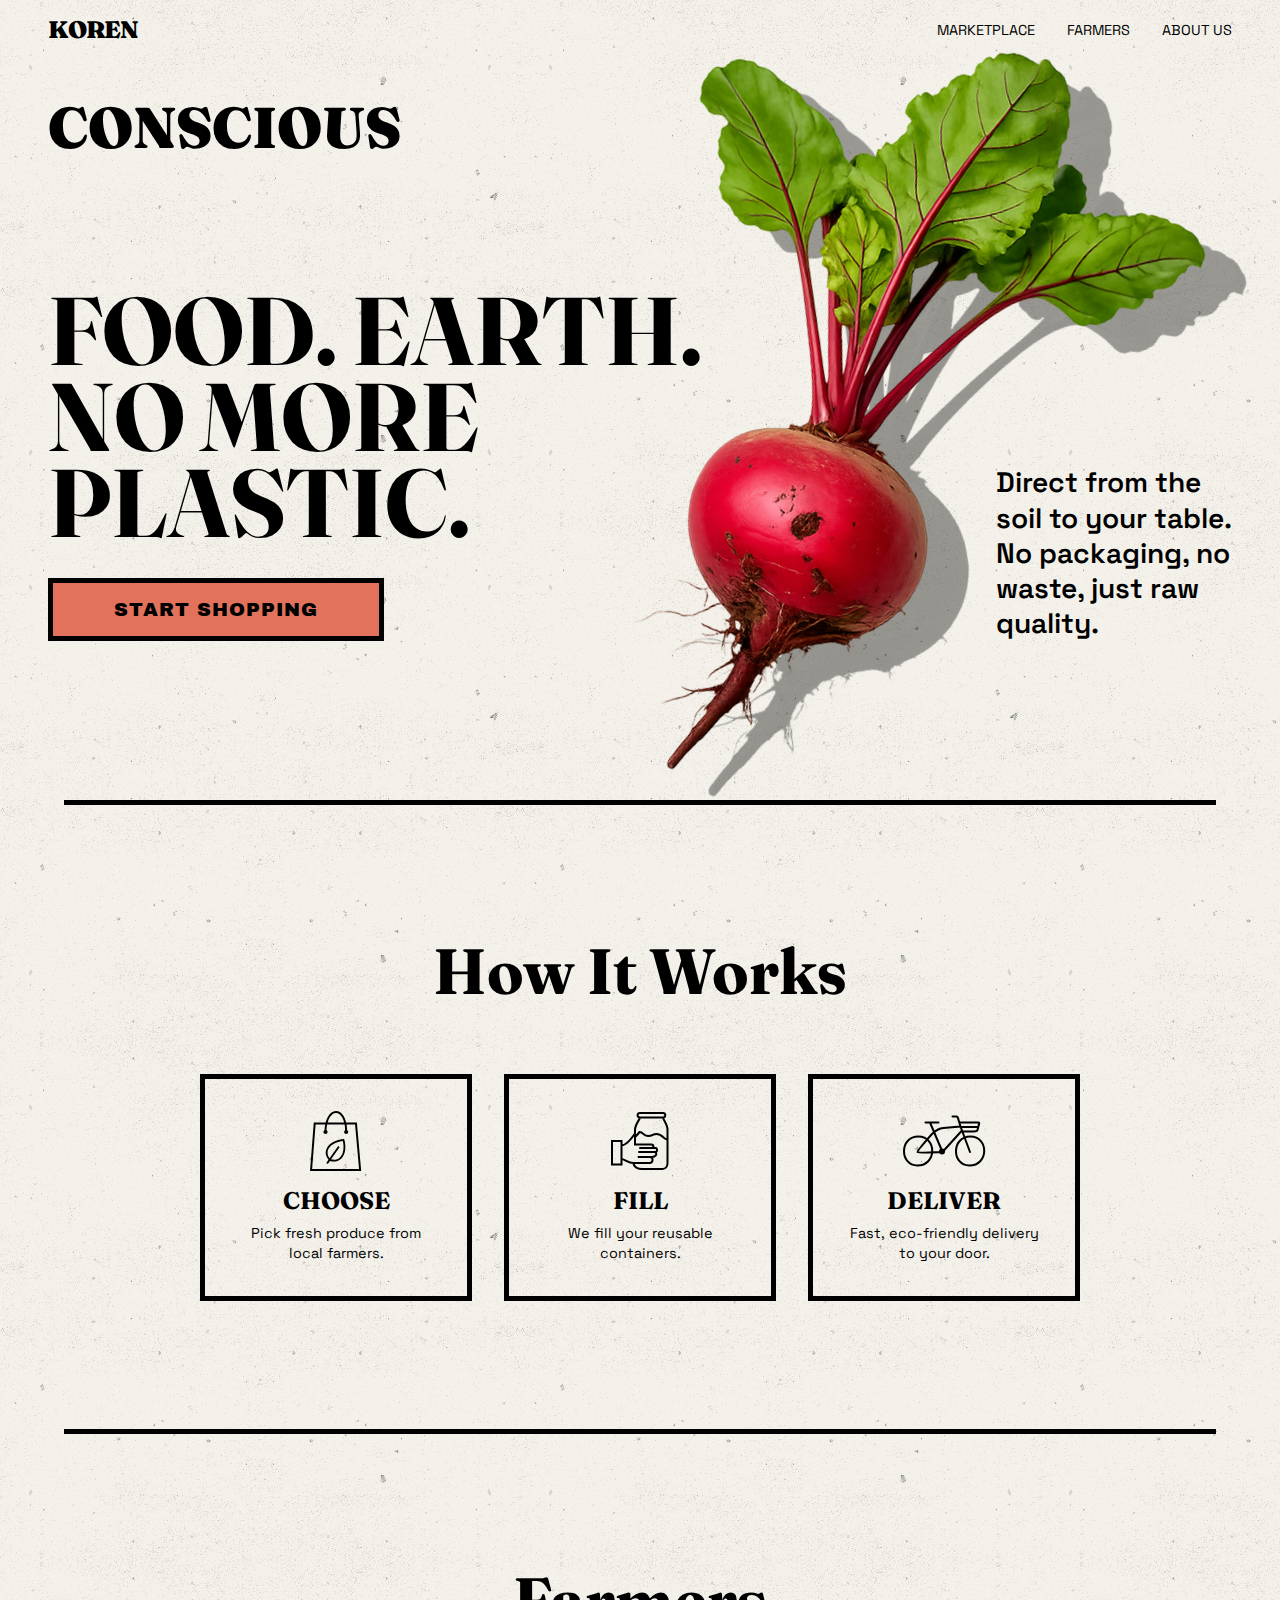
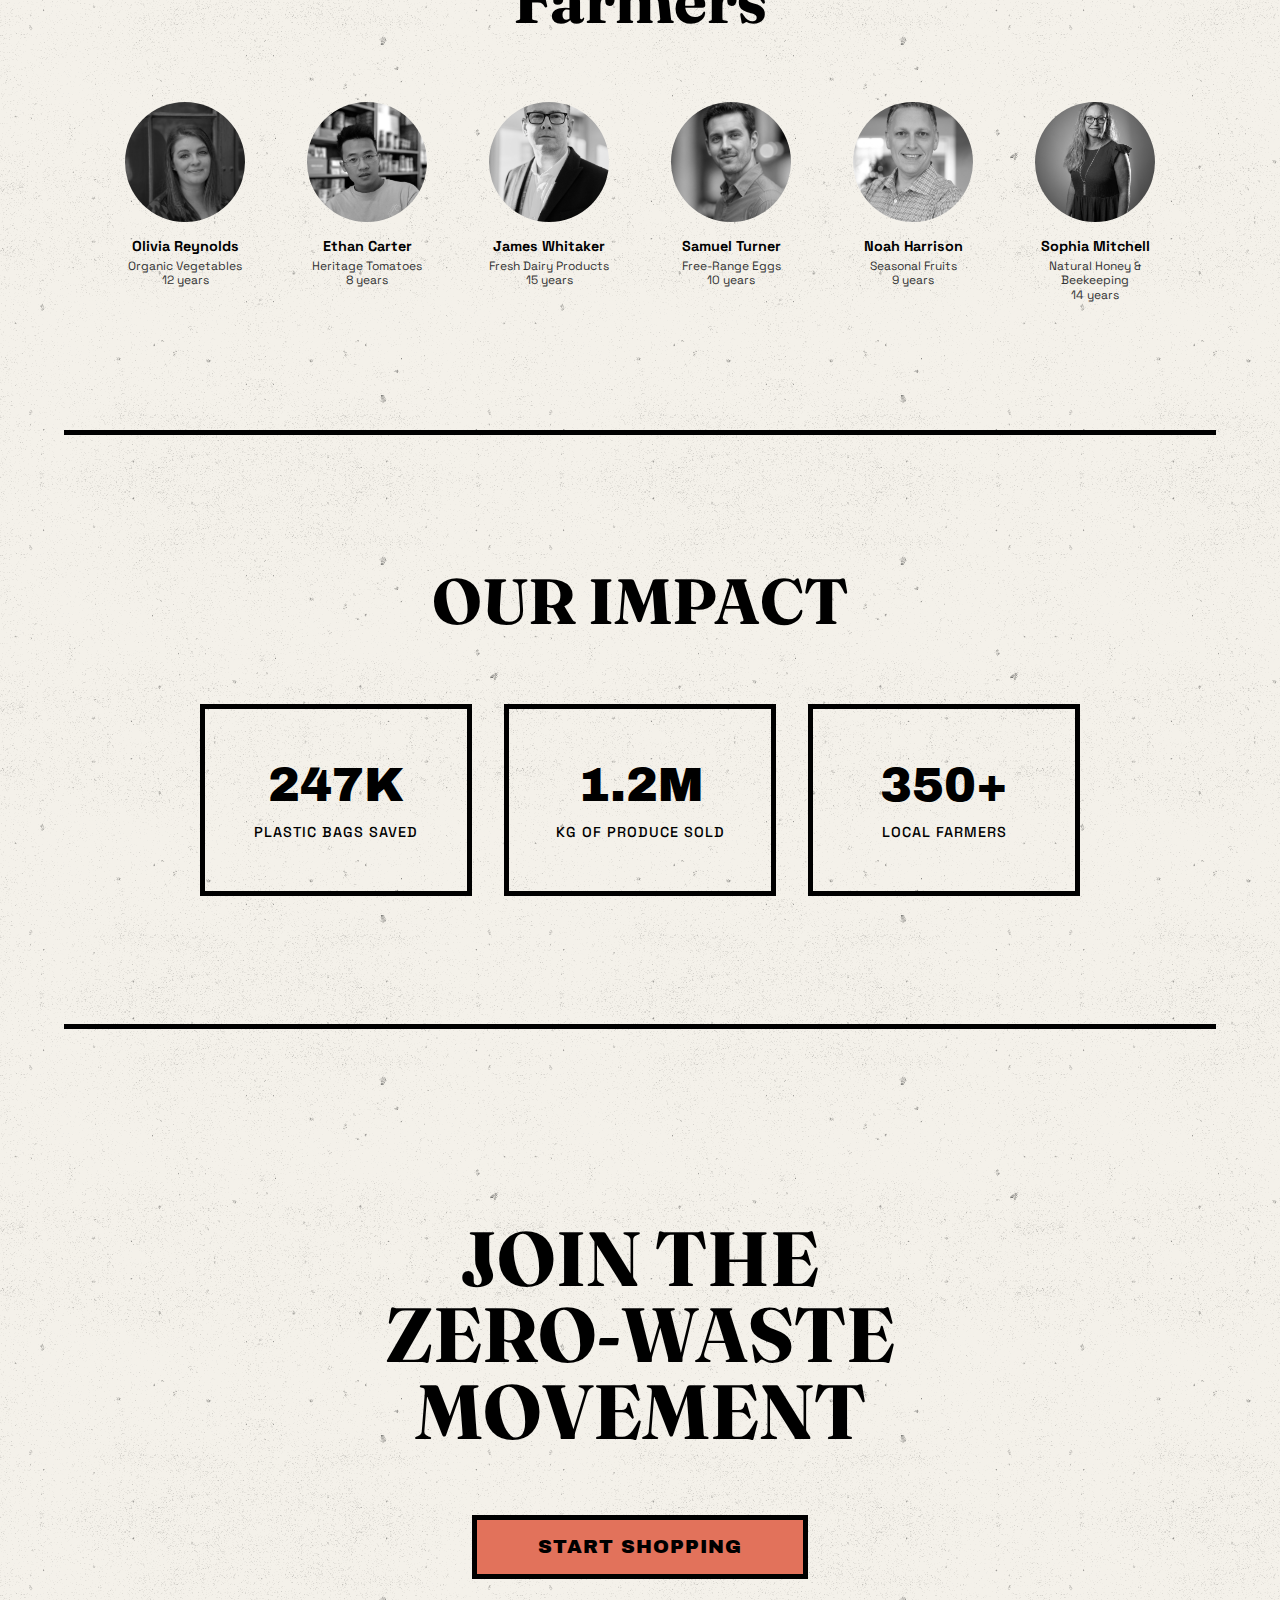
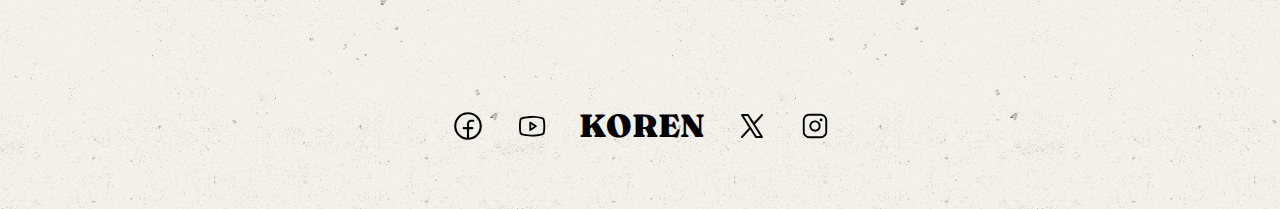
<file: index.html>
<!DOCTYPE html>
<html lang="uk">
<head>
  <meta charset="UTF-8">
  <meta name="viewport" content="width=device-width, initial-scale=1.0">
  <title>Koren - Conscious Food</title>

  <link rel="preconnect" href="https://fonts.googleapis.com">
  <link rel="preconnect" href="https://fonts.gstatic.com" crossorigin>
  <link href="https://fonts.googleapis.com/css2?family=Archivo+Black&family=Fraunces:ital,opsz,wght@0,9..144,100..900;1,9..144,100..900&family=Space+Grotesk:wght@300..700&display=swap" rel="stylesheet">

  <link rel="stylesheet" href="scss/style.css">
</head>
<body>

<nav class="navbar">
  <a href="index.html" class="logo">KOREN</a>
  <div class="nav-links">
    <a href="marketplace.html">MARKETPLACE</a>
    <a href="farmers.html">FARMERS</a>
    <a href="about.html">ABOUT US</a>
  </div>
  <div class="mobile-menu-icon">
    <img src="icons/dots.svg" alt="Menu">
  </div>
</nav>

<header class="hero" data-speed="0.1">
  <div class="hero-container">
    <div class="hero-img-mobile">
      <img src="./images/mobile-image.png" alt="Eco bag with vegetables">
    </div>

    <div class="hero-content">
      <h1 class="hero-title-top">CONSCIOUS</h1>
      <div class="hero-main-row">
        <div class="hero-text-block">
          <h2 class="hero-headline">
            FOOD. EARTH.<br>
            NO MORE<br>
            PLASTIC.
          </h2>
          <a href="marketplace.html" class="btn-primary">START SHOPPING</a>
        </div>

        <div class="hero-img-desktop">
          <img src="./images/desctop-image.png" alt="Fresh Beetroot" class="beet-img">
          <div class="hero-badge">
            <p>Direct from the<br>
              soil to your table.<br>
              No packaging, no<br>
              waste, just raw<br>
              quality.</p>
          </div>
        </div>
      </div>
    </div>
  </div>
</header>

<hr class="divider" style="margin-top: 0.5rem;">

<section class="section how-it-works" data-speed="0.2">
  <h2 class="section-title">How It Works</h2>
  <div class="grid-3">
    <div class="card">
      <div class="icon-box">
        <img src="icons/bag.svg" alt="Choose">
      </div>
      <h3>CHOOSE</h3>
      <p>Pick fresh produce from local farmers.</p>
    </div>
    <div class="card">
      <div class="icon-box">
        <img src="icons/jar.svg" alt="Fill">
      </div>
      <h3>FILL</h3>
      <p>We fill your reusable containers.</p>
    </div>
    <div class="card">
      <div class="icon-box">
        <img src="icons/bike.svg" alt="Deliver">
      </div>
      <h3>DELIVER</h3>
      <p>Fast, eco-friendly delivery to your door.</p>
    </div>
  </div>
</section>

<hr class="divider">

<section class="section farmers" data-speed="0.3">
  <h2 class="section-title">Farmers</h2>
  <div class="farmers-grid">
    <div class="farmer-item">
      <div class="farmer-img"><img src="images/farmers/person-1.jpg" alt="Farmer"></div>
      <h4>Olivia Reynolds</h4>
      <p>Organic Vegetables<br>12 years</p>
    </div>
    <div class="farmer-item">
      <div class="farmer-img"><img src="images/farmers/person-2.jpg" alt="Farmer"></div>
      <h4>Ethan Carter</h4>
      <p>Heritage Tomatoes<br>8 years</p>
    </div>
    <div class="farmer-item">
      <div class="farmer-img"><img src="images/farmers/person-3.jpg" alt="Farmer"></div>
      <h4>James Whitaker</h4>
      <p>Fresh Dairy Products<br>15 years</p>
    </div>
    <div class="farmer-item">
      <div class="farmer-img"><img src="images/farmers/person-4.jpg" alt="Farmer"></div>
      <h4>Samuel Turner</h4>
      <p>Free-Range Eggs<br>10 years</p>
    </div>
    <div class="farmer-item">
      <div class="farmer-img"><img src="images/farmers/perosn-5.jpg" alt="Farmer"></div>
      <h4>Noah Harrison</h4>
      <p>Seasonal Fruits<br>9 years</p>
    </div>
    <div class="farmer-item">
      <div class="farmer-img"><img src="images/farmers/person-6.jpg" alt="Farmer"></div>
      <h4>Sophia Mitchell</h4>
      <p>Natural Honey & Beekeeping<br>14 years</p>
    </div>
  </div>
</section>

<hr class="divider">

<section class="section impact" data-speed="0.15">
  <h2 class="section-title">OUR IMPACT</h2>
  <div class="grid-3">
    <div class="card impact-card">
      <div class="impact-number">247K</div>
      <p class="impact-label">PLASTIC BAGS SAVED</p>
    </div>
    <div class="card impact-card">
      <div class="impact-number">1.2M</div>
      <p class="impact-label">KG OF PRODUCE SOLD</p>
    </div>
    <div class="card impact-card">
      <div class="impact-number">350+</div>
      <p class="impact-label">LOCAL FARMERS</p>
    </div>
  </div>
</section>

<hr class="divider">

<footer class="footer-cta" data-speed="0.1">
  <h2 class="cta-title">
    JOIN THE<br>
    ZERO-WASTE<br>
    MOVEMENT
  </h2>
  <a href="marketplace.html" class="btn-primary">START SHOPPING</a>

  <div class="socials">
    <img src="icons/media/FacebookLogo.svg" alt="Choose">
    <img src="icons/media/YoutubeLogo.svg" alt="Choose">
    <a href="index.html" class="footer-logo">KOREN</a>
    <img src="icons/media/XLogo.svg" alt="Choose">
    <img src="icons/media/InstagramLogo.svg" alt="Choose">
  </div>
</footer>

</body>
</html>
</file>
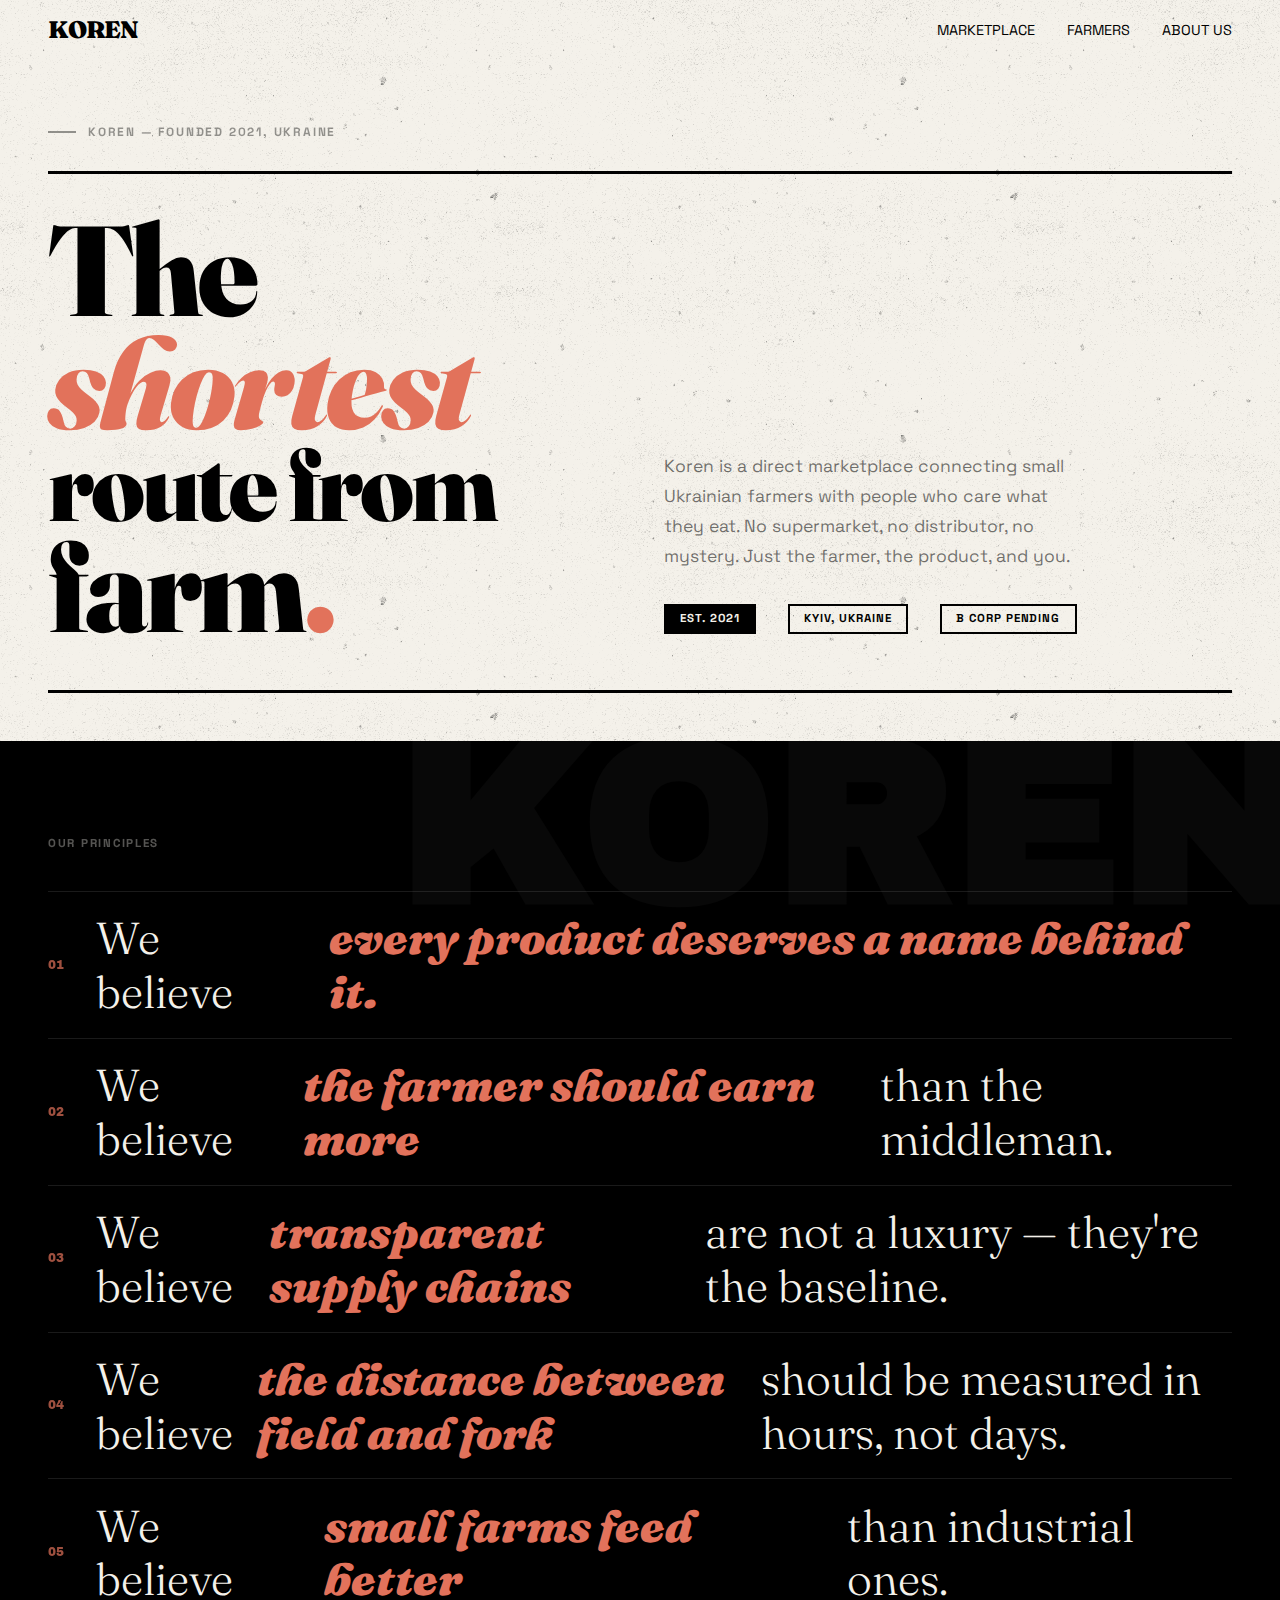
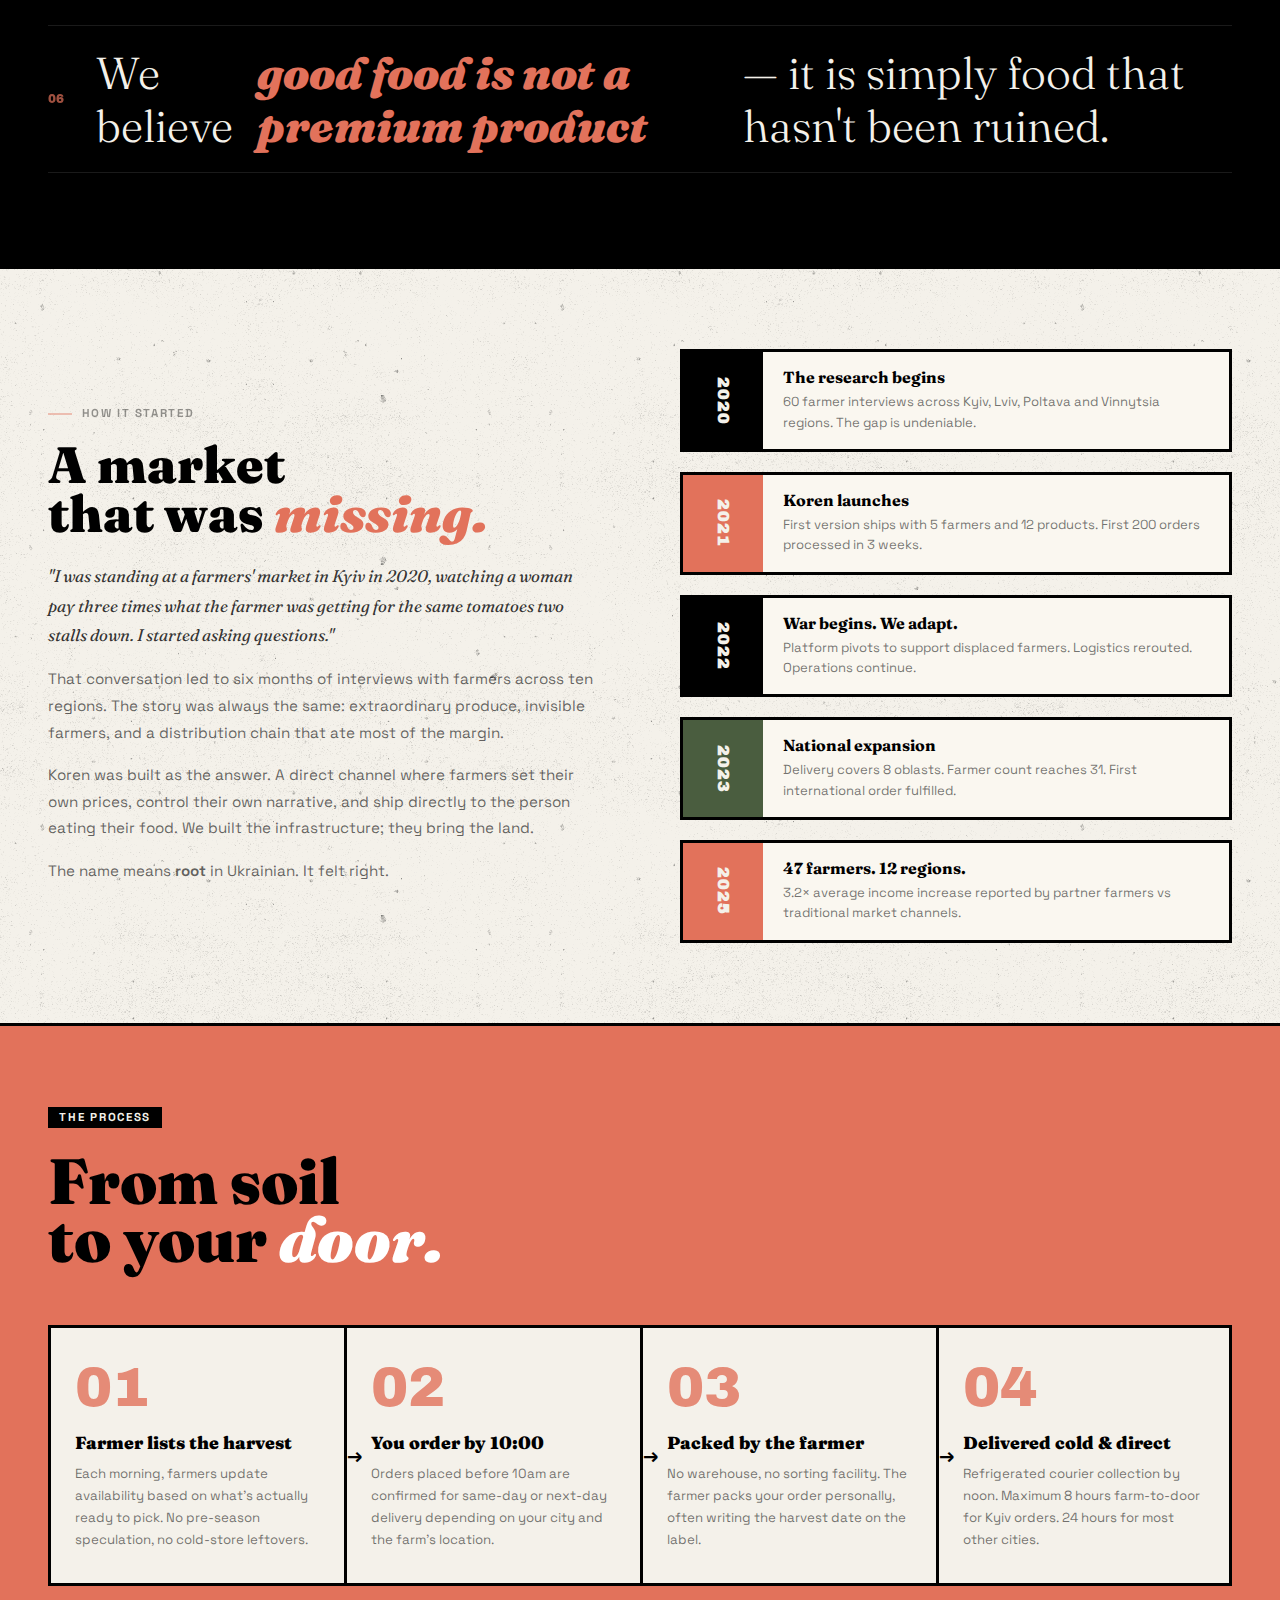
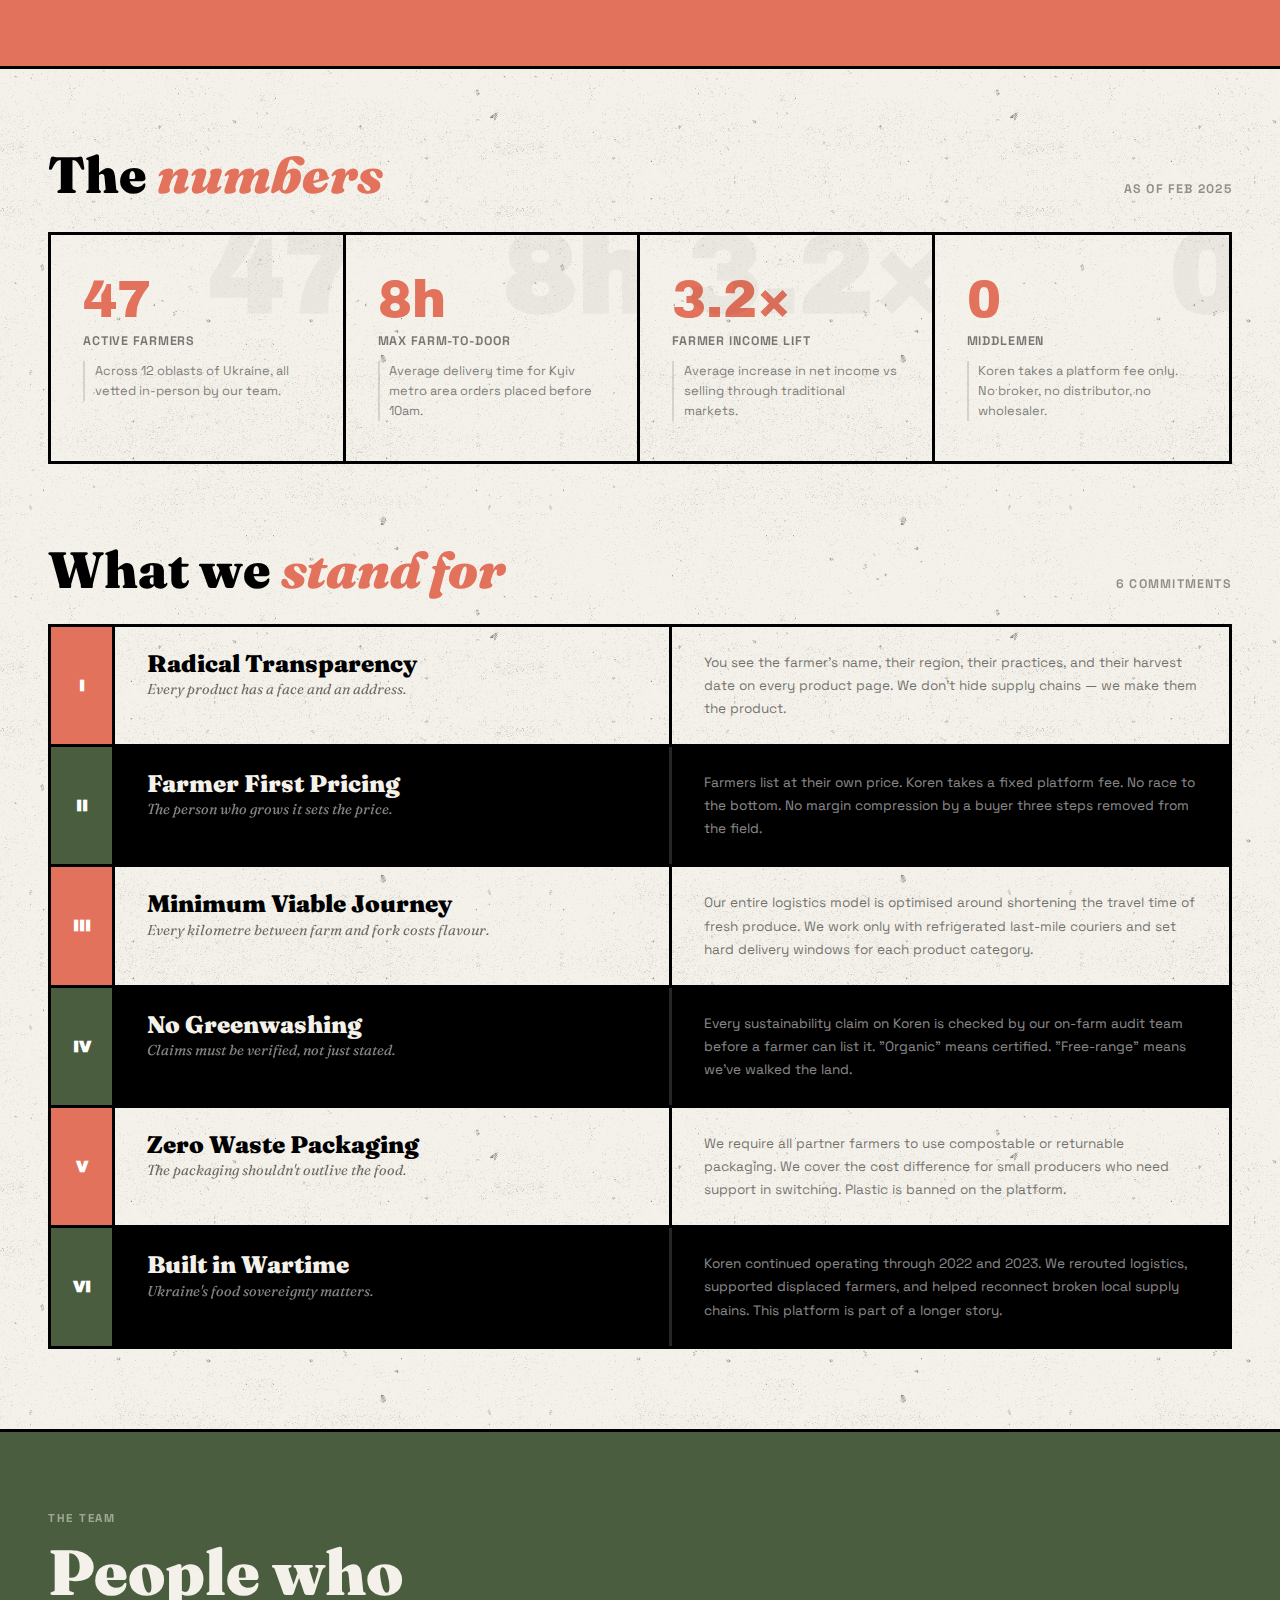
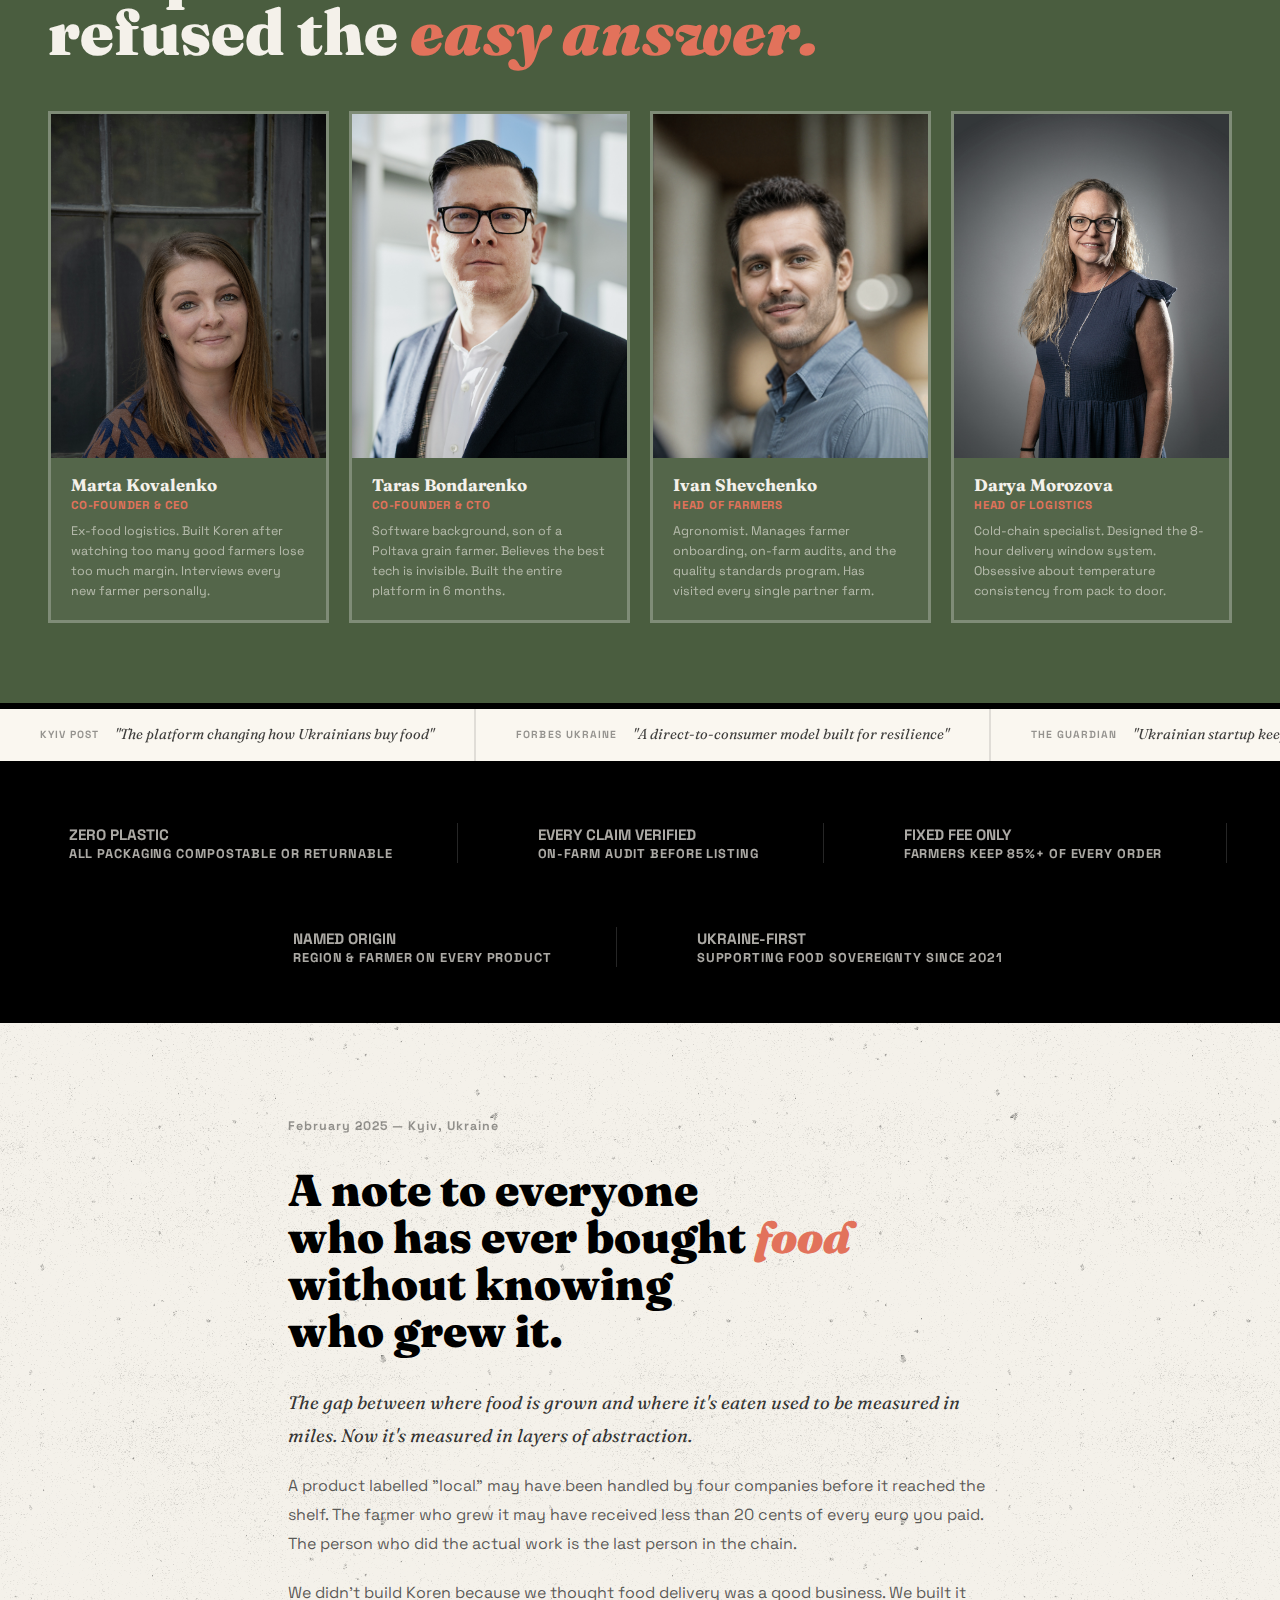
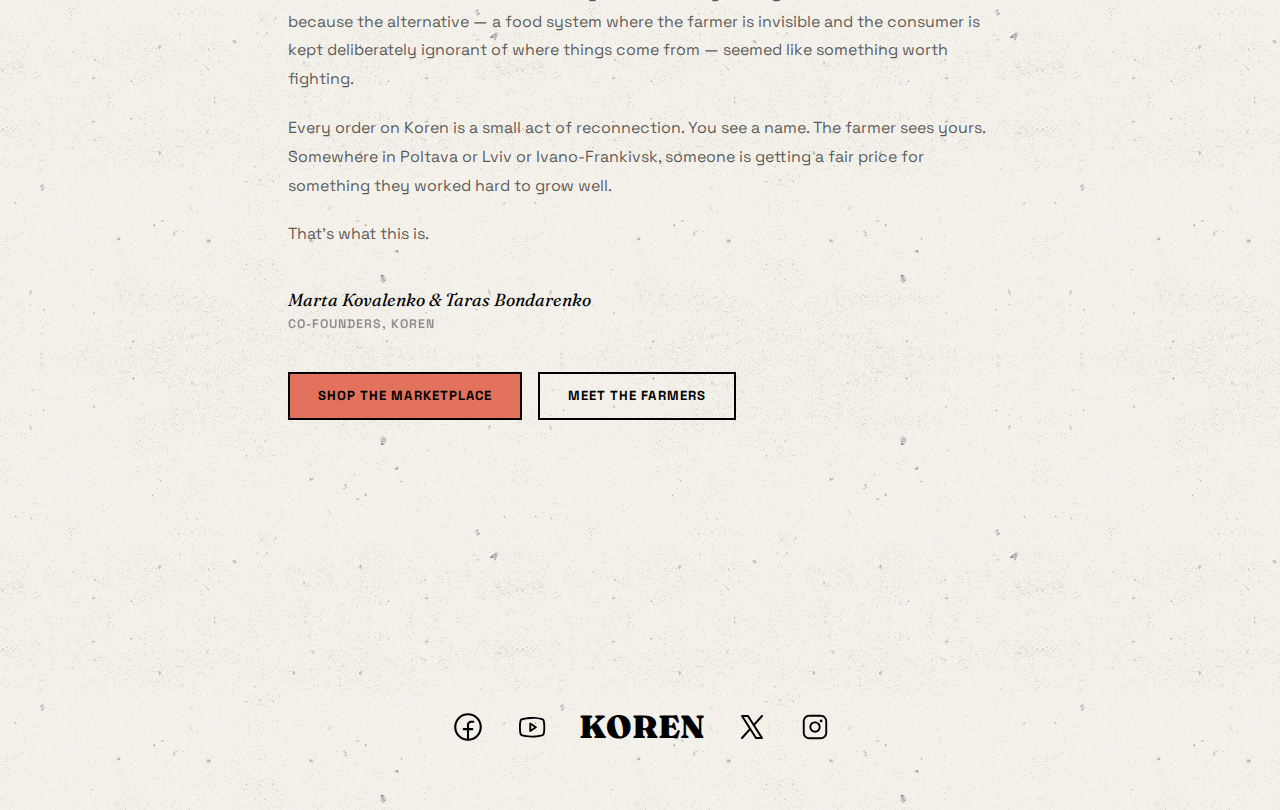
<file: about.html>
<!DOCTYPE html>
<html lang="en">
<head>
    <meta charset="UTF-8">
    <meta name="viewport" content="width=device-width, initial-scale=1.0">
    <title>Koren — About Us</title>
    <link rel="preconnect" href="https://fonts.googleapis.com">
    <link rel="preconnect" href="https://fonts.gstatic.com" crossorigin>
    <link href="https://fonts.googleapis.com/css2?family=Archivo+Black&family=Fraunces:ital,opsz,wght@0,9..144,100..900;1,9..144,100..900&family=Space+Grotesk:wght@300..700&display=swap" rel="stylesheet">
    <link rel="stylesheet" href="scss/style.css">
</head>
<body>

<nav class="navbar">
    <a href="index.html" class="logo">KOREN</a>
    <div class="nav-links">
        <a href="marketplace.html">MARKETPLACE</a>
        <a href="farmers.html">FARMERS</a>
        <a href="about.html" class="active">ABOUT US</a>
    </div>
    <div class="mobile-menu-icon">
        <img src="icons/dots.svg" alt="Menu">
    </div>
</nav>

<div class="about-hero">
    <p class="about-hero__label">Koren &mdash; Founded 2021, Ukraine</p>
    <div class="about-hero__headline">
        <div class="hl-left">
            <span class="hl-word hl-word--xl">The</span>
            <span class="hl-word hl-word--xl hl-word--italic">shortest</span>
            <span class="hl-word hl-word--lg">route from</span>
            <span class="hl-word hl-word--xl">farm<span class="accent-dot">.</span></span>
        </div>
        <div class="hl-right">
            <p class="hl-right__tagline">
                Koren is a direct marketplace connecting small Ukrainian farmers with people who care what they eat. No supermarket, no distributor, no mystery. Just the farmer, the product, and you.
            </p>
            <div class="hl-right__meta">
                <span class="meta-pill meta-pill--filled">Est. 2021</span>
                <span class="meta-pill">Kyiv, Ukraine</span>
                <span class="meta-pill">B Corp pending</span>
            </div>
        </div>
    </div>
</div>

<hr class="section-rule">

<div class="manifesto">
    <div class="manifesto__bg-text">KOREN</div>
    <div class="manifesto__inner">
        <div class="manifesto__label">Our principles</div>
        <div class="manifesto__lines">
            <div class="m-line">
                <span class="m-line__num">01</span>
                We believe <em>every product deserves a name behind it.</em>
            </div>
            <div class="m-line">
                <span class="m-line__num">02</span>
                We believe <em>the farmer should earn more</em> than the middleman.
            </div>
            <div class="m-line">
                <span class="m-line__num">03</span>
                We believe <em>transparent supply chains</em> are not a luxury — they're the baseline.
            </div>
            <div class="m-line">
                <span class="m-line__num">04</span>
                We believe <em>the distance between field and fork</em> should be measured in hours, not days.
            </div>
            <div class="m-line">
                <span class="m-line__num">05</span>
                We believe <em>small farms feed better</em> than industrial ones.
            </div>
            <div class="m-line">
                <span class="m-line__num">06</span>
                We believe <em>good food is not a premium product</em> — it is simply food that hasn't been ruined.
            </div>
        </div>
    </div>
</div>

<div class="origin">
    <div class="origin__left">
        <div class="origin__overline">How it started</div>
        <h2 class="origin__title">A market<br>that was <em>missing.</em></h2>
        <div class="origin__body">
            <p>
                "I was standing at a farmers' market in Kyiv in 2020, watching a woman pay three times what the farmer was getting for the same tomatoes two stalls down. I started asking questions."
            </p>
            <p>
                That conversation led to six months of interviews with farmers across ten regions. The story was always the same: extraordinary produce, invisible farmers, and a distribution chain that ate most of the margin.
            </p>
            <p>
                Koren was built as the answer. A direct channel where farmers set their own prices, control their own narrative, and ship directly to the person eating their food. We built the infrastructure; they bring the land.
            </p>
            <p>
                The name means <strong>root</strong> in Ukrainian. It felt right.
            </p>
        </div>
    </div>
    <div class="origin__right">
        <div class="year-card">
            <div class="year-card__year">2020</div>
            <div class="year-card__body">
                <div class="year-card__event">The research begins</div>
                <div class="year-card__detail">60 farmer interviews across Kyiv, Lviv, Poltava and Vinnytsia regions. The gap is undeniable.</div>
            </div>
        </div>
        <div class="year-card year-card--coral">
            <div class="year-card__year">2021</div>
            <div class="year-card__body">
                <div class="year-card__event">Koren launches</div>
                <div class="year-card__detail">First version ships with 5 farmers and 12 products. First 200 orders processed in 3 weeks.</div>
            </div>
        </div>
        <div class="year-card">
            <div class="year-card__year">2022</div>
            <div class="year-card__body">
                <div class="year-card__event">War begins. We adapt.</div>
                <div class="year-card__detail">Platform pivots to support displaced farmers. Logistics rerouted. Operations continue.</div>
            </div>
        </div>
        <div class="year-card year-card--green">
            <div class="year-card__year">2023</div>
            <div class="year-card__body">
                <div class="year-card__event">National expansion</div>
                <div class="year-card__detail">Delivery covers 8 oblasts. Farmer count reaches 31. First international order fulfilled.</div>
            </div>
        </div>
        <div class="year-card year-card--coral">
            <div class="year-card__year">2025</div>
            <div class="year-card__body">
                <div class="year-card__event">47 farmers. 12 regions.</div>
                <div class="year-card__detail">3.2× average income increase reported by partner farmers vs traditional market channels.</div>
            </div>
        </div>
    </div>
</div>

<div class="how-section">
    <div class="how-section__inner">
        <div class="how-section__label">The process</div>
        <h2 class="how-section__title">From soil<br>to your <em>door.</em></h2>
        <div class="how-steps">
            <div class="how-step">
                <div class="how-step__num">01</div>
                <div class="how-step__icon"></div>
                <div class="how-step__title">Farmer lists the harvest</div>
                <div class="how-step__desc">Each morning, farmers update availability based on what's actually ready to pick. No pre-season speculation, no cold-store leftovers.</div>
                <div class="how-step__connector">→</div>
            </div>
            <div class="how-step">
                <div class="how-step__num">02</div>
                <div class="how-step__icon"></div>
                <div class="how-step__title">You order by 10:00</div>
                <div class="how-step__desc">Orders placed before 10am are confirmed for same-day or next-day delivery depending on your city and the farm's location.</div>
                <div class="how-step__connector">→</div>
            </div>
            <div class="how-step">
                <div class="how-step__num">03</div>
                <div class="how-step__icon"></div>
                <div class="how-step__title">Packed by the farmer</div>
                <div class="how-step__desc">No warehouse, no sorting facility. The farmer packs your order personally, often writing the harvest date on the label.</div>
                <div class="how-step__connector">→</div>
            </div>
            <div class="how-step">
                <div class="how-step__num">04</div>
                <div class="how-step__icon"></div>
                <div class="how-step__title">Delivered cold & direct</div>
                <div class="how-step__desc">Refrigerated courier collection by noon. Maximum 8 hours farm-to-door for Kyiv orders. 24 hours for most other cities.</div>
            </div>
        </div>
    </div>
</div>

<div class="numbers-section">
    <div class="section-header section-header--flush">
        <h2 class="section-header__title">The <em>numbers</em></h2>
        <span class="numbers-aside-lbl">As of Feb 2025</span>
    </div>
    <div class="numbers-grid">
        <div class="n-cell">
            <div class="n-cell__bg">47</div>
            <div class="n-cell__val">47</div>
            <div class="n-cell__lbl">Active Farmers</div>
            <div class="n-cell__note">Across 12 oblasts of Ukraine, all vetted in-person by our team.</div>
        </div>
        <div class="n-cell">
            <div class="n-cell__bg">8h</div>
            <div class="n-cell__val">8h</div>
            <div class="n-cell__lbl">Max Farm-to-Door</div>
            <div class="n-cell__note">Average delivery time for Kyiv metro area orders placed before 10am.</div>
        </div>
        <div class="n-cell">
            <div class="n-cell__bg">3.2×</div>
            <div class="n-cell__val">3.2×</div>
            <div class="n-cell__lbl">Farmer Income Lift</div>
            <div class="n-cell__note">Average increase in net income vs selling through traditional markets.</div>
        </div>
        <div class="n-cell">
            <div class="n-cell__bg">0</div>
            <div class="n-cell__val">0</div>
            <div class="n-cell__lbl">Middlemen</div>
            <div class="n-cell__note">Koren takes a platform fee only. No broker, no distributor, no wholesaler.</div>
        </div>
    </div>
</div>

<div class="values-section">
    <div class="values-section__header">
        <h2 class="values-section__title">What we <em>stand for</em></h2>
        <span class="values-section__sub">6 commitments</span>
    </div>
    <div class="values-list">
        <div class="value-row">
            <div class="value-row__num">I</div>
            <div class="value-row__main">
                <div class="value-row__name">Radical Transparency</div>
                <div class="value-row__tagline">Every product has a face and an address.</div>
            </div>
            <div class="value-row__desc">You see the farmer's name, their region, their practices, and their harvest date on every product page. We don't hide supply chains — we make them the product.</div>
        </div>
        <div class="value-row value-row--alt">
            <div class="value-row__num">II</div>
            <div class="value-row__main">
                <div class="value-row__name">Farmer First Pricing</div>
                <div class="value-row__tagline">The person who grows it sets the price.</div>
            </div>
            <div class="value-row__desc">Farmers list at their own price. Koren takes a fixed platform fee. No race to the bottom. No margin compression by a buyer three steps removed from the field.</div>
        </div>
        <div class="value-row">
            <div class="value-row__num">III</div>
            <div class="value-row__main">
                <div class="value-row__name">Minimum Viable Journey</div>
                <div class="value-row__tagline">Every kilometre between farm and fork costs flavour.</div>
            </div>
            <div class="value-row__desc">Our entire logistics model is optimised around shortening the travel time of fresh produce. We work only with refrigerated last-mile couriers and set hard delivery windows for each product category.</div>
        </div>
        <div class="value-row value-row--alt">
            <div class="value-row__num">IV</div>
            <div class="value-row__main">
                <div class="value-row__name">No Greenwashing</div>
                <div class="value-row__tagline">Claims must be verified, not just stated.</div>
            </div>
            <div class="value-row__desc">Every sustainability claim on Koren is checked by our on-farm audit team before a farmer can list it. "Organic" means certified. "Free-range" means we've walked the land.</div>
        </div>
        <div class="value-row">
            <div class="value-row__num">V</div>
            <div class="value-row__main">
                <div class="value-row__name">Zero Waste Packaging</div>
                <div class="value-row__tagline">The packaging shouldn't outlive the food.</div>
            </div>
            <div class="value-row__desc">We require all partner farmers to use compostable or returnable packaging. We cover the cost difference for small producers who need support in switching. Plastic is banned on the platform.</div>
        </div>
        <div class="value-row value-row--alt">
            <div class="value-row__num">VI</div>
            <div class="value-row__main">
                <div class="value-row__name">Built in Wartime</div>
                <div class="value-row__tagline">Ukraine's food sovereignty matters.</div>
            </div>
            <div class="value-row__desc">Koren continued operating through 2022 and 2023. We rerouted logistics, supported displaced farmers, and helped reconnect broken local supply chains. This platform is part of a longer story.</div>
        </div>
    </div>
</div>

<div class="team-section">
    <div class="team-section__inner">
        <div class="team-section__label">The team</div>
        <h2 class="team-section__title">People who<br>refused the <em>easy answer.</em></h2>
        <div class="team-grid">
            <div class="team-card">
                <div class="team-card__photo">
                    <img src="images/farmers/person-1.jpg" alt="Marta Kovalenko">
                </div>
                <div class="team-card__body">
                    <div class="team-card__name">Marta Kovalenko</div>
                    <div class="team-card__role">Co-founder &amp; CEO</div>
                    <div class="team-card__bio">Ex-food logistics. Built Koren after watching too many good farmers lose too much margin. Interviews every new farmer personally.</div>
                </div>
            </div>
            <div class="team-card">
                <div class="team-card__photo">
                    <img src="images/farmers/person-3.jpg" alt="Taras Bondarenko">
                </div>
                <div class="team-card__body">
                    <div class="team-card__name">Taras Bondarenko</div>
                    <div class="team-card__role">Co-founder &amp; CTO</div>
                    <div class="team-card__bio">Software background, son of a Poltava grain farmer. Believes the best tech is invisible. Built the entire platform in 6 months.</div>
                </div>
            </div>
            <div class="team-card">
                <div class="team-card__photo">
                    <img src="images/farmers/person-4.jpg" alt="Ivan Shevchenko">
                </div>
                <div class="team-card__body">
                    <div class="team-card__name">Ivan Shevchenko</div>
                    <div class="team-card__role">Head of Farmers</div>
                    <div class="team-card__bio">Agronomist. Manages farmer onboarding, on-farm audits, and the quality standards program. Has visited every single partner farm.</div>
                </div>
            </div>
            <div class="team-card">
                <div class="team-card__photo">
                    <img src="images/farmers/person-6.jpg" alt="Darya Morozova">
                </div>
                <div class="team-card__body">
                    <div class="team-card__name">Darya Morozova</div>
                    <div class="team-card__role">Head of Logistics</div>
                    <div class="team-card__bio">Cold-chain specialist. Designed the 8-hour delivery window system. Obsessive about temperature consistency from pack to door.</div>
                </div>
            </div>
        </div>
    </div>
</div>

<div class="press-ticker-wrap">
    <div class="press-ticker-track">
        <div class="press-item">
            <span class="press-item__source">Kyiv Post</span>
            <span class="press-item__quote">"The platform changing how Ukrainians buy food"</span>
        </div>
        <div class="press-item">
            <span class="press-item__source">Forbes Ukraine</span>
            <span class="press-item__quote">"A direct-to-consumer model built for resilience"</span>
        </div>
        <div class="press-item">
            <span class="press-item__source">The Guardian</span>
            <span class="press-item__quote">"Ukrainian startup keeps local farmers connected"</span>
        </div>
        <div class="press-item">
            <span class="press-item__source">TechCrunch</span>
            <span class="press-item__quote">"Koren is solving distribution, not disrupting it"</span>
        </div>
        <div class="press-item">
            <span class="press-item__source">Wired</span>
            <span class="press-item__quote">"The radical simplicity of farm-direct commerce"</span>
        </div>
        <div class="press-item">
            <span class="press-item__source">Bloomberg</span>
            <span class="press-item__quote">"Feeding Ukraine's food sovereignty movement"</span>
        </div>
        <div class="press-item">
            <span class="press-item__source">Kyiv Post</span>
            <span class="press-item__quote">"The platform changing how Ukrainians buy food"</span>
        </div>
        <div class="press-item">
            <span class="press-item__source">Forbes Ukraine</span>
            <span class="press-item__quote">"A direct-to-consumer model built for resilience"</span>
        </div>
        <div class="press-item">
            <span class="press-item__source">The Guardian</span>
            <span class="press-item__quote">"Ukrainian startup keeps local farmers connected"</span>
        </div>
        <div class="press-item">
            <span class="press-item__source">TechCrunch</span>
            <span class="press-item__quote">"Koren is solving distribution, not disrupting it"</span>
        </div>
        <div class="press-item">
            <span class="press-item__source">Wired</span>
            <span class="press-item__quote">"The radical simplicity of farm-direct commerce"</span>
        </div>
        <div class="press-item">
            <span class="press-item__source">Bloomberg</span>
            <span class="press-item__quote">"Feeding Ukraine's food sovereignty movement"</span>
        </div>
    </div>
</div>

<div class="pledge-strip">
    <div class="pledge-item">
        <span class="pledge-item__icon"></span>
        <div class="pledge-item__text">
            <strong>Zero plastic</strong>
            All packaging compostable or returnable
        </div>
    </div>
    <div class="pledge-divider"></div>
    <div class="pledge-item">
        <span class="pledge-item__icon"></span>
        <div class="pledge-item__text">
            <strong>Every claim verified</strong>
            On-farm audit before listing
        </div>
    </div>
    <div class="pledge-divider"></div>
    <div class="pledge-item">
        <span class="pledge-item__icon"></span>
        <div class="pledge-item__text">
            <strong>Fixed fee only</strong>
            Farmers keep 85%+ of every order
        </div>
    </div>
    <div class="pledge-divider"></div>
    <div class="pledge-item">
        <span class="pledge-item__icon"></span>
        <div class="pledge-item__text">
            <strong>Named origin</strong>
            Region &amp; farmer on every product
        </div>
    </div>
    <div class="pledge-divider"></div>
    <div class="pledge-item">
        <span class="pledge-item__icon"></span>
        <div class="pledge-item__text">
            <strong>Ukraine-first</strong>
            Supporting food sovereignty since 2021
        </div>
    </div>
</div>

<div class="letter-section">
    <div class="letter-section__date">February 2025 &mdash; Kyiv, Ukraine</div>
    <h2 class="letter-section__title">
        A note to everyone<br>
        who has ever bought <em>food</em><br>
        without knowing<br>who grew it.
    </h2>
    <div class="letter-section__body">
        <p>
            The gap between where food is grown and where it's eaten used to be measured in miles. Now it's measured in layers of abstraction.
        </p>
        <p>
            A product labelled "local" may have been handled by four companies before it reached the shelf. The farmer who grew it may have received less than 20 cents of every euro you paid. The person who did the actual work is the last person in the chain.
        </p>
        <p>
            We didn't build Koren because we thought food delivery was a good business. We built it because the alternative — a food system where the farmer is invisible and the consumer is kept deliberately ignorant of where things come from — seemed like something worth fighting.
        </p>
        <p>
            Every order on Koren is a small act of reconnection. You see a name. The farmer sees yours. Somewhere in Poltava or Lviv or Ivano-Frankivsk, someone is getting a fair price for something they worked hard to grow well.
        </p>
        <p>
            That's what this is.
        </p>
    </div>
    <div class="letter-section__sig">Marta Kovalenko &amp; Taras Bondarenko</div>
    <div class="letter-section__sig-role">Co-Founders, Koren</div>
    <div class="letter-section__actions">
        <a href="marketplace.html"><button class="btn-primary-page">Shop the Marketplace</button></a>
        <a href="farmers.html"><button class="btn-secondary-page">Meet the Farmers</button></a>
    </div>
</div>

<footer class="footer-cta">
    <div class="socials">
        <img src="icons/media/FacebookLogo.svg" alt="Facebook">
        <img src="icons/media/YoutubeLogo.svg" alt="Youtube">
        <a href="index.html" class="footer-logo">KOREN</a>
        <img src="icons/media/XLogo.svg" alt="X">
        <img src="icons/media/InstagramLogo.svg" alt="Instagram">
    </div>
</footer>

</body>
</html>
</file>
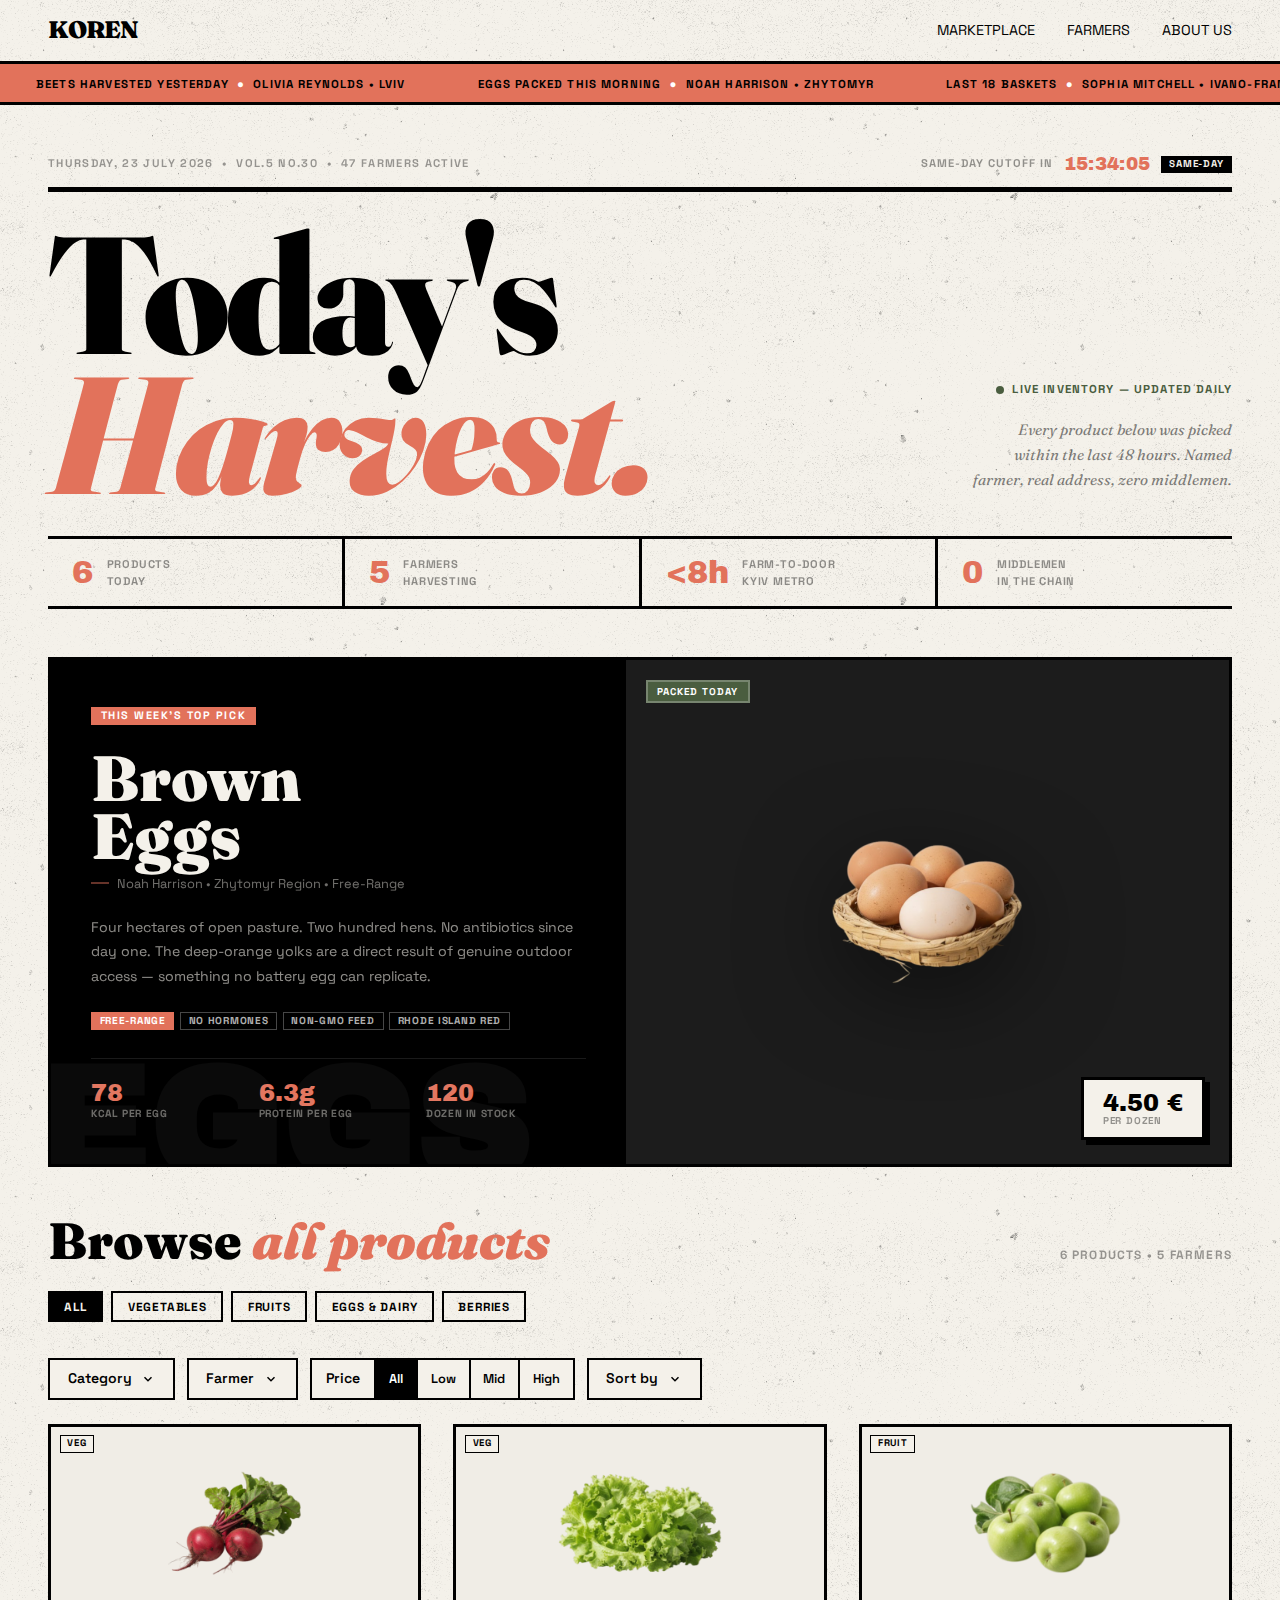
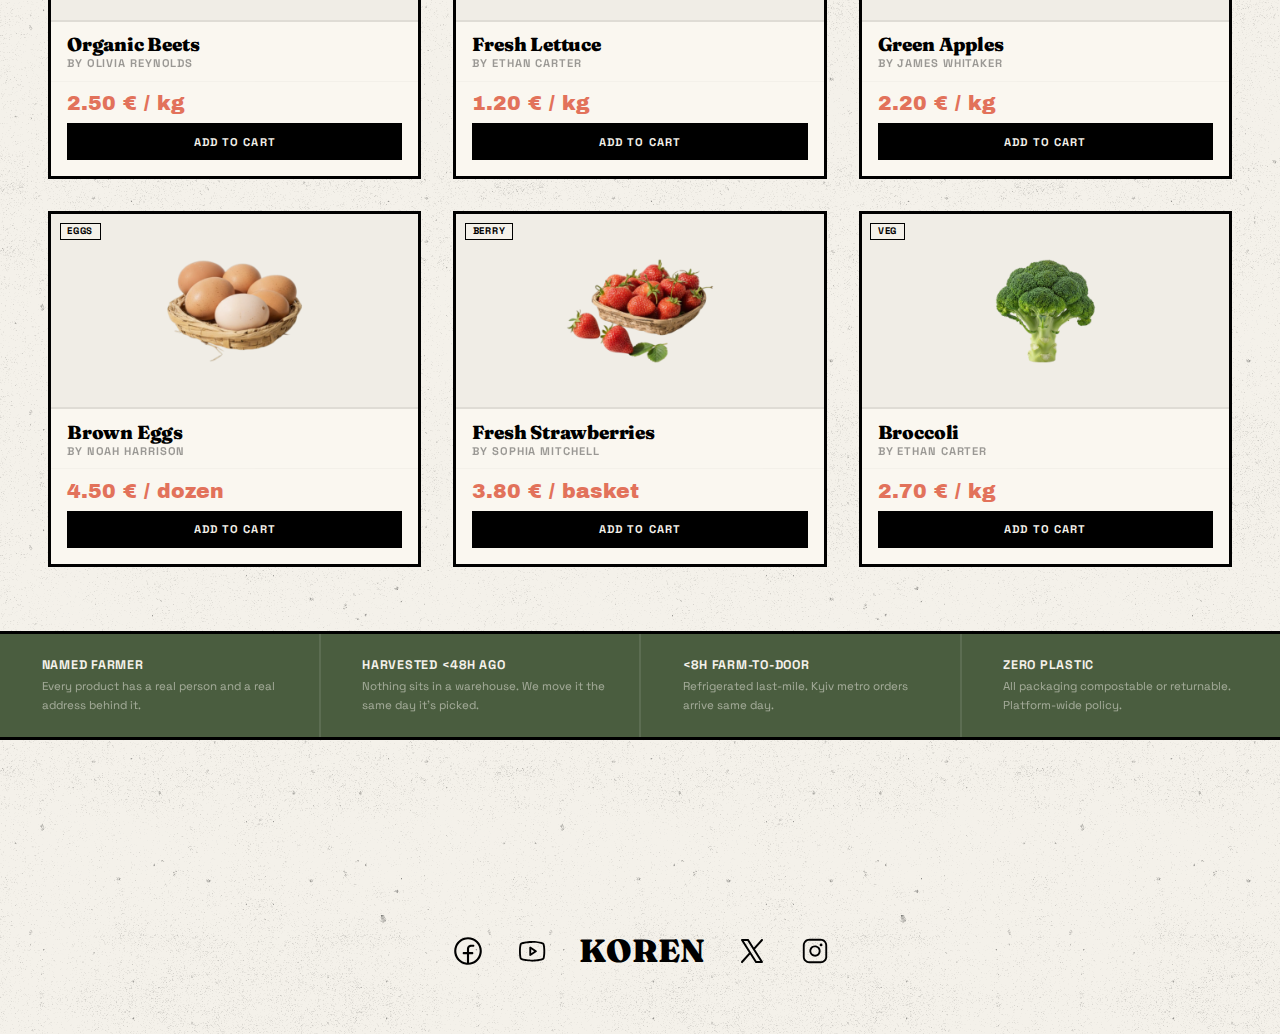
<file: marketplace.html>
<!DOCTYPE html>
<html lang="uk">
<head>
  <meta charset="UTF-8">
  <meta name="viewport" content="width=device-width, initial-scale=1.0">
  <title>Koren &mdash; Today's Harvest</title>
  <link rel="preconnect" href="https://fonts.googleapis.com">
  <link rel="preconnect" href="https://fonts.gstatic.com" crossorigin>
  <link href="https://fonts.googleapis.com/css2?family=Archivo+Black&family=Fraunces:ital,opsz,wght@0,9..144,100..900;1,9..144,100..900&family=Space+Grotesk:wght@300..700&display=swap" rel="stylesheet">
  <link rel="stylesheet" href="scss/style.css">
</head>
<body>

<nav class="navbar">
  <a href="index.html" class="logo">KOREN</a>
  <div class="nav-links">
    <a href="marketplace.html">MARKETPLACE</a>
    <a href="farmers.html">FARMERS</a>
    <a href="about.html">ABOUT US</a>
  </div>
  <div class="mobile-menu-icon"><img src="icons/dots.svg" alt="Menu"></div>
</nav>

<div class="harvest-ticker">
  <div class="harvest-ticker__track">
    <span class="hticker-item">Beets harvested yesterday <span class="hticker-sep">&#9679;</span> Olivia Reynolds &bull; Lviv</span>
    <span class="hticker-item">Eggs packed this morning <span class="hticker-sep">&#9679;</span> Noah Harrison &bull; Zhytomyr</span>
    <span class="hticker-item">Last 18 baskets <span class="hticker-sep">&#9679;</span> Sophia Mitchell &bull; Ivano-Frankivsk</span>
    <span class="hticker-item">Broccoli &mdash; 52 kg in stock <span class="hticker-sep">&#9679;</span> Ethan Carter &bull; Poltava</span>
    <span class="hticker-item">Green Apples &mdash; bestseller this week <span class="hticker-sep">&#9679;</span> James Whitaker &bull; Vinnytsia</span>
    <span class="hticker-item">Order cutoff today at 10:00 for same-day delivery</span>
    <span class="hticker-item">Beets harvested yesterday <span class="hticker-sep">&#9679;</span> Olivia Reynolds &bull; Lviv</span>
    <span class="hticker-item">Eggs packed this morning <span class="hticker-sep">&#9679;</span> Noah Harrison &bull; Zhytomyr</span>
    <span class="hticker-item">Last 18 baskets <span class="hticker-sep">&#9679;</span> Sophia Mitchell &bull; Ivano-Frankivsk</span>
    <span class="hticker-item">Broccoli &mdash; 52 kg in stock <span class="hticker-sep">&#9679;</span> Ethan Carter &bull; Poltava</span>
    <span class="hticker-item">Green Apples &mdash; bestseller this week <span class="hticker-sep">&#9679;</span> James Whitaker &bull; Vinnytsia</span>
    <span class="hticker-item">Order cutoff today at 10:00 for same-day delivery</span>
  </div>
</div>

<div class="mkt-hero">
  <div class="mkt-masthead">
    <div class="mkt-masthead__edition" id="heroDate">Saturday, 21 February 2026 &nbsp;&bull;&nbsp; Vol.5 No.52 &nbsp;&bull;&nbsp; 47 Farmers Active</div>
    <div class="mkt-masthead__cutoff">
      <span class="cutoff-label">Same-day cutoff in</span>
      <span class="cutoff-timer" id="countdownTimer">00:00:00</span>
      <span class="cutoff-badge">same-day</span>
    </div>
  </div>
  <div class="mkt-headline">
    <h1 class="mkt-headline__title">Today's<br><em>Harvest.</em></h1>
    <div class="mkt-headline__aside">
      <div class="live-pill">
        <span class="live-dot"></span>
        <span>Live inventory &mdash; updated daily</span>
      </div>
      <p class="mkt-headline__tagline">
        Every product below was picked within the last 48 hours. Named farmer, real address, zero middlemen.
      </p>
    </div>
  </div>
  <div class="mkt-stats">
    <div class="mkt-stat">
      <div class="mkt-stat__val">6</div>
      <div class="mkt-stat__lbl">Products<br>today</div>
    </div>
    <div class="mkt-stat">
      <div class="mkt-stat__val">5</div>
      <div class="mkt-stat__lbl">Farmers<br>harvesting</div>
    </div>
    <div class="mkt-stat">
      <div class="mkt-stat__val">&lt;8h</div>
      <div class="mkt-stat__lbl">Farm-to-door<br>Kyiv metro</div>
    </div>
    <div class="mkt-stat">
      <div class="mkt-stat__val">0</div>
      <div class="mkt-stat__lbl">Middlemen<br>in the chain</div>
    </div>
  </div>
</div>

<div class="fp-section">
  <div class="fp-spread">
    <div class="fp-left">
      <div class="fp-left__wm">EGGS</div>
      <div>
        <div class="fp-label">This week&rsquo;s top pick</div>
        <h2 class="fp-name">Brown<br>Eggs</h2>
        <div class="fp-byline">Noah Harrison &bull; Zhytomyr Region &bull; Free-Range</div>
        <p class="fp-desc">Four hectares of open pasture. Two hundred hens. No antibiotics since day one. The deep-orange yolks are a direct result of genuine outdoor access &mdash; something no battery egg can replicate.</p>
        <div class="fp-tags">
          <span class="fp-tag fp-tag--solid">Free-Range</span>
          <span class="fp-tag">No Hormones</span>
          <span class="fp-tag">Non-GMO Feed</span>
          <span class="fp-tag">Rhode Island Red</span>
        </div>
      </div>
      <div class="fp-stats">
        <div><span class="fp-stat__val">78</span><span class="fp-stat__lbl">kcal per egg</span></div>
        <div><span class="fp-stat__val">6.3g</span><span class="fp-stat__lbl">protein per egg</span></div>
        <div><span class="fp-stat__val">120</span><span class="fp-stat__lbl">dozen in stock</span></div>
      </div>
    </div>
    <div class="fp-right">
      <div class="fp-right__badge">Packed Today</div>
      <img src="images/products/eggs.png" alt="Brown Eggs">
      <div class="fp-right__price">4.50 &euro;<small>per dozen</small></div>
    </div>
  </div>
</div>

<div class="browse-section">
  <div class="browse-top">
    <h2 class="browse-title">Browse <em>all products</em></h2>
    <span class="browse-count">6 products &bull; 5 farmers</span>
  </div>
  <div class="cat-chips" id="catChips">
    <button class="cat-chip is-active" data-cat="all">All</button>
    <button class="cat-chip" data-cat="vegetables">Vegetables</button>
    <button class="cat-chip" data-cat="fruits">Fruits</button>
    <button class="cat-chip" data-cat="eggs-dairy">Eggs &amp; Dairy</button>
    <button class="cat-chip" data-cat="berries">Berries</button>
  </div>
</div>

<section class="marketplace-header">
  <div class="filter-bar">
    <div class="filter-item dropdown" data-filter="category">
      <span class="filter-label">Category</span>
      <svg class="chevron" viewBox="0 0 24 24" fill="none" stroke="currentColor" stroke-width="2.5"><polyline points="6 9 12 15 18 9"/></svg>
      <div class="dropdown-panel">
        <button class="dropdown-opt is-active" data-value="all">All categories</button>
        <button class="dropdown-opt" data-value="vegetables">Vegetables</button>
        <button class="dropdown-opt" data-value="fruits">Fruits</button>
        <button class="dropdown-opt" data-value="eggs-dairy">Eggs &amp; Dairy</button>
        <button class="dropdown-opt" data-value="berries">Berries</button>
      </div>
    </div>
    <div class="filter-item dropdown" data-filter="farmer">
      <span class="filter-label">Farmer</span>
      <svg class="chevron" viewBox="0 0 24 24" fill="none" stroke="currentColor" stroke-width="2.5"><polyline points="6 9 12 15 18 9"/></svg>
      <div class="dropdown-panel">
        <button class="dropdown-opt is-active" data-value="all">All farmers</button>
        <button class="dropdown-opt" data-value="olivia-reynolds">Olivia Reynolds</button>
        <button class="dropdown-opt" data-value="ethan-carter">Ethan Carter</button>
        <button class="dropdown-opt" data-value="james-whitaker">James Whitaker</button>
        <button class="dropdown-opt" data-value="noah-harrison">Noah Harrison</button>
        <button class="dropdown-opt" data-value="sophia-mitchell">Sophia Mitchell</button>
      </div>
    </div>
    <div class="filter-item price-filter" data-filter="price">
      <span class="filter-label">Price</span>
      <div class="price-segments">
        <button class="price-seg is-active" data-value="all" title="All prices">All</button>
        <button class="price-seg" data-value="low" title="Up to 2 &euro;">Low</button>
        <button class="price-seg" data-value="medium" title="2&ndash;3.5 &euro;">Mid</button>
        <button class="price-seg" data-value="high" title="Above 3.5 &euro;">High</button>
      </div>
    </div>
    <div class="filter-item dropdown" data-filter="sort">
      <span class="filter-label">Sort by</span>
      <svg class="chevron" viewBox="0 0 24 24" fill="none" stroke="currentColor" stroke-width="2.5"><polyline points="6 9 12 15 18 9"/></svg>
      <div class="dropdown-panel dropdown-panel--right">
        <button class="dropdown-opt is-active" data-value="popular">Most Popular</button>
        <button class="dropdown-opt" data-value="price-asc">Price: Low &#8594; High</button>
        <button class="dropdown-opt" data-value="price-desc">Price: High &#8594; Low</button>
        <button class="dropdown-opt" data-value="newest">Newest First</button>
      </div>
    </div>
  </div>
  <div class="active-filters" id="activeFilters" style="display:none;"></div>
</section>

<div class="no-results" id="noResults" style="display:none;">
  Nothing matches those filters. <button id="clearAllFilters">Clear all</button>
</div>

<section class="marketplace-grid-section">
  <div class="product-grid" id="grid">

    <article class="product-card" data-id="1" data-category="vegetables" data-farmer="olivia-reynolds" data-price="2.50" data-sort-score="92">
      <div class="card-inner"><div class="card-preview">
        <div class="prod-img"><img src="images/products/beets.png" alt="Organic Beets"></div>
        <h3 class="prod-title">Organic Beets</h3>
        <p class="prod-author">by Olivia Reynolds</p>
        <div class="prod-price">2.50 &#8364; / kg</div>
        <button class="btn-add">ADD TO CART</button>
      </div><div class="card-details">
        <div class="details-tabs"><button class="dtab is-active" data-tab="overview">Overview</button><button class="dtab" data-tab="nutrition">Nutrition</button><button class="dtab" data-tab="logistics">Delivery</button></div>
        <div class="dtab-panel is-active" data-panel="overview">
          <div class="details-tags"><span class="tag tag--green">Certified Organic</span><span class="tag tag--warm">Seasonal</span><span class="tag">Local</span></div>
          <p class="details-desc">Sweet, earthy beets from Olivia Reynolds' 12-hectare farm outside Lviv, grown in chemical-free black-earth soil. The greens are edible &mdash; treat them like chard. Ideal for roasting, borsch, cold-press juicing, or vibrant salads.</p>
          <div class="details-meta"><div class="meta-item"><strong>Harvested:</strong> Yesterday</div><div class="meta-item"><strong>Origin:</strong> Lviv Region</div><div class="meta-item"><strong>In stock:</strong> 47 kg</div></div>
          <div class="details-season"><span class="season-label">In season</span><div class="season-bar"><span class="month" data-active="false">J</span><span class="month" data-active="false">F</span><span class="month" data-active="false">M</span><span class="month" data-active="false">A</span><span class="month" data-active="false">M</span><span class="month" data-active="false">J</span><span class="month" data-active="true">J</span><span class="month" data-active="true">A</span><span class="month" data-active="true">S</span><span class="month" data-active="true">O</span><span class="month" data-active="true">N</span><span class="month" data-active="false">D</span></div></div>
        </div>
        <div class="dtab-panel" data-panel="nutrition">
          <div class="details-nutrition"><p class="nutrition-label">Nutrition &middot; per 100&thinsp;g</p><div class="nutrition-row"><div class="nut-item"><span class="nut-val">43</span><span class="nut-lbl">kcal</span></div><div class="nut-item"><span class="nut-val">1.6g</span><span class="nut-lbl">protein</span></div><div class="nut-item"><span class="nut-val">9.6g</span><span class="nut-lbl">carbs</span></div><div class="nut-item"><span class="nut-val">2.8g</span><span class="nut-lbl">fibre</span></div></div></div>
          <div class="details-recipe"><div class="recipe-header"><span class="recipe-icon"></span><strong>Quick recipe</strong></div><p>Roast whole at 200&deg;C for 45 min. Peel, slice with goat cheese, candied walnuts and balsamic drizzle. Serves 2 in 50 min.</p></div>
        </div>
        <div class="dtab-panel" data-panel="logistics">
          <div class="details-info-grid"><div class="info-block"><span class="info-icon"></span><strong>Packaging</strong><span>Paper bag, compostable</span></div><div class="info-block"><span class="info-icon"></span><strong>Storage</strong><span>Fridge 2&ndash;4&deg;C, up to 2 weeks</span></div><div class="info-block"><span class="info-icon"></span><strong>Delivery</strong><span>Next-day: Kyiv, Lviv, Dnipro</span></div><div class="info-block"><span class="info-icon"></span><strong>Soil</strong><span>Black earth, no-till</span></div></div>
        </div>
        <div class="details-cta"><div class="qty-selector"><button class="qty-minus">-</button><span>1 kg</span><button class="qty-plus">+</button></div><button class="btn-buy">ADD TO CART &mdash; 2.50 &euro;</button></div>
        <div class="details-close-btn">&#215;</div>
      </div></div>
    </article>

    <article class="product-card" data-id="2" data-category="vegetables" data-farmer="ethan-carter" data-price="1.20" data-sort-score="78">
      <div class="card-inner"><div class="card-preview">
        <div class="prod-img"><img src="images/products/lettuce.png" alt="Fresh Lettuce"></div>
        <h3 class="prod-title">Fresh Lettuce</h3>
        <p class="prod-author">by Ethan Carter</p>
        <div class="prod-price">1.20 &#8364; / kg</div>
        <button class="btn-add">ADD TO CART</button>
      </div><div class="card-details">
        <div class="details-tabs"><button class="dtab is-active" data-tab="overview">Overview</button><button class="dtab" data-tab="nutrition">Nutrition</button><button class="dtab" data-tab="logistics">Delivery</button></div>
        <div class="dtab-panel is-active" data-panel="overview">
          <div class="details-tags"><span class="tag tag--green">No Pesticides</span><span class="tag tag--warm">Seasonal</span><span class="tag">Open Field</span></div>
          <p class="details-desc">Crisp heads harvested the same morning on Ethan's open-field farm near Poltava. Grown with naturally composted fertiliser only. Three varieties in rotation: butterhead, romaine, and oak leaf.</p>
          <div class="details-meta"><div class="meta-item"><strong>Harvested:</strong> Today</div><div class="meta-item"><strong>Origin:</strong> Poltava Region</div><div class="meta-item"><strong>In stock:</strong> 30 kg</div></div>
          <div class="details-season"><span class="season-label">In season</span><div class="season-bar"><span class="month" data-active="false">J</span><span class="month" data-active="false">F</span><span class="month" data-active="false">M</span><span class="month" data-active="true">A</span><span class="month" data-active="true">M</span><span class="month" data-active="true">J</span><span class="month" data-active="true">J</span><span class="month" data-active="true">A</span><span class="month" data-active="true">S</span><span class="month" data-active="true">O</span><span class="month" data-active="false">N</span><span class="month" data-active="false">D</span></div></div>
        </div>
        <div class="dtab-panel" data-panel="nutrition">
          <div class="details-nutrition"><p class="nutrition-label">Nutrition &middot; per 100&thinsp;g</p><div class="nutrition-row"><div class="nut-item"><span class="nut-val">15</span><span class="nut-lbl">kcal</span></div><div class="nut-item"><span class="nut-val">1.4g</span><span class="nut-lbl">protein</span></div><div class="nut-item"><span class="nut-val">2.1g</span><span class="nut-lbl">carbs</span></div><div class="nut-item"><span class="nut-val">1.3g</span><span class="nut-lbl">fibre</span></div></div></div>
          <div class="details-recipe"><div class="recipe-header"><span class="recipe-icon"></span><strong>Quick recipe</strong></div><p>Classic Caesar: toss romaine with anchovy-lemon dressing, shaved parmesan and sourdough croutons. Ready in 10 min.</p></div>
        </div>
        <div class="dtab-panel" data-panel="logistics">
          <div class="details-info-grid"><div class="info-block"><span class="info-icon"></span><strong>Packaging</strong><span>Open crate, no plastic</span></div><div class="info-block"><span class="info-icon"></span><strong>Storage</strong><span>Fridge 0&ndash;4&deg;C, up to 5 days</span></div><div class="info-block"><span class="info-icon"></span><strong>Delivery</strong><span>Same-day Poltava, next-day Kyiv</span></div><div class="info-block"><span class="info-icon"></span><strong>Irrigation</strong><span>Rainwater collected on-farm</span></div></div>
        </div>
        <div class="details-cta"><div class="qty-selector"><button class="qty-minus">-</button><span>1 kg</span><button class="qty-plus">+</button></div><button class="btn-buy">ADD TO CART &mdash; 1.20 &euro;</button></div>
        <div class="details-close-btn">&#215;</div>
      </div></div>
    </article>

    <article class="product-card" data-id="3" data-category="fruits" data-farmer="james-whitaker" data-price="2.20" data-sort-score="88">
      <div class="card-inner"><div class="card-preview">
        <div class="prod-img"><img src="images/products/apples.png" alt="Green Apples"></div>
        <h3 class="prod-title">Green Apples</h3>
        <p class="prod-author">by James Whitaker</p>
        <div class="prod-price">2.20 &#8364; / kg</div>
        <button class="btn-add">ADD TO CART</button>
      </div><div class="card-details">
        <div class="details-tabs"><button class="dtab is-active" data-tab="overview">Overview</button><button class="dtab" data-tab="nutrition">Nutrition</button><button class="dtab" data-tab="logistics">Delivery</button></div>
        <div class="dtab-panel is-active" data-panel="overview">
          <div class="details-tags"><span class="tag tag--green">Orchard-Grown</span><span class="tag tag--coral">Bestseller</span><span class="tag">No Wax</span></div>
          <p class="details-desc">Tart, ultra-crunchy Granny Smith from James Whitaker's 30-year family orchard in Vinnytsia. Zero spray, zero wax coating &mdash; safe to eat skin-on. High malic acid keeps their shape when baked.</p>
          <div class="details-meta"><div class="meta-item"><strong>Harvested:</strong> 2 days ago</div><div class="meta-item"><strong>Origin:</strong> Vinnytsia Region</div><div class="meta-item"><strong>In stock:</strong> 85 kg</div></div>
          <div class="details-season"><span class="season-label">In season</span><div class="season-bar"><span class="month" data-active="false">J</span><span class="month" data-active="false">F</span><span class="month" data-active="false">M</span><span class="month" data-active="false">A</span><span class="month" data-active="false">M</span><span class="month" data-active="false">J</span><span class="month" data-active="false">J</span><span class="month" data-active="false">A</span><span class="month" data-active="true">S</span><span class="month" data-active="true">O</span><span class="month" data-active="true">N</span><span class="month" data-active="true">D</span></div></div>
        </div>
        <div class="dtab-panel" data-panel="nutrition">
          <div class="details-nutrition"><p class="nutrition-label">Nutrition &middot; per 100&thinsp;g</p><div class="nutrition-row"><div class="nut-item"><span class="nut-val">52</span><span class="nut-lbl">kcal</span></div><div class="nut-item"><span class="nut-val">0.3g</span><span class="nut-lbl">protein</span></div><div class="nut-item"><span class="nut-val">11g</span><span class="nut-lbl">carbs</span></div><div class="nut-item"><span class="nut-val">2.4g</span><span class="nut-lbl">fibre</span></div></div></div>
          <div class="details-recipe"><div class="recipe-header"><span class="recipe-icon"></span><strong>Quick recipe</strong></div><p>Tarte Tatin: arrange sliced apples in caramel, cover with puff pastry, bake 190&deg;C / 30 min, flip. Serve with cr&egrave;me fra&icirc;che.</p></div>
        </div>
        <div class="dtab-panel" data-panel="logistics">
          <div class="details-info-grid"><div class="info-block"><span class="info-icon"></span><strong>Packaging</strong><span>Wooden crate, 5 or 10 kg</span></div><div class="info-block"><span class="info-icon"></span><strong>Storage</strong><span>Fridge or cellar, 3 weeks</span></div><div class="info-block"><span class="info-icon"></span><strong>Delivery</strong><span>2-day nationwide, refrigerated</span></div><div class="info-block"><span class="info-icon"></span><strong>Variety</strong><span>Granny Smith, hand-picked</span></div></div>
        </div>
        <div class="details-cta"><div class="qty-selector"><button class="qty-minus">-</button><span>1 kg</span><button class="qty-plus">+</button></div><button class="btn-buy">ADD TO CART &mdash; 2.20 &euro;</button></div>
        <div class="details-close-btn">&#215;</div>
      </div></div>
    </article>

    <article class="product-card" data-id="4" data-category="eggs-dairy" data-farmer="noah-harrison" data-price="4.50" data-sort-score="95">
      <div class="card-inner"><div class="card-preview">
        <div class="prod-img"><img src="images/products/eggs.png" alt="Brown Eggs"></div>
        <h3 class="prod-title">Brown Eggs</h3>
        <p class="prod-author">by Noah Harrison</p>
        <div class="prod-price">4.50 &#8364; / dozen</div>
        <button class="btn-add">ADD TO CART</button>
      </div><div class="card-details">
        <div class="details-tabs"><button class="dtab is-active" data-tab="overview">Overview</button><button class="dtab" data-tab="nutrition">Nutrition</button><button class="dtab" data-tab="logistics">Delivery</button></div>
        <div class="dtab-panel is-active" data-panel="overview">
          <div class="details-tags"><span class="tag tag--green">Free-Range</span><span class="tag tag--warm">No Hormones</span><span class="tag">Non-GMO Feed</span></div>
          <p class="details-desc">Noah Harrison's hens roam 4 hectares of open pasture in Zhytomyr, fed on non-GMO grain and kitchen scraps. No antibiotics &mdash; ever. The deep-orange yolks are a sign of genuine outdoor living.</p>
          <div class="details-meta"><div class="meta-item"><strong>Packed:</strong> Today</div><div class="meta-item"><strong>Origin:</strong> Zhytomyr Region</div><div class="meta-item"><strong>In stock:</strong> 120 dozen</div></div>
          <div class="details-season"><span class="season-label">Available year-round</span><div class="season-bar"><span class="month" data-active="true">J</span><span class="month" data-active="true">F</span><span class="month" data-active="true">M</span><span class="month" data-active="true">A</span><span class="month" data-active="true">M</span><span class="month" data-active="true">J</span><span class="month" data-active="true">J</span><span class="month" data-active="true">A</span><span class="month" data-active="true">S</span><span class="month" data-active="true">O</span><span class="month" data-active="true">N</span><span class="month" data-active="true">D</span></div></div>
        </div>
        <div class="dtab-panel" data-panel="nutrition">
          <div class="details-nutrition"><p class="nutrition-label">Nutrition &middot; per egg (~60&thinsp;g)</p><div class="nutrition-row"><div class="nut-item"><span class="nut-val">78</span><span class="nut-lbl">kcal</span></div><div class="nut-item"><span class="nut-val">6.3g</span><span class="nut-lbl">protein</span></div><div class="nut-item"><span class="nut-val">5.3g</span><span class="nut-lbl">fat</span></div><div class="nut-item"><span class="nut-val">0.6g</span><span class="nut-lbl">carbs</span></div></div></div>
          <div class="details-recipe"><div class="recipe-header"><span class="recipe-icon"></span><strong>Quick recipe</strong></div><p>Soft-boil at a gentle simmer for exactly 6 min 30 sec. Serve on sourdough with butter and flaky salt. Or use the raw yolk in pasta carbonara &mdash; it becomes the sauce.</p></div>
        </div>
        <div class="dtab-panel" data-panel="logistics">
          <div class="details-info-grid"><div class="info-block"><span class="info-icon"></span><strong>Packaging</strong><span>Recycled cardboard, 12-pack</span></div><div class="info-block"><span class="info-icon"></span><strong>Storage</strong><span>Fridge, up to 3 weeks from lay</span></div><div class="info-block"><span class="info-icon"></span><strong>Delivery</strong><span>Next-day, padded packaging</span></div><div class="info-block"><span class="info-icon"></span><strong>Breed</strong><span>Rhode Island Red &times; Marans</span></div></div>
        </div>
        <div class="details-cta"><div class="qty-selector"><button class="qty-minus">-</button><span>1 dozen</span><button class="qty-plus">+</button></div><button class="btn-buy">ADD TO CART &mdash; 4.50 &euro;</button></div>
        <div class="details-close-btn">&#215;</div>
      </div></div>
    </article>

    <article class="product-card" data-id="5" data-category="berries" data-farmer="sophia-mitchell" data-price="3.80" data-sort-score="89">
      <div class="card-inner"><div class="card-preview">
        <div class="prod-img"><img src="images/products/strawberry.png" alt="Fresh Strawberries"></div>
        <h3 class="prod-title">Fresh Strawberries</h3>
        <p class="prod-author">by Sophia Mitchell</p>
        <div class="prod-price">3.80 &#8364; / basket</div>
        <button class="btn-add">ADD TO CART</button>
      </div><div class="card-details">
        <div class="details-tabs"><button class="dtab is-active" data-tab="overview">Overview</button><button class="dtab" data-tab="nutrition">Nutrition</button><button class="dtab" data-tab="logistics">Delivery</button></div>
        <div class="dtab-panel is-active" data-panel="overview">
          <div class="details-tags"><span class="tag tag--green">Certified Organic</span><span class="tag tag--coral">Limited Stock</span><span class="tag">Greenhouse</span></div>
          <p class="details-desc">Sophia Mitchell's strawberries use biological pest control only &mdash; no chemical sprays. Measured Brix score 11&ndash;13&deg; (supermarket average 7&deg;). Each basket is 400 g picked this morning.</p>
          <div class="details-meta"><div class="meta-item"><strong>Harvested:</strong> This morning</div><div class="meta-item"><strong>Origin:</strong> Ivano-Frankivsk</div><div class="meta-item"><strong>In stock:</strong> 18 baskets</div></div>
          <div class="details-season"><span class="season-label">In season</span><div class="season-bar"><span class="month" data-active="false">J</span><span class="month" data-active="false">F</span><span class="month" data-active="false">M</span><span class="month" data-active="false">A</span><span class="month" data-active="true">M</span><span class="month" data-active="true">J</span><span class="month" data-active="true">J</span><span class="month" data-active="false">A</span><span class="month" data-active="false">S</span><span class="month" data-active="false">O</span><span class="month" data-active="false">N</span><span class="month" data-active="false">D</span></div></div>
        </div>
        <div class="dtab-panel" data-panel="nutrition">
          <div class="details-nutrition"><p class="nutrition-label">Nutrition &middot; per 100&thinsp;g</p><div class="nutrition-row"><div class="nut-item"><span class="nut-val">32</span><span class="nut-lbl">kcal</span></div><div class="nut-item"><span class="nut-val">0.7g</span><span class="nut-lbl">protein</span></div><div class="nut-item"><span class="nut-val">7.7g</span><span class="nut-lbl">carbs</span></div><div class="nut-item"><span class="nut-val">2.0g</span><span class="nut-lbl">fibre</span></div></div></div>
          <div class="details-recipe"><div class="recipe-header"><span class="recipe-icon"></span><strong>Quick recipe</strong></div><p>Hull and halve. Macerate with a pinch of sugar and aged balsamic for 20 min. Spoon over vanilla panna cotta or labneh. No cooking needed.</p></div>
        </div>
        <div class="dtab-panel" data-panel="logistics">
          <div class="details-info-grid"><div class="info-block"><span class="info-icon"></span><strong>Packaging</strong><span>Pulp basket, 400 g, compostable</span></div><div class="info-block"><span class="info-icon"></span><strong>Storage</strong><span>Fridge, consume within 2 days</span></div><div class="info-block"><span class="info-icon"></span><strong>Delivery</strong><span>Same-day only, refrigerated van</span></div><div class="info-block"><span class="info-icon"></span><strong>Variety</strong><span>Elsanta &amp; Clery, rotated</span></div></div>
        </div>
        <div class="details-cta"><div class="qty-selector"><button class="qty-minus">-</button><span>1 basket</span><button class="qty-plus">+</button></div><button class="btn-buy">ADD TO CART &mdash; 3.80 &euro;</button></div>
        <div class="details-close-btn">&#215;</div>
      </div></div>
    </article>

    <article class="product-card" data-id="6" data-category="vegetables" data-farmer="ethan-carter" data-price="2.70" data-sort-score="81">
      <div class="card-inner"><div class="card-preview">
        <div class="prod-img"><img src="images/products/broccoli.png" alt="Broccoli"></div>
        <h3 class="prod-title">Broccoli</h3>
        <p class="prod-author">by Ethan Carter</p>
        <div class="prod-price">2.70 &#8364; / kg</div>
        <button class="btn-add">ADD TO CART</button>
      </div><div class="card-details">
        <div class="details-tabs"><button class="dtab is-active" data-tab="overview">Overview</button><button class="dtab" data-tab="nutrition">Nutrition</button><button class="dtab" data-tab="logistics">Delivery</button></div>
        <div class="dtab-panel is-active" data-panel="overview">
          <div class="details-tags"><span class="tag tag--green">No Fertilisers</span><span class="tag tag--warm">Seasonal</span><span class="tag">High Vit C</span></div>
          <p class="details-desc">Dense, dark-green heads from Ethan's compost-fed beds in Poltava. Rich in vitamins C, K, folate, and sulforaphane. The stalk is just as nutritious as the head &mdash; don't discard it.</p>
          <div class="details-meta"><div class="meta-item"><strong>Harvested:</strong> Yesterday</div><div class="meta-item"><strong>Origin:</strong> Poltava Region</div><div class="meta-item"><strong>In stock:</strong> 52 kg</div></div>
          <div class="details-season"><span class="season-label">In season</span><div class="season-bar"><span class="month" data-active="false">J</span><span class="month" data-active="false">F</span><span class="month" data-active="false">M</span><span class="month" data-active="false">A</span><span class="month" data-active="false">M</span><span class="month" data-active="false">J</span><span class="month" data-active="false">J</span><span class="month" data-active="false">A</span><span class="month" data-active="true">S</span><span class="month" data-active="true">O</span><span class="month" data-active="true">N</span><span class="month" data-active="false">D</span></div></div>
        </div>
        <div class="dtab-panel" data-panel="nutrition">
          <div class="details-nutrition"><p class="nutrition-label">Nutrition &middot; per 100&thinsp;g</p><div class="nutrition-row"><div class="nut-item"><span class="nut-val">34</span><span class="nut-lbl">kcal</span></div><div class="nut-item"><span class="nut-val">2.8g</span><span class="nut-lbl">protein</span></div><div class="nut-item"><span class="nut-val">6.6g</span><span class="nut-lbl">carbs</span></div><div class="nut-item"><span class="nut-val">2.6g</span><span class="nut-lbl">fibre</span></div></div></div>
          <div class="details-recipe"><div class="recipe-header"><span class="recipe-icon"></span><strong>Quick recipe</strong></div><p>Char at 220&deg;C for 20 min until edges are dark. Toss hot with tahini, lemon and chilli. Finish with toasted pine nuts. 25 min total.</p></div>
        </div>
        <div class="dtab-panel" data-panel="logistics">
          <div class="details-info-grid"><div class="info-block"><span class="info-icon"></span><strong>Packaging</strong><span>Paper sleeve, no plastic wrap</span></div><div class="info-block"><span class="info-icon"></span><strong>Storage</strong><span>Fridge loose, up to 7 days</span></div><div class="info-block"><span class="info-icon"></span><strong>Delivery</strong><span>Next-day nationwide; same-day Poltava</span></div><div class="info-block"><span class="info-icon"></span><strong>Carbon</strong><span>Avg 42 km farm-to-door</span></div></div>
        </div>
        <div class="details-cta"><div class="qty-selector"><button class="qty-minus">-</button><span>1 kg</span><button class="qty-plus">+</button></div><button class="btn-buy">ADD TO CART &mdash; 2.70 &euro;</button></div>
        <div class="details-close-btn">&#215;</div>
      </div></div>
    </article>

  </div>
</section>

<div class="trust-strip">
  <div class="trust-item">
    <span class="trust-icon"></span>
    <div class="trust-text"><strong>Named farmer</strong><span>Every product has a real person and a real address behind it.</span></div>
  </div>
  <div class="trust-item">
    <span class="trust-icon"></span>
    <div class="trust-text"><strong>Harvested &lt;48h ago</strong><span>Nothing sits in a warehouse. We move it the same day it's picked.</span></div>
  </div>
  <div class="trust-item">
    <span class="trust-icon"></span>
    <div class="trust-text"><strong>&lt;8h farm-to-door</strong><span>Refrigerated last-mile. Kyiv metro orders arrive same day.</span></div>
  </div>
  <div class="trust-item">
    <span class="trust-icon"></span>
    <div class="trust-text"><strong>Zero plastic</strong><span>All packaging compostable or returnable. Platform-wide policy.</span></div>
  </div>
</div>

<footer class="footer-cta">
  <div class="socials">
    <img src="icons/media/FacebookLogo.svg" alt="Facebook">
    <img src="icons/media/YoutubeLogo.svg" alt="Youtube">
    <a href="index.html" class="footer-logo">KOREN</a>
    <img src="icons/media/XLogo.svg" alt="X">
    <img src="icons/media/InstagramLogo.svg" alt="Instagram">
  </div>
</footer>

<script src="./js/main-marketplace.js"></script>
</body>
</html>
</file>
<file: scss/style.css>
@charset "UTF-8";
* {
  box-sizing: border-box;
  margin: 0;
  padding: 0;
}

body {
  background-color: #f4f1ea;
  background-image: url("../images/background/Background.png");
  background-repeat: repeat;
  background-attachment: scroll;
  font-family: "Space Grotesk", sans-serif;
  color: #000000;
  overflow-x: hidden;
  line-height: 1.2;
}

img {
  max-width: 100%;
  display: block;
}

a {
  text-decoration: none;
  color: inherit;
}

.navbar {
  display: flex;
  justify-content: space-between;
  align-items: center;
  padding: 1rem 3rem;
  font-family: "Fraunces", serif;
  position: relative;
  z-index: 10;
}
.navbar .logo {
  font-weight: 900;
  font-size: 1.5rem;
  letter-spacing: -0.05em;
}
.navbar .nav-links {
  display: flex;
  gap: 2rem;
  font-family: "Space Grotesk", sans-serif;
  text-transform: uppercase;
  font-size: 0.9rem;
}
@media (max-width: 755px) {
  .navbar .nav-links {
    display: none;
  }
}
@media (max-width: 410px) {
  .navbar .nav-links {
    display: flex;
    position: fixed;
    bottom: 0;
    left: 0;
    width: 100%;
    background-color: #f4f1ea;
    border-top: 5px solid #000;
    padding: 0;
    padding-bottom: env(safe-area-inset-bottom);
    z-index: 1000;
    gap: 0;
  }
  .navbar .nav-links a {
    flex: 1;
    text-align: center;
    font-size: 0.85rem;
    font-weight: 700;
    padding: 1rem 0.5rem;
    display: flex;
    align-items: center;
    justify-content: center;
  }
  .navbar .nav-links a:nth-child(2) {
    display: none;
  }
  .navbar .nav-links a:first-child {
    border-right: 5px solid #000;
  }
}
.navbar .mobile-menu-icon {
  display: none;
  font-size: 2rem;
  font-weight: bold;
  cursor: pointer;
}
@media (max-width: 755px) {
  .navbar .mobile-menu-icon {
    display: block;
  }
}
@media (max-width: 410px) {
  .navbar {
    padding: 1rem;
  }
}

.hero {
  position: relative;
  padding: 2rem 3rem;
  overflow: visible;
  min-height: 80vh;
  display: flex;
  align-items: center;
  justify-content: center;
}
@media (min-width: 1440px) {
  .hero {
    min-height: 90vh;
    padding-top: 5rem;
  }
}
@media (max-width: 410px) {
  .hero {
    padding: 1rem 0;
    display: block;
    min-height: auto;
    top: -90px;
  }
}
.hero .hero-container {
  width: 100%;
  max-width: 1400px;
  margin: 0 auto;
  position: relative;
}
.hero .hero-img-mobile {
  display: none;
  width: 100%;
}
@media (max-width: 410px) {
  .hero .hero-img-mobile {
    display: block;
    margin-bottom: 1rem;
  }
  .hero .hero-img-mobile img {
    width: 100%;
    height: auto;
  }
}
.hero .hero-title-top {
  font-family: "Fraunces", serif;
  font-size: 4.5vw;
  font-weight: 900;
  margin-bottom: 0.5vw;
  position: relative;
  z-index: 5;
}
@media (max-width: 410px) {
  .hero .hero-title-top {
    display: none;
  }
}
.hero .hero-main-row {
  display: flex;
  align-items: center;
  justify-content: space-between;
  position: relative;
}
@media (max-width: 410px) {
  .hero .hero-main-row {
    flex-direction: column;
    align-items: center;
    text-align: center;
    padding: 0 1rem;
  }
}
.hero .hero-text-block {
  flex: 0 0 55%;
  z-index: 10;
}
.hero .hero-text-block .hero-headline {
  font-family: "Fraunces", serif;
  font-size: 7.5vw;
  line-height: 0.9;
  margin-bottom: 2rem;
  white-space: nowrap;
}
@media (min-width: 1800px) {
  .hero .hero-text-block .hero-headline {
    font-size: 130px;
  }
}
@media (max-width: 755px) {
  .hero .hero-text-block .hero-headline {
    white-space: normal;
    font-size: 9vw;
  }
}
@media (max-width: 410px) {
  .hero .hero-text-block .hero-headline {
    font-size: 13vw;
    margin-top: 1rem;
  }
}
.hero .hero-img-desktop {
  flex: 0 0 55%;
  position: static;
  margin-left: -15%;
  margin-top: -12vw;
}
@media (min-width: 1600px) {
  .hero .hero-img-desktop {
    margin-top: -10vw;
  }
}
.hero .hero-img-desktop {
  display: flex;
  justify-content: center;
  align-items: center;
}
@media (max-width: 410px) {
  .hero .hero-img-desktop {
    display: none;
  }
}
.hero .hero-img-desktop .beet-img {
  width: 120%;
  max-width: none;
  transform: rotate(-10deg) translateX(2%);
  pointer-events: none;
}
@media (min-width: 1600px) {
  .hero .hero-img-desktop .beet-img {
    max-width: 900px;
  }
}
.hero .hero-img-desktop .hero-badge {
  position: absolute;
  right: 0;
  bottom: 20%;
  font-size: 2.2vw;
  line-height: 1.25;
  text-align: left;
  font-family: "Space Grotesk", sans-serif;
  font-weight: 600;
}
@media (min-width: 1450px) {
  .hero .hero-img-desktop .hero-badge {
    font-size: 2.2rem;
    bottom: 25%;
    right: -2%;
  }
}
@media (max-width: 1200px) {
  .hero .hero-img-desktop .hero-badge {
    position: absolute;
    bottom: 15%;
    right: 0;
    font-size: 2.2vw;
  }
}
@media (max-width: 755px) {
  .hero .hero-img-desktop .hero-badge {
    font-size: 1rem;
    text-align: right;
    bottom: 0%;
  }
}

.btn-primary {
  display: inline-block;
  background-color: #E2725B;
  font-family: "Archivo Black", sans-serif;
  font-size: clamp(0.8rem, 1.5vw, 1.5rem);
  color: #000;
  padding: 0.8em 3.2em;
  border: 5px solid #000;
  text-transform: uppercase;
  letter-spacing: 0.05em;
  transition: all 0.2s ease;
  box-shadow: 0px 0px #000000;
}
@media (max-width: 755px) {
  .btn-primary {
    padding: 0.8em 1em;
  }
}
@media (max-width: 410px) {
  .btn-primary {
    font-size: clamp(1rem, 1.5vw, 1.5rem);
  }
}
.btn-primary:hover {
  transform: translate(-6px, -6px);
  box-shadow: 10px 10px #000000;
}
.btn-primary:active {
  transform: translate(0, 0);
  box-shadow: 0px 0px #000000;
}

.section-title {
  font-family: "Fraunces", serif;
  font-size: clamp(2.5rem, 5vw, 4rem);
  text-align: center;
  margin-bottom: 4rem;
}

.grid-3 {
  display: flex;
  justify-content: center;
  gap: 2rem;
  max-width: 1200px;
  margin: 0 auto;
  padding: 0 10rem;
}
@media (max-width: 755px) {
  .grid-3 {
    padding: 0 2rem;
    gap: 1rem;
  }
}
@media (max-width: 600px) {
  .grid-3 {
    padding: 0 5rem;
    flex-direction: column;
  }
}
@media (max-width: 410px) {
  .grid-3 {
    padding: 0 1rem;
  }
}

.card {
  border: 5px solid #000;
  padding: 2rem;
  text-align: center;
  flex: 1;
  background: transparent;
  transition: transform 0.3s ease, box-shadow 0.3s ease, background-color 0.3s ease, color 0.3s ease;
  position: relative;
  display: flex;
  flex-direction: column;
  align-items: center;
  justify-content: center;
}
.card .icon-box {
  height: 60px;
  margin-bottom: 1rem;
}
.card .icon-box img {
  height: 100%;
  width: auto;
  transition: filter 0.3s ease;
}
.card h3 {
  font-family: "Fraunces", serif;
  font-size: 1.5rem;
  margin-bottom: 0.5rem;
}
.card p {
  font-size: 0.9rem;
  line-height: 1.4;
  transition: color 0.3s ease;
}
.card:hover {
  transform: translate(-10px, -10px);
  box-shadow: 10px 10px #000000;
}
.card:nth-child(1):hover {
  background-color: #F9F1E0;
}
.card:nth-child(2):hover {
  background-color: #E2725B;
}
.card:nth-child(3):hover {
  background-color: #4A5D3F;
  color: #FFFFFF;
}
.card:nth-child(3):hover p {
  color: #F0F0F0;
}
.card:nth-child(3):hover .icon-box img {
  filter: invert(100%) brightness(200%);
}

.farmers-grid {
  display: flex;
  flex-wrap: wrap;
  justify-content: center;
  gap: 2rem;
  max-width: 1200px;
  margin: 0 auto;
  padding: 0 2rem;
}
.farmers-grid .farmer-item {
  width: 150px;
  text-align: center;
  cursor: pointer;
}
.farmers-grid .farmer-item .farmer-img {
  width: 120px;
  height: 120px;
  border-radius: 50%;
  overflow: hidden;
  margin: 0 auto 1rem auto;
  filter: grayscale(100%);
  transition: all 0.3s ease;
  box-shadow: 0 0 0 0 #000, 0 0 0 0 rgba(0, 0, 0, 0);
}
.farmers-grid .farmer-item .farmer-img img {
  width: 100%;
  height: 100%;
  object-fit: cover;
}
.farmers-grid .farmer-item h4 {
  font-family: "Space Grotesk", sans-serif;
  font-weight: 700;
  font-size: 0.9rem;
  margin-bottom: 0.2rem;
  transition: color 0.3s ease;
}
.farmers-grid .farmer-item p {
  font-size: 0.75rem;
  color: #333333;
}
.farmers-grid .farmer-item:hover .farmer-img {
  filter: grayscale(0%);
  transform: translate(-5px, -5px);
  box-shadow: 0 0 0 4px #000000, 10px 10px 0px #000000;
}
.farmers-grid .farmer-item:hover h4 {
  color: #E2725B;
}

.impact-card {
  padding: 3rem 1rem;
}
.impact-card .impact-number {
  font-family: "Archivo Black", sans-serif;
  font-size: 3rem;
  margin-bottom: 0.5rem;
}
.impact-card .impact-label {
  font-family: "Space Grotesk", sans-serif;
  text-transform: uppercase;
  letter-spacing: 1px;
  font-weight: 500;
}

.footer-cta {
  text-align: center;
  padding: 4rem 1rem;
}
.footer-cta .cta-title {
  font-family: "Fraunces", serif;
  font-size: clamp(2.5rem, 6vw, 5rem);
  margin-bottom: 4rem;
  line-height: 1;
}
.footer-cta .socials {
  margin-top: 8rem;
  display: flex;
  justify-content: center;
  align-items: center;
  gap: 2rem;
  font-size: 1.5rem;
  flex-wrap: wrap;
}
.footer-cta .socials .footer-logo {
  font-family: "Fraunces", serif;
  font-weight: 900;
  font-size: 2rem;
}
@media (max-width: 410px) {
  .footer-cta .socials .footer-logo {
    padding: 0;
  }
}

.divider {
  border: none;
  height: 5px;
  background-color: #000;
  margin: 8rem auto;
  width: 90%;
  max-width: 1200px;
}
@media (max-width: 755px) {
  .divider {
    width: 100%;
    margin: 2rem 0;
  }
}
@media (max-width: 410px) {
  .divider {
    background-color: transparent;
  }
}

.harvest-ticker {
  overflow: hidden;
  border-top: 3px solid #000;
  border-bottom: 3px solid #000;
  background: #E2725B;
  padding: 0.6rem 0;
  white-space: nowrap;
}
.harvest-ticker .harvest-ticker__track {
  display: inline-flex;
  animation: hticker 42s linear infinite;
}
.harvest-ticker .harvest-ticker__track:hover {
  animation-play-state: paused;
}
.harvest-ticker .hticker-item {
  font-family: "Space Grotesk", sans-serif;
  font-size: 0.72rem;
  font-weight: 700;
  text-transform: uppercase;
  letter-spacing: 0.1em;
  padding: 0 2.25rem;
  color: #000;
  flex-shrink: 0;
}
.harvest-ticker .hticker-sep {
  color: #fff;
  padding: 0 0.25rem;
}

@keyframes hticker {
  from {
    transform: translateX(0);
  }
  to {
    transform: translateX(-50%);
  }
}
.mkt-hero {
  max-width: 1400px;
  margin: 0 auto;
  padding: 3rem 3rem 0;
}
@media (max-width: 900px) {
  .mkt-hero {
    padding-left: 1.5rem;
    padding-right: 1.5rem;
  }
}
@media (max-width: 580px) {
  .mkt-hero {
    padding-left: 1rem;
    padding-right: 1rem;
  }
}
.mkt-hero .mkt-masthead {
  display: flex;
  align-items: center;
  justify-content: space-between;
  border-bottom: 5px solid #000;
  padding-bottom: 0.75rem;
  margin-bottom: 2rem;
  gap: 1rem;
  flex-wrap: wrap;
}
@media (max-width: 580px) {
  .mkt-hero .mkt-masthead {
    flex-direction: column;
    gap: 0.3rem;
    align-items: flex-start;
  }
}
.mkt-hero .mkt-masthead .mkt-masthead__edition {
  font-family: "Space Grotesk", sans-serif;
  font-size: 0.7rem;
  font-weight: 700;
  text-transform: uppercase;
  letter-spacing: 0.12em;
  opacity: 0.38;
}
.mkt-hero .mkt-masthead .mkt-masthead__cutoff {
  display: flex;
  align-items: center;
  gap: 0.65rem;
}
.mkt-hero .mkt-masthead .mkt-masthead__cutoff .cutoff-label {
  font-family: "Space Grotesk", sans-serif;
  font-size: 0.7rem;
  font-weight: 700;
  text-transform: uppercase;
  letter-spacing: 0.09em;
  opacity: 0.4;
}
.mkt-hero .mkt-masthead .mkt-masthead__cutoff .cutoff-timer {
  font-family: "Archivo Black", sans-serif;
  font-size: 1.15rem;
  color: #E2725B;
  letter-spacing: 0.02em;
}
.mkt-hero .mkt-masthead .mkt-masthead__cutoff .cutoff-badge {
  background: #000;
  color: #f4f1ea;
  font-family: "Space Grotesk", sans-serif;
  font-size: 0.62rem;
  font-weight: 700;
  text-transform: uppercase;
  letter-spacing: 0.09em;
  padding: 0.15rem 0.5rem;
}
.mkt-hero .mkt-headline {
  display: grid;
  grid-template-columns: 1fr auto;
  gap: 2rem;
  align-items: end;
}
@media (max-width: 900px) {
  .mkt-hero .mkt-headline {
    grid-template-columns: 1fr;
    gap: 1rem;
  }
}
.mkt-hero .mkt-headline .mkt-headline__title {
  font-family: "Fraunces", serif;
  font-size: clamp(5rem, 13vw, 13rem);
  font-weight: 900;
  line-height: 0.84;
  letter-spacing: -0.03em;
}
.mkt-hero .mkt-headline .mkt-headline__title em {
  font-style: italic;
  color: #E2725B;
}
@media (max-width: 580px) {
  .mkt-hero .mkt-headline .mkt-headline__title {
    font-size: clamp(4rem, 18vw, 6rem);
  }
}
.mkt-hero .mkt-headline .mkt-headline__aside {
  display: flex;
  flex-direction: column;
  align-items: flex-end;
  gap: 1.25rem;
  padding-bottom: 0.75rem;
}
@media (max-width: 900px) {
  .mkt-hero .mkt-headline .mkt-headline__aside {
    align-items: flex-start;
  }
}
.mkt-hero .mkt-headline .mkt-headline__aside .live-pill {
  display: flex;
  align-items: center;
  gap: 0.5rem;
}
.mkt-hero .mkt-headline .mkt-headline__aside .live-pill .live-dot {
  width: 8px;
  height: 8px;
  background: #4A5D3F;
  border-radius: 50%;
  animation: livepulse 2s ease-in-out infinite;
}
.mkt-hero .mkt-headline .mkt-headline__aside .live-pill span {
  font-family: "Space Grotesk", sans-serif;
  font-size: 0.72rem;
  font-weight: 700;
  text-transform: uppercase;
  letter-spacing: 0.1em;
  color: #4A5D3F;
}
.mkt-hero .mkt-headline .mkt-headline__aside .mkt-headline__tagline {
  font-family: "Fraunces", serif;
  font-style: italic;
  font-size: 0.95rem;
  line-height: 1.65;
  color: rgba(0, 0, 0, 0.5);
  max-width: 260px;
  text-align: right;
}
@media (max-width: 900px) {
  .mkt-hero .mkt-headline .mkt-headline__aside .mkt-headline__tagline {
    text-align: left;
  }
}
.mkt-hero .mkt-stats {
  display: flex;
  border-top: 3px solid #000;
  border-bottom: 3px solid #000;
  margin-top: 2rem;
}
@media (max-width: 900px) {
  .mkt-hero .mkt-stats {
    flex-wrap: wrap;
  }
}
.mkt-hero .mkt-stats .mkt-stat {
  flex: 1;
  padding: 1.1rem 1.5rem;
  border-right: 3px solid #000;
  display: flex;
  align-items: center;
  gap: 0.85rem;
  transition: background 0.2s;
}
.mkt-hero .mkt-stats .mkt-stat:last-child {
  border-right: none;
}
.mkt-hero .mkt-stats .mkt-stat:hover {
  background: #000;
  color: #f4f1ea;
}
.mkt-hero .mkt-stats .mkt-stat:hover .mkt-stat__val {
  color: #E2725B;
}
.mkt-hero .mkt-stats .mkt-stat:hover .mkt-stat__lbl {
  opacity: 0.6;
}
@media (max-width: 900px) {
  .mkt-hero .mkt-stats .mkt-stat {
    min-width: 50%;
  }
  .mkt-hero .mkt-stats .mkt-stat:nth-child(odd) {
    border-right: 3px solid #000;
  }
  .mkt-hero .mkt-stats .mkt-stat:nth-child(even) {
    border-right: none;
  }
}
@media (max-width: 580px) {
  .mkt-hero .mkt-stats .mkt-stat {
    min-width: 100%;
    border-right: none !important;
    border-bottom: 2px solid #000;
  }
  .mkt-hero .mkt-stats .mkt-stat:last-child {
    border-bottom: none;
  }
}
.mkt-hero .mkt-stats .mkt-stat .mkt-stat__val {
  font-family: "Archivo Black", sans-serif;
  font-size: clamp(1.6rem, 2.5vw, 2.4rem);
  color: #E2725B;
  line-height: 1;
  flex-shrink: 0;
}
.mkt-hero .mkt-stats .mkt-stat .mkt-stat__lbl {
  font-family: "Space Grotesk", sans-serif;
  font-size: 0.7rem;
  font-weight: 700;
  text-transform: uppercase;
  letter-spacing: 0.07em;
  opacity: 0.42;
  line-height: 1.45;
  transition: opacity 0.2s;
}

@keyframes livepulse {
  0%, 100% {
    opacity: 1;
    transform: scale(1);
  }
  50% {
    opacity: 0.35;
    transform: scale(0.65);
  }
}
.fp-section {
  max-width: 1400px;
  margin: 0 auto;
  padding: 3rem 3rem 0;
}
@media (max-width: 900px) {
  .fp-section {
    padding-left: 1.5rem;
    padding-right: 1.5rem;
  }
}
@media (max-width: 580px) {
  .fp-section {
    padding-left: 1rem;
    padding-right: 1rem;
  }
}
.fp-section .fp-spread {
  display: grid;
  grid-template-columns: 1fr 1.05fr;
  border: 3px solid #000;
  overflow: hidden;
}
@media (max-width: 900px) {
  .fp-section .fp-spread {
    grid-template-columns: 1fr;
  }
}
.fp-section .fp-spread .fp-left {
  background: #000;
  color: #f4f1ea;
  padding: 2.75rem 2.5rem;
  display: flex;
  flex-direction: column;
  justify-content: space-between;
  position: relative;
  overflow: hidden;
}
.fp-section .fp-spread .fp-left .fp-left__wm {
  position: absolute;
  font-family: "Archivo Black", sans-serif;
  font-size: 10rem;
  font-weight: 900;
  color: rgba(255, 255, 255, 0.04);
  bottom: -2.5rem;
  left: -1rem;
  line-height: 1;
  pointer-events: none;
  user-select: none;
}
.fp-section .fp-spread .fp-left .fp-label {
  font-family: "Space Grotesk", sans-serif;
  font-size: 0.68rem;
  font-weight: 700;
  text-transform: uppercase;
  letter-spacing: 0.14em;
  background: #E2725B;
  color: #fff;
  display: inline-block;
  padding: 0.18rem 0.6rem;
  margin-bottom: 1.5rem;
  align-self: flex-start;
}
.fp-section .fp-spread .fp-left .fp-name {
  font-family: "Fraunces", serif;
  font-size: clamp(2.8rem, 5vw, 5rem);
  font-weight: 900;
  line-height: 0.9;
  margin-bottom: 0.7rem;
}
.fp-section .fp-spread .fp-left .fp-byline {
  font-family: "Space Grotesk", sans-serif;
  font-size: 0.8rem;
  opacity: 0.45;
  margin-bottom: 1.5rem;
  display: flex;
  align-items: center;
  gap: 0.5rem;
}
.fp-section .fp-spread .fp-left .fp-byline::before {
  content: "";
  width: 18px;
  height: 2px;
  background: #E2725B;
  display: block;
  flex-shrink: 0;
}
.fp-section .fp-spread .fp-left .fp-desc {
  font-size: 0.88rem;
  line-height: 1.72;
  opacity: 0.58;
  flex: 1;
  margin-bottom: 1.5rem;
}
.fp-section .fp-spread .fp-left .fp-tags {
  display: flex;
  flex-wrap: wrap;
  gap: 0.35rem;
  margin-bottom: 1.75rem;
}
.fp-section .fp-spread .fp-left .fp-tags .fp-tag {
  font-family: "Space Grotesk", sans-serif;
  font-size: 0.63rem;
  font-weight: 700;
  text-transform: uppercase;
  letter-spacing: 0.07em;
  border: 1.5px solid rgba(255, 255, 255, 0.28);
  padding: 0.12rem 0.48rem;
  color: rgba(255, 255, 255, 0.7);
  transition: border-color 0.15s, color 0.15s;
}
.fp-section .fp-spread .fp-left .fp-tags .fp-tag:hover {
  border-color: #E2725B;
  color: #E2725B;
}
.fp-section .fp-spread .fp-left .fp-tags .fp-tag.fp-tag--solid {
  background: #E2725B;
  border-color: #E2725B;
  color: #fff;
}
.fp-section .fp-spread .fp-left .fp-stats {
  display: grid;
  grid-template-columns: repeat(3, 1fr);
  border-top: 1px solid rgba(255, 255, 255, 0.1);
  padding-top: 1.4rem;
  gap: 0.5rem;
}
@media (max-width: 580px) {
  .fp-section .fp-spread .fp-left .fp-stats {
    grid-template-columns: 1fr 1fr 1fr;
  }
}
.fp-section .fp-spread .fp-left .fp-stats .fp-stat__val {
  font-family: "Archivo Black", sans-serif;
  font-size: 1.5rem;
  color: #E2725B;
  display: block;
  line-height: 1;
}
.fp-section .fp-spread .fp-left .fp-stats .fp-stat__lbl {
  font-size: 0.64rem;
  text-transform: uppercase;
  letter-spacing: 0.06em;
  opacity: 0.42;
  font-weight: 700;
  display: block;
  margin-top: 0.2rem;
}
.fp-section .fp-spread .fp-right {
  background: #1c1c1c;
  position: relative;
  overflow: hidden;
  display: flex;
  align-items: center;
  justify-content: center;
  min-height: 420px;
}
@media (max-width: 900px) {
  .fp-section .fp-spread .fp-right {
    min-height: 280px;
  }
}
.fp-section .fp-spread .fp-right img {
  width: 72%;
  max-width: 300px;
  filter: drop-shadow(0 24px 48px rgba(0, 0, 0, 0.5));
  transition: transform 0.55s ease;
}
.fp-section .fp-spread .fp-right:hover img {
  transform: scale(1.07) translateY(-10px);
}
.fp-section .fp-spread .fp-right .fp-right__price {
  position: absolute;
  bottom: 1.5rem;
  right: 1.5rem;
  background: #f4f1ea;
  border: 3px solid #000;
  padding: 0.7rem 1.2rem;
  box-shadow: 5px 5px 0 #000;
  font-family: "Archivo Black", sans-serif;
  font-size: 1.5rem;
  line-height: 1;
}
.fp-section .fp-spread .fp-right .fp-right__price small {
  display: block;
  font-family: "Space Grotesk", sans-serif;
  font-size: 0.62rem;
  font-weight: 700;
  text-transform: uppercase;
  letter-spacing: 0.08em;
  opacity: 0.4;
  margin-top: 0.1rem;
}
.fp-section .fp-spread .fp-right .fp-right__badge {
  position: absolute;
  top: 1.25rem;
  left: 1.25rem;
  background: #4A5D3F;
  color: #fff;
  font-family: "Space Grotesk", sans-serif;
  font-size: 0.62rem;
  font-weight: 700;
  text-transform: uppercase;
  letter-spacing: 0.1em;
  padding: 0.22rem 0.6rem;
  border: 2px solid rgba(255, 255, 255, 0.25);
}

.browse-section {
  max-width: 1400px;
  margin: 0 auto;
  padding: 3rem 3rem 0;
}
@media (max-width: 900px) {
  .browse-section {
    padding-left: 1.5rem;
    padding-right: 1.5rem;
  }
}
@media (max-width: 580px) {
  .browse-section {
    padding-left: 1rem;
    padding-right: 1rem;
  }
}
.browse-section .browse-top {
  display: flex;
  align-items: baseline;
  justify-content: space-between;
  margin-bottom: 1.5rem;
  flex-wrap: wrap;
  gap: 0.75rem;
}
.browse-section .browse-top .browse-title {
  font-family: "Fraunces", serif;
  font-size: clamp(2rem, 4vw, 3.2rem);
  font-weight: 900;
  line-height: 1;
}
.browse-section .browse-top .browse-title em {
  font-style: italic;
  color: #E2725B;
}
.browse-section .browse-top .browse-count {
  font-family: "Space Grotesk", sans-serif;
  font-size: 0.75rem;
  font-weight: 700;
  text-transform: uppercase;
  letter-spacing: 0.1em;
  opacity: 0.38;
}
.browse-section .cat-chips {
  display: flex;
  gap: 0.5rem;
  flex-wrap: wrap;
  margin-bottom: 1.5rem;
}
.browse-section .cat-chips .cat-chip {
  font-family: "Space Grotesk", sans-serif;
  font-size: 0.74rem;
  font-weight: 700;
  text-transform: uppercase;
  letter-spacing: 0.07em;
  border: 2px solid #000;
  padding: 0.38rem 0.9rem;
  background: transparent;
  cursor: pointer;
  transition: background 0.15s, color 0.15s;
  display: flex;
  align-items: center;
  gap: 0.4rem;
}
.browse-section .cat-chips .cat-chip.is-active, .browse-section .cat-chips .cat-chip:hover {
  background: #000;
  color: #f4f1ea;
}

.marketplace-header {
  max-width: 1400px;
  margin: 0 auto;
  padding: 0.75rem 3rem 0;
  position: relative;
  z-index: 20;
}
@media (max-width: 900px) {
  .marketplace-header {
    padding-left: 1.5rem;
    padding-right: 1.5rem;
  }
}
@media (max-width: 580px) {
  .marketplace-header {
    padding-left: 1rem;
    padding-right: 1rem;
  }
}
.marketplace-header .page-title,
.marketplace-header .page-subtitle,
.marketplace-header .featured-farmer {
  display: none !important;
}
.marketplace-header .filter-bar {
  display: flex;
  gap: 0.75rem;
  flex-wrap: wrap;
  align-items: stretch;
}
@media (max-width: 410px) {
  .marketplace-header .filter-bar {
    gap: 0.5rem;
  }
}
.marketplace-header .filter-bar .filter-item {
  position: relative;
  border: 2px solid #000;
  padding: 0.65rem 1.1rem;
  background: #f4f1ea;
  font-weight: 600;
  font-family: "Space Grotesk", sans-serif;
  font-size: 0.88rem;
  cursor: pointer;
  display: flex;
  align-items: center;
  gap: 0.6rem;
  transition: box-shadow 0.15s, transform 0.15s;
  white-space: nowrap;
  user-select: none;
}
.marketplace-header .filter-bar .filter-item:hover {
  box-shadow: 4px 4px 0 #000;
}
.marketplace-header .filter-bar .filter-item.is-open {
  box-shadow: 4px 4px 0 #000;
  transform: translate(-2px, -2px);
  z-index: 100;
}
.marketplace-header .filter-bar .filter-item.is-open .chevron {
  transform: rotate(180deg);
}
.marketplace-header .filter-bar .filter-item.is-open .dropdown-panel {
  display: flex;
}
.marketplace-header .filter-bar .filter-item .chevron {
  width: 14px;
  height: 14px;
  flex-shrink: 0;
  transition: transform 0.2s;
}
.marketplace-header .filter-bar .filter-item .dropdown-panel {
  position: absolute;
  top: calc(100% + 4px);
  left: -2px;
  min-width: calc(100% + 4px);
  background: #f4f1ea;
  border: 2px solid #000;
  box-shadow: 6px 6px 0 #000;
  z-index: 200;
  display: none;
  flex-direction: column;
}
.marketplace-header .filter-bar .filter-item .dropdown-panel--right {
  left: auto;
  right: -2px;
}
.marketplace-header .filter-bar .filter-item .dropdown-panel .dropdown-opt {
  padding: 0.6rem 1rem;
  font-family: "Space Grotesk", sans-serif;
  font-size: 0.88rem;
  font-weight: 500;
  text-align: left;
  background: none;
  border: none;
  border-bottom: 1px solid rgba(0, 0, 0, 0.08);
  cursor: pointer;
  transition: background 0.12s;
}
.marketplace-header .filter-bar .filter-item .dropdown-panel .dropdown-opt:last-child {
  border-bottom: none;
}
.marketplace-header .filter-bar .filter-item .dropdown-panel .dropdown-opt:hover {
  background: rgba(0, 0, 0, 0.05);
}
.marketplace-header .filter-bar .filter-item .dropdown-panel .dropdown-opt.is-active {
  font-weight: 700;
  background: #000;
  color: #fff;
}
.marketplace-header .filter-bar .price-filter {
  gap: 0;
  padding: 0;
  overflow: hidden;
}
.marketplace-header .filter-bar .price-filter .filter-label {
  padding: 0.65rem 0.9rem;
  border-right: 2px solid #000;
}
.marketplace-header .filter-bar .price-filter .price-segments {
  display: flex;
}
.marketplace-header .filter-bar .price-filter .price-segments .price-seg {
  padding: 0.65rem 0.8rem;
  font-family: "Space Grotesk", sans-serif;
  font-size: 0.8rem;
  font-weight: 600;
  background: none;
  border: none;
  border-right: 2px solid #000;
  cursor: pointer;
  transition: background 0.15s;
  position: relative;
}
.marketplace-header .filter-bar .price-filter .price-segments .price-seg:last-child {
  border-right: none;
}
.marketplace-header .filter-bar .price-filter .price-segments .price-seg:hover {
  background: rgba(0, 0, 0, 0.06);
}
.marketplace-header .filter-bar .price-filter .price-segments .price-seg.is-active {
  background: #000;
  color: #fff;
}
.marketplace-header .filter-bar .price-filter .price-segments .price-seg::after {
  content: attr(title);
  position: absolute;
  bottom: calc(100% + 6px);
  left: 50%;
  transform: translateX(-50%);
  background: #000;
  color: #fff;
  font-size: 0.72rem;
  padding: 0.25rem 0.5rem;
  white-space: nowrap;
  pointer-events: none;
  opacity: 0;
  transition: opacity 0.15s;
}
.marketplace-header .filter-bar .price-filter .price-segments .price-seg:hover::after {
  opacity: 1;
}
.marketplace-header .active-filters {
  display: flex;
  flex-wrap: wrap;
  gap: 0.5rem;
  margin-top: 0.75rem;
  align-items: center;
}
.marketplace-header .active-filters .filter-chip {
  display: inline-flex;
  align-items: center;
  gap: 0.4rem;
  font-size: 0.8rem;
  font-weight: 600;
  border: 2px solid #000;
  padding: 0.2rem 0.6rem;
  background: #000;
  color: #fff;
  font-family: "Space Grotesk", sans-serif;
}
.marketplace-header .active-filters .filter-chip .chip-remove {
  cursor: pointer;
  opacity: 0.6;
  font-size: 1rem;
  line-height: 1;
}
.marketplace-header .active-filters .filter-chip .chip-remove:hover {
  opacity: 1;
}
.marketplace-header .active-filters .chip-clear-all {
  font-size: 0.8rem;
  font-weight: 700;
  font-family: "Space Grotesk", sans-serif;
  background: none;
  border: 2px solid #000;
  padding: 0.2rem 0.6rem;
  cursor: pointer;
  transition: background 0.15s;
}
.marketplace-header .active-filters .chip-clear-all:hover {
  background: rgba(0, 0, 0, 0.08);
}

.marketplace-grid-section {
  max-width: 1400px;
  margin: 0 auto;
  padding: 1.5rem 3rem 4rem;
}
@media (max-width: 900px) {
  .marketplace-grid-section {
    padding: 1.5rem 1.5rem 3rem;
  }
}
@media (max-width: 580px) {
  .marketplace-grid-section {
    padding: 1rem 1rem 2.5rem;
  }
}

.no-results {
  text-align: center;
  padding: 4rem 2rem;
  font-family: "Fraunces", serif;
  font-style: italic;
  font-size: 1.15rem;
  opacity: 0.5;
  max-width: 1400px;
  margin: 0 auto;
}
.no-results button {
  font-family: "Space Grotesk", sans-serif;
  font-size: 0.78rem;
  font-weight: 700;
  font-style: normal;
  text-transform: uppercase;
  letter-spacing: 0.08em;
  cursor: pointer;
  background: none;
  border: 2px solid #000;
  padding: 0.3rem 0.8rem;
  margin-left: 0.75rem;
  opacity: 1;
  transition: background 0.15s;
}
.no-results button:hover {
  background: #000;
  color: #f4f1ea;
}

.trust-strip {
  background: #4A5D3F;
  color: #f4f1ea;
  border-top: 3px solid #000;
  border-bottom: 3px solid #000;
  display: flex;
  align-items: stretch;
}
@media (max-width: 900px) {
  .trust-strip {
    flex-wrap: wrap;
  }
}
.trust-strip .trust-item {
  flex: 1;
  display: flex;
  align-items: center;
  gap: 0.85rem;
  padding: 1.5rem 1.75rem;
  border-right: 2px solid rgba(255, 255, 255, 0.1);
  transition: background 0.2s;
}
.trust-strip .trust-item:last-child {
  border-right: none;
}
.trust-strip .trust-item:hover {
  background: rgba(255, 255, 255, 0.07);
}
@media (max-width: 900px) {
  .trust-strip .trust-item {
    min-width: 50%;
    border-bottom: 1.5px solid rgba(255, 255, 255, 0.1);
  }
}
@media (max-width: 580px) {
  .trust-strip .trust-item {
    min-width: 100%;
  }
}
.trust-strip .trust-item .trust-icon {
  font-size: 1.4rem;
  flex-shrink: 0;
}
.trust-strip .trust-item .trust-text strong {
  display: block;
  font-family: "Space Grotesk", sans-serif;
  font-size: 0.78rem;
  font-weight: 700;
  text-transform: uppercase;
  letter-spacing: 0.06em;
  margin-bottom: 0.1rem;
}
.trust-strip .trust-item .trust-text span {
  font-size: 0.72rem;
  opacity: 0.52;
  line-height: 1.4;
}

.product-grid {
  display: grid;
  position: relative;
  overflow: visible;
  grid-template-columns: repeat(3, 1fr);
  gap: 2rem;
}
@media (max-width: 755px) {
  .product-grid {
    grid-template-columns: repeat(2, 1fr);
  }
}
@media (max-width: 580px) {
  .product-grid {
    grid-template-columns: 1fr;
  }
}

.product-card {
  position: relative;
  background: transparent;
  z-index: 1;
  border: 3px solid #000 !important;
  background: #faf7f0 !important;
  box-shadow: none !important;
  transition: transform 0.22s ease, box-shadow 0.22s ease !important;
}
.product-card:hover {
  transform: translate(-4px, -4px) !important;
  box-shadow: 8px 8px 0 #000 !important;
}
.product-card:hover .prod-img img {
  transform: scale(1.09) translateY(-5px);
}

.product-card[data-category=vegetables] .prod-img::after, .card-expanded-overlay[data-category=vegetables] .prod-img::after {
  content: "Veg";
}
.product-card[data-category=fruits] .prod-img::after, .card-expanded-overlay[data-category=fruits] .prod-img::after {
  content: "Fruit";
}
.product-card[data-category=eggs-dairy] .prod-img::after, .card-expanded-overlay[data-category=eggs-dairy] .prod-img::after {
  content: "Eggs";
}
.product-card[data-category=berries] .prod-img::after, .card-expanded-overlay[data-category=berries] .prod-img::after {
  content: "Berry";
}
.product-card .card-inner, .card-expanded-overlay .card-inner {
  height: 100%;
  display: flex;
  flex-direction: column;
  justify-content: space-between;
  cursor: pointer;
  position: relative;
  overflow: hidden;
}
.product-card .card-preview, .card-expanded-overlay .card-preview {
  padding: 0 !important;
  display: flex;
  flex-direction: column;
  align-items: flex-start;
  height: 100%;
  width: 100%;
  transition: opacity 0.3s ease;
}
.product-card .card-preview .prod-img, .card-expanded-overlay .card-preview .prod-img {
  width: 100%;
  height: 195px;
  background: rgba(0, 0, 0, 0.04);
  border-bottom: 2px solid rgba(0, 0, 0, 0.07);
  overflow: hidden;
  display: flex;
  align-items: center;
  justify-content: center;
  position: relative;
}
.product-card .card-preview .prod-img img, .card-expanded-overlay .card-preview .prod-img img {
  width: 58%;
  max-height: 160px;
  object-fit: contain;
  transition: transform 0.4s ease;
}
.product-card .card-preview .prod-img::after, .card-expanded-overlay .card-preview .prod-img::after {
  position: absolute;
  top: 0.55rem;
  left: 0.55rem;
  font-family: "Space Grotesk", sans-serif;
  font-size: 0.6rem;
  font-weight: 700;
  text-transform: uppercase;
  letter-spacing: 0.08em;
  background: #f4f1ea;
  border: 1.5px solid #000;
  padding: 0.12rem 0.4rem;
}
.product-card .card-preview .prod-title, .card-expanded-overlay .card-preview .prod-title {
  font-family: "Fraunces", serif !important;
  font-size: 1.18rem !important;
  font-weight: 900 !important;
  line-height: 1.05 !important;
  letter-spacing: -0.01em !important;
  padding: 0.85rem 1rem 0.12rem !important;
  margin: 0 !important;
}
.product-card .card-preview .prod-author, .card-expanded-overlay .card-preview .prod-author {
  font-family: "Space Grotesk", sans-serif !important;
  font-size: 0.7rem !important;
  font-weight: 700 !important;
  text-transform: uppercase !important;
  letter-spacing: 0.08em !important;
  opacity: 0.38 !important;
  padding: 0 1rem 0.65rem !important;
  margin: 0 !important;
  border-bottom: 1.5px solid rgba(0, 0, 0, 0.07) !important;
  width: 100%;
}
.product-card .card-preview .prod-price, .card-expanded-overlay .card-preview .prod-price {
  font-family: "Archivo Black", sans-serif !important;
  font-size: 1.28rem !important;
  padding: 0.6rem 1rem 0.45rem !important;
  color: #E2725B !important;
  margin: 0 !important;
}
.product-card .card-preview .btn-add, .card-expanded-overlay .card-preview .btn-add {
  margin: 0 1rem 1rem !important;
  padding: 0.6rem !important;
  background: #000 !important;
  color: #f4f1ea !important;
  border: 2px solid #000 !important;
  font-family: "Space Grotesk", sans-serif !important;
  font-size: 0.7rem !important;
  font-weight: 700 !important;
  letter-spacing: 0.1em !important;
  text-transform: uppercase !important;
  cursor: pointer !important;
  width: calc(100% - 2rem) !important;
  transition: background 0.15s, border-color 0.15s, box-shadow 0.15s, transform 0.15s !important;
}
.product-card .card-preview .btn-add:hover, .card-expanded-overlay .card-preview .btn-add:hover {
  background: #E2725B !important;
  border-color: #E2725B !important;
  box-shadow: 3px 3px 0 #000 !important;
  transform: translate(-1px, -1px) !important;
}
.product-card .card-details, .card-expanded-overlay .card-details {
  display: none;
  opacity: 0;
  transition: opacity 0.5s ease 0.3s;
  height: 100%;
}
.product-card .card-details .details-tabs, .card-expanded-overlay .card-details .details-tabs {
  display: flex;
  border-bottom: 2px solid #000;
  margin-bottom: 0.65rem;
  flex-shrink: 0;
}
.product-card .card-details .details-tabs .dtab, .card-expanded-overlay .card-details .details-tabs .dtab {
  padding: 0.4rem 0.75rem;
  font-size: 0.7rem;
  font-weight: 700;
  text-transform: uppercase;
  letter-spacing: 0.07em;
  font-family: "Space Grotesk", sans-serif;
  cursor: pointer;
  background: none;
  border: none;
  border-bottom: 3px solid transparent;
  margin-bottom: -2px;
  transition: all 0.15s;
  color: rgba(0, 0, 0, 0.35);
}
.product-card .card-details .details-tabs .dtab.is-active, .card-expanded-overlay .card-details .details-tabs .dtab.is-active {
  color: #000;
  border-bottom-color: #E2725B;
}
.product-card .card-details .dtab-panel, .card-expanded-overlay .card-details .dtab-panel {
  display: none;
  flex-direction: column;
  gap: 0.65rem;
  flex: 1;
  overflow-y: auto;
  padding-right: 2px;
}
.product-card .card-details .dtab-panel.is-active, .card-expanded-overlay .card-details .dtab-panel.is-active {
  display: flex;
}
.product-card .card-details .details-tags, .card-expanded-overlay .card-details .details-tags {
  display: flex;
  flex-wrap: wrap;
  gap: 0.35rem;
}
.product-card .card-details .details-tags .tag, .card-expanded-overlay .card-details .details-tags .tag {
  font-size: 0.68rem;
  font-weight: 700;
  text-transform: uppercase;
  letter-spacing: 0.06em;
  border: 2px solid #000;
  padding: 0.12rem 0.5rem;
  font-family: "Space Grotesk", sans-serif;
}
.product-card .card-details .details-tags .tag.tag--green, .card-expanded-overlay .card-details .details-tags .tag.tag--green {
  background: #4A5D3F;
  color: #fff;
  border-color: #4A5D3F;
}
.product-card .card-details .details-tags .tag.tag--warm, .card-expanded-overlay .card-details .details-tags .tag.tag--warm {
  background: #F9F1E0;
}
.product-card .card-details .details-tags .tag.tag--coral, .card-expanded-overlay .card-details .details-tags .tag.tag--coral {
  background: #E2725B;
  border-color: #E2725B;
}
.product-card .card-details .details-desc, .card-expanded-overlay .card-details .details-desc {
  font-size: 0.86rem;
  line-height: 1.65;
  color: #333333;
  margin: 0;
}
.product-card .card-details .details-meta, .card-expanded-overlay .card-details .details-meta {
  display: grid;
  grid-template-columns: 1fr 1fr;
  gap: 0.3rem;
  font-size: 0.82rem;
}
.product-card .card-details .details-meta .meta-item, .card-expanded-overlay .card-details .details-meta .meta-item {
  padding: 0.4rem 0.5rem;
  background: rgba(0, 0, 0, 0.04);
}
.product-card .card-details .details-meta .meta-item strong, .card-expanded-overlay .card-details .details-meta .meta-item strong {
  display: block;
  font-size: 0.65rem;
  text-transform: uppercase;
  letter-spacing: 0.05em;
  opacity: 0.4;
  margin-bottom: 0.1rem;
}
.product-card .card-details .details-nutrition .nutrition-label, .card-expanded-overlay .card-details .details-nutrition .nutrition-label {
  font-size: 0.65rem;
  text-transform: uppercase;
  letter-spacing: 0.06em;
  opacity: 0.4;
  font-weight: 700;
  margin-bottom: 0.4rem;
}
.product-card .card-details .details-nutrition .nutrition-row, .card-expanded-overlay .card-details .details-nutrition .nutrition-row {
  display: grid;
  grid-template-columns: repeat(4, 1fr);
  gap: 0.3rem;
  margin-bottom: 0.5rem;
}
.product-card .card-details .details-nutrition .nutrition-row .nut-item, .card-expanded-overlay .card-details .details-nutrition .nutrition-row .nut-item {
  border: 2px solid #000;
  padding: 0.5rem 0.2rem;
  text-align: center;
}
.product-card .card-details .details-nutrition .nutrition-row .nut-item .nut-val, .card-expanded-overlay .card-details .details-nutrition .nutrition-row .nut-item .nut-val {
  font-family: "Archivo Black", sans-serif;
  font-size: 1rem;
  display: block;
  line-height: 1.1;
}
.product-card .card-details .details-nutrition .nutrition-row .nut-item .nut-lbl, .card-expanded-overlay .card-details .details-nutrition .nutrition-row .nut-item .nut-lbl {
  font-size: 0.6rem;
  text-transform: uppercase;
  letter-spacing: 0.04em;
  opacity: 0.4;
}
.product-card .card-details .details-info-grid, .card-expanded-overlay .card-details .details-info-grid {
  display: grid;
  grid-template-columns: 1fr 1fr;
  gap: 0.3rem;
}
.product-card .card-details .details-info-grid .info-block, .card-expanded-overlay .card-details .details-info-grid .info-block {
  padding: 0.45rem 0.55rem;
  border: 1.5px solid rgba(0, 0, 0, 0.09);
  background: rgba(0, 0, 0, 0.02);
  display: flex;
  flex-direction: column;
  gap: 0.08rem;
}
.product-card .card-details .details-info-grid .info-block .info-icon, .card-expanded-overlay .card-details .details-info-grid .info-block .info-icon {
  font-size: 0.8rem;
}
.product-card .card-details .details-info-grid .info-block strong, .card-expanded-overlay .card-details .details-info-grid .info-block strong {
  font-size: 0.62rem;
  text-transform: uppercase;
  letter-spacing: 0.05em;
  opacity: 0.38;
  font-weight: 700;
}
.product-card .card-details .details-info-grid .info-block span, .card-expanded-overlay .card-details .details-info-grid .info-block span {
  font-size: 0.78rem;
  line-height: 1.3;
}
.product-card .card-details .details-recipe, .card-expanded-overlay .card-details .details-recipe {
  background: rgba(226, 114, 91, 0.07);
  border-left: 3px solid #E2725B;
  padding: 0.55rem 0.7rem;
}
.product-card .card-details .details-recipe .recipe-header, .card-expanded-overlay .card-details .details-recipe .recipe-header {
  display: flex;
  align-items: center;
  gap: 0.3rem;
  margin-bottom: 0.2rem;
}
.product-card .card-details .details-recipe .recipe-header .recipe-icon, .card-expanded-overlay .card-details .details-recipe .recipe-header .recipe-icon {
  font-size: 0.8rem;
}
.product-card .card-details .details-recipe .recipe-header strong, .card-expanded-overlay .card-details .details-recipe .recipe-header strong {
  font-size: 0.65rem;
  text-transform: uppercase;
  letter-spacing: 0.06em;
  font-weight: 700;
}
.product-card .card-details .details-recipe p, .card-expanded-overlay .card-details .details-recipe p {
  font-size: 0.81rem;
  line-height: 1.6;
  color: rgb(45.9, 45.9, 45.9);
  margin: 0;
}
.product-card .card-details .details-season .season-label, .card-expanded-overlay .card-details .details-season .season-label {
  font-size: 0.65rem;
  text-transform: uppercase;
  letter-spacing: 0.05em;
  font-weight: 700;
  opacity: 0.4;
  display: block;
  margin-bottom: 0.28rem;
}
.product-card .card-details .details-season .season-bar, .card-expanded-overlay .card-details .details-season .season-bar {
  display: flex;
  gap: 2px;
}
.product-card .card-details .details-season .season-bar .month, .card-expanded-overlay .card-details .details-season .season-bar .month {
  flex: 1;
  text-align: center;
  font-size: 0.58rem;
  font-weight: 700;
  padding: 0.26rem 0;
  border: 1.5px solid rgba(0, 0, 0, 0.1);
  color: rgba(0, 0, 0, 0.28);
  line-height: 1;
}
.product-card .card-details .details-season .season-bar .month[data-active=true], .card-expanded-overlay .card-details .details-season .season-bar .month[data-active=true] {
  background: #4A5D3F;
  color: #fff;
  border-color: #4A5D3F;
}
.product-card .card-details .details-cta, .card-expanded-overlay .card-details .details-cta {
  flex-shrink: 0;
  margin-top: auto;
  padding-top: 0.6rem;
  border-top: 1.5px solid rgba(0, 0, 0, 0.08);
  display: flex;
  align-items: center;
  gap: 0.65rem;
}
.product-card .card-details .qty-selector, .card-expanded-overlay .card-details .qty-selector {
  display: flex;
  align-items: center;
  gap: 0.5rem;
  flex-shrink: 0;
}
.product-card .card-details .qty-selector span, .card-expanded-overlay .card-details .qty-selector span {
  font-weight: 700;
  min-width: 40px;
  text-align: center;
  font-size: 0.85rem;
}
.product-card .card-details .qty-selector button, .card-expanded-overlay .card-details .qty-selector button {
  width: 28px;
  height: 28px;
  border: 2px solid #000;
  background: none;
  font-weight: bold;
  cursor: pointer;
  font-size: 0.95rem;
  transition: background 0.15s;
}
.product-card .card-details .qty-selector button:hover, .card-expanded-overlay .card-details .qty-selector button:hover {
  background: #000;
  color: #fff;
}
.product-card .card-details .btn-buy, .card-expanded-overlay .card-details .btn-buy {
  flex: 1;
  background: #E2725B;
  border: 2px solid #000;
  padding: 0.6rem 0.4rem;
  font-weight: 700;
  text-transform: uppercase;
  cursor: pointer;
  font-family: "Space Grotesk", sans-serif;
  font-size: 0.78rem;
  letter-spacing: 0.03em;
  text-align: center;
  transition: background 0.2s, box-shadow 0.2s, transform 0.2s;
}
.product-card .card-details .btn-buy:hover, .card-expanded-overlay .card-details .btn-buy:hover {
  background: rgb(218.3367875648, 76.7409326425, 47.6632124352);
  box-shadow: 4px 4px 0 #000;
  transform: translate(-2px, -2px);
}
.product-card .card-details .details-close-btn, .card-expanded-overlay .card-details .details-close-btn {
  position: absolute;
  top: 0.5rem;
  right: 0.5rem;
  font-size: 1.3rem;
  cursor: pointer;
  width: 26px;
  height: 26px;
  display: flex;
  align-items: center;
  justify-content: center;
  transition: background 0.15s, border-color 0.15s;
  border: 2px solid transparent;
}
.product-card .card-details .details-close-btn:hover, .card-expanded-overlay .card-details .details-close-btn:hover {
  border-color: #000;
  background: #000;
  color: #fff;
}
.product-card.is-expanded .card-inner, .card-expanded-overlay.is-expanded .card-inner {
  display: grid;
  grid-template-columns: 1fr 1fr;
  gap: 2rem;
  align-items: stretch;
}
.product-card.is-expanded .card-preview .prod-img img, .card-expanded-overlay.is-expanded .card-preview .prod-img img {
  transform: scale(1.1);
}
.product-card.is-expanded .card-preview .btn-add, .card-expanded-overlay.is-expanded .card-preview .btn-add {
  display: none;
}
.product-card.is-expanded .card-details, .card-expanded-overlay.is-expanded .card-details {
  display: flex;
  flex-direction: column;
  height: 100%;
}
@media (max-width: 410px) {
  .product-card.is-expanded .card-inner, .card-expanded-overlay.is-expanded .card-inner {
    display: flex;
    flex-direction: column;
    gap: 1.5rem;
  }
}

.card-backdrop {
  display: none;
  opacity: 0;
  position: fixed;
  inset: 0;
  background: rgba(0, 0, 0, 0.52);
  backdrop-filter: blur(3px);
  -webkit-backdrop-filter: blur(3px);
  z-index: 40;
  cursor: pointer;
}

.card-expanded-overlay {
  position: absolute;
  z-index: 50;
  overflow: hidden;
}
.card-expanded-overlay .card-inner {
  border: 3px solid #000;
  background: #faf7f0;
  padding: 1.5rem;
  height: 100%;
  display: flex;
  flex-direction: column;
  justify-content: space-between;
  box-shadow: 12px 12px 0 #000;
  cursor: default;
  overflow: hidden;
  position: relative;
}
.card-expanded-overlay.is-expanded .card-inner {
  display: grid;
  grid-template-columns: 1fr 1fr;
  gap: 2rem;
  align-items: start;
}
.card-expanded-overlay.is-expanded .card-details {
  display: flex;
}
.card-expanded-overlay.is-expanded .card-preview .btn-add {
  display: none;
}
.card-expanded-overlay.is-expanded .card-preview .prod-img img {
  transform: scale(1.1);
}
@media (max-width: 410px) {
  .card-expanded-overlay.is-expanded .card-inner {
    display: flex;
    flex-direction: column;
    gap: 1.5rem;
  }
}

.card-bottom-sheet {
  position: fixed;
  bottom: 0;
  left: 0;
  right: 0;
  z-index: 60;
  height: 55vh;
  background: #f4f1ea;
  border-radius: 16px 16px 0 0;
  box-shadow: 0 -2px 24px rgba(0, 0, 0, 0.18);
  transform: translateY(100%);
  transition: transform 0.42s cubic-bezier(0.4, 0, 0.2, 1), height 0.38s cubic-bezier(0.4, 0, 0.2, 1);
  display: flex;
  flex-direction: column;
  overflow: hidden;
  will-change: transform;
}
.card-bottom-sheet.is-open {
  transform: translateY(0);
}
.card-bottom-sheet .sheet-handle {
  flex-shrink: 0;
  padding: 0.75rem 0 0.5rem;
  display: flex;
  justify-content: center;
  cursor: grab;
  touch-action: none;
  user-select: none;
}
.card-bottom-sheet .sheet-handle::before {
  content: "";
  display: block;
  width: 36px;
  height: 4px;
  background: rgba(0, 0, 0, 0.18);
  border-radius: 2px;
}
.card-bottom-sheet .sheet-body {
  overflow-y: auto;
  -webkit-overflow-scrolling: touch;
  padding: 0 1.25rem 1rem;
  flex: 1;
  overscroll-behavior: contain;
}
.card-bottom-sheet .sheet-hero {
  display: grid;
  grid-template-columns: 120px 1fr;
  gap: 1rem;
  align-items: center;
  padding-bottom: 1rem;
  border-bottom: 2px solid rgba(0, 0, 0, 0.1);
  margin-bottom: 1rem;
}
.card-bottom-sheet .sheet-hero .sheet-img {
  width: 120px;
  height: 120px;
  display: flex;
  align-items: center;
  justify-content: center;
}
.card-bottom-sheet .sheet-hero .sheet-img img {
  max-width: 100%;
  max-height: 100%;
  object-fit: contain;
}
.card-bottom-sheet .sheet-hero .sheet-title-block .prod-title {
  font-family: "Fraunces", serif;
  font-size: 1.3rem;
  font-weight: 900;
  line-height: 1.1;
  margin-bottom: 0.2rem;
}
.card-bottom-sheet .sheet-hero .sheet-title-block .prod-author {
  font-size: 0.85rem;
  color: rgb(63.75, 63.75, 63.75);
  margin-bottom: 0.4rem;
}
.card-bottom-sheet .sheet-hero .sheet-title-block .prod-price {
  font-family: "Archivo Black", sans-serif;
  font-size: 1.1rem;
}
.card-bottom-sheet .sheet-tags {
  display: flex;
  flex-wrap: wrap;
  gap: 0.4rem;
  margin-bottom: 1rem;
}
.card-bottom-sheet .sheet-tags .tag {
  font-size: 0.72rem;
  font-weight: 700;
  text-transform: uppercase;
  letter-spacing: 0.06em;
  border: 2px solid #000;
  padding: 0.15rem 0.6rem;
  font-family: "Space Grotesk", sans-serif;
}
.card-bottom-sheet .sheet-tags .tag.tag--green {
  background: #4A5D3F;
  color: #fff;
  border-color: #4A5D3F;
}
.card-bottom-sheet .sheet-tags .tag.tag--warm {
  background: #F9F1E0;
}
.card-bottom-sheet .sheet-tags .tag.tag--coral {
  background: #E2725B;
  border-color: #E2725B;
}
.card-bottom-sheet .sheet-desc {
  font-size: 0.95rem;
  line-height: 1.65;
  color: rgb(30.6, 30.6, 30.6);
  margin-bottom: 1rem;
}
.card-bottom-sheet .sheet-meta {
  display: grid;
  grid-template-columns: 1fr 1fr;
  gap: 0.4rem;
  font-size: 0.84rem;
  background: rgba(0, 0, 0, 0.05);
  padding: 0.8rem;
  border-left: 3px solid #000;
  margin-bottom: 1rem;
}
.card-bottom-sheet .sheet-meta .meta-item {
  display: flex;
  flex-direction: column;
  gap: 0.15rem;
}
.card-bottom-sheet .sheet-meta .meta-item strong {
  font-size: 0.75rem;
  text-transform: uppercase;
  letter-spacing: 0.04em;
  opacity: 0.5;
}
.card-bottom-sheet .sheet-nutrition {
  margin-bottom: 1rem;
}
.card-bottom-sheet .sheet-nutrition .nutrition-label {
  font-size: 0.72rem;
  text-transform: uppercase;
  letter-spacing: 0.06em;
  opacity: 0.5;
  margin-bottom: 0.4rem;
  font-weight: 600;
}
.card-bottom-sheet .sheet-nutrition .nutrition-row {
  display: grid;
  grid-template-columns: repeat(4, 1fr);
  gap: 0.4rem;
}
.card-bottom-sheet .sheet-nutrition .nutrition-row .nut-item {
  border: 2px solid #000;
  padding: 0.4rem 0.3rem;
  text-align: center;
}
.card-bottom-sheet .sheet-nutrition .nutrition-row .nut-item .nut-val {
  font-family: "Archivo Black", sans-serif;
  font-size: 0.9rem;
  display: block;
  line-height: 1.1;
}
.card-bottom-sheet .sheet-nutrition .nutrition-row .nut-item .nut-lbl {
  font-size: 0.65rem;
  text-transform: uppercase;
  letter-spacing: 0.04em;
  opacity: 0.5;
}
.card-bottom-sheet .sheet-actions {
  flex-shrink: 0;
  display: flex;
  gap: 0.75rem;
  align-items: center;
  padding: 0.85rem 1.25rem calc(0.85rem + env(safe-area-inset-bottom));
  border-top: 1px solid rgba(0, 0, 0, 0.1);
  background: #f4f1ea;
}
.card-bottom-sheet .sheet-actions .qty-selector {
  display: flex;
  align-items: center;
  gap: 0.6rem;
  flex-shrink: 0;
}
.card-bottom-sheet .sheet-actions .qty-selector span {
  font-weight: 700;
  min-width: 40px;
  text-align: center;
}
.card-bottom-sheet .sheet-actions .qty-selector button {
  width: 32px;
  height: 32px;
  border: 2px solid #000;
  background: none;
  font-weight: bold;
  cursor: pointer;
  font-size: 1.1rem;
}
.card-bottom-sheet .sheet-actions .qty-selector button:hover {
  background: #000;
  color: #fff;
}
.card-bottom-sheet .sheet-actions .btn-buy {
  flex: 1;
  background: #E2725B;
  border: 2px solid #000;
  padding: 0.8rem;
  font-weight: 700;
  text-transform: uppercase;
  cursor: pointer;
  font-family: "Space Grotesk", sans-serif;
  font-size: 0.9rem;
  transition: background 0.2s;
}
.card-bottom-sheet .sheet-actions .btn-buy:hover {
  background: rgb(218.3367875648, 76.7409326425, 47.6632124352);
}

.ticker-wrap {
  overflow: hidden;
  border-top: 3px solid #000;
  border-bottom: 3px solid #000;
  background: #000;
  color: #f4f1ea;
  padding: 0.55rem 0;
  white-space: nowrap;
}
.ticker-wrap .ticker-track {
  display: inline-flex;
  gap: 0;
  animation: ticker-scroll 32s linear infinite;
}
.ticker-wrap .ticker-track:hover {
  animation-play-state: paused;
}
.ticker-wrap .ticker-item {
  font-family: "Space Grotesk", sans-serif;
  font-size: 0.75rem;
  font-weight: 700;
  text-transform: uppercase;
  letter-spacing: 0.1em;
  padding: 0 2.5rem;
}
.ticker-wrap .ticker-dot {
  color: #E2725B;
  padding: 0 0.5rem;
  font-size: 1rem;
  line-height: 1;
  vertical-align: middle;
}

@keyframes ticker-scroll {
  0% {
    transform: translateX(0);
  }
  100% {
    transform: translateX(-50%);
  }
}
.farmers-hero {
  max-width: 1400px;
  margin: 0 auto;
  padding: 3rem 3rem 0;
  display: grid;
  grid-template-columns: 1fr 420px;
  gap: 3rem;
  align-items: end;
}
@media (max-width: 900px) {
  .farmers-hero {
    grid-template-columns: 1fr;
    padding: 2rem 1.5rem 0;
  }
}
@media (max-width: 580px) {
  .farmers-hero {
    padding: 1.5rem 1rem 0;
  }
}
.farmers-hero .farmers-hero__eyebrow {
  font-family: "Space Grotesk", sans-serif;
  font-size: 0.78rem;
  font-weight: 700;
  text-transform: uppercase;
  letter-spacing: 0.14em;
  opacity: 0.45;
  margin-bottom: 1rem;
  display: flex;
  align-items: center;
  gap: 0.75rem;
}
.farmers-hero .farmers-hero__eyebrow::before {
  content: "";
  display: inline-block;
  width: 32px;
  height: 2px;
  background: currentColor;
}
.farmers-hero .farmers-hero__title {
  font-family: "Fraunces", serif;
  font-size: clamp(3.5rem, 7vw, 7rem);
  font-weight: 900;
  line-height: 0.92;
  letter-spacing: -0.02em;
}
.farmers-hero .farmers-hero__title em {
  font-style: italic;
  color: #E2725B;
}
.farmers-hero .farmers-hero__desc {
  font-size: 1.05rem;
  line-height: 1.7;
  color: rgba(0, 0, 0, 0.6);
  max-width: 480px;
  margin-top: 1.5rem;
}
.farmers-hero .farmers-hero__right {
  border: 3px solid #000;
  padding: 1.5rem;
  display: flex;
  flex-direction: column;
  gap: 1.25rem;
  background: #faf7f0;
  box-shadow: 6px 6px 0 #000;
  margin-bottom: 0;
  align-self: center;
}
@media (max-width: 900px) {
  .farmers-hero .farmers-hero__right {
    align-self: auto;
  }
}
.farmers-hero .farmers-hero__right .stat-row {
  display: flex;
  align-items: baseline;
  gap: 0.6rem;
  border-bottom: 1px solid rgba(0, 0, 0, 0.1);
  padding-bottom: 1.25rem;
}
.farmers-hero .farmers-hero__right .stat-row:last-child {
  border-bottom: none;
  padding-bottom: 0;
}
.farmers-hero .farmers-hero__right .stat-row .stat-row__num {
  font-family: "Archivo Black", sans-serif;
  font-size: 2.8rem;
  line-height: 1;
  color: #E2725B;
}
.farmers-hero .farmers-hero__right .stat-row .stat-row__label {
  font-family: "Space Grotesk", sans-serif;
  font-size: 0.8rem;
  font-weight: 600;
  text-transform: uppercase;
  letter-spacing: 0.07em;
  line-height: 1.3;
}

.section-rule {
  border: none;
  border-top: 3px solid #000;
  margin: 3rem auto;
  max-width: 1400px;
  width: calc(100% - 6rem);
}
@media (max-width: 900px) {
  .section-rule {
    width: calc(100% - 3rem);
  }
}

.featured-wrap {
  max-width: 1400px;
  margin: 0 auto;
  padding: 0 3rem;
}
@media (max-width: 900px) {
  .featured-wrap {
    padding: 0 1.5rem;
  }
}
@media (max-width: 580px) {
  .featured-wrap {
    padding: 0 1rem;
  }
}

.featured-spread {
  position: relative;
  max-width: 1400px;
  margin: 0 auto 0;
  padding: 0 3rem;
  display: grid;
  grid-template-columns: 1fr 1fr;
  gap: 0;
  border: 3px solid #000;
  overflow: hidden;
}
@media (max-width: 900px) {
  .featured-spread {
    grid-template-columns: 1fr;
    padding: 0 1.5rem;
  }
}
@media (max-width: 580px) {
  .featured-spread {
    padding: 0 1rem;
  }
}
.featured-spread .featured-spread__photo-col {
  position: relative;
  background: #1a1a1a;
  overflow: hidden;
  min-height: 520px;
}
@media (max-width: 900px) {
  .featured-spread .featured-spread__photo-col {
    min-height: 320px;
  }
}
.featured-spread .featured-spread__photo-col img {
  width: 100%;
  height: 100%;
  object-fit: cover;
  object-position: center top;
  opacity: 0.85;
  filter: grayscale(20%);
  transition: transform 0.6s ease, opacity 0.4s;
}
.featured-spread .featured-spread__photo-col:hover img {
  transform: scale(1.04);
  opacity: 1;
  filter: grayscale(0%);
}
.featured-spread .featured-spread__badge {
  position: absolute;
  top: 1.25rem;
  left: 1.25rem;
  background: #E2725B;
  color: #fff;
  font-family: "Space Grotesk", sans-serif;
  font-size: 0.7rem;
  font-weight: 700;
  text-transform: uppercase;
  letter-spacing: 0.12em;
  padding: 0.3rem 0.75rem;
  border: 2px solid #fff;
}
.featured-spread .featured-spread__text-col {
  background: #000;
  color: #f4f1ea;
  padding: 3rem 2.5rem;
  display: flex;
  flex-direction: column;
  justify-content: space-between;
}
.featured-spread .featured-spread__text-col .featured-spread__label {
  font-family: "Space Grotesk", sans-serif;
  font-size: 0.72rem;
  font-weight: 700;
  text-transform: uppercase;
  letter-spacing: 0.15em;
  opacity: 0.45;
  margin-bottom: 1.5rem;
}
.featured-spread .featured-spread__text-col .featured-spread__quote {
  font-family: "Fraunces", serif;
  font-size: clamp(1.6rem, 2.5vw, 2.2rem);
  font-style: italic;
  font-weight: 400;
  line-height: 1.3;
  margin-bottom: 2rem;
}
.featured-spread .featured-spread__text-col .featured-spread__quote::before {
  content: "“";
  color: #E2725B;
}
.featured-spread .featured-spread__text-col .featured-spread__quote::after {
  content: "”";
  color: #E2725B;
}
.featured-spread .featured-spread__text-col .featured-spread__name {
  font-family: "Archivo Black", sans-serif;
  font-size: 1.1rem;
  margin-bottom: 0.3rem;
}
.featured-spread .featured-spread__text-col .featured-spread__role {
  font-size: 0.85rem;
  opacity: 0.55;
  margin-bottom: 2rem;
}
.featured-spread .featured-spread__text-col .featured-spread__chips {
  display: flex;
  flex-wrap: wrap;
  gap: 0.4rem;
  margin-bottom: 2rem;
}
.featured-spread .featured-spread__text-col .featured-spread__chips .chip {
  font-family: "Space Grotesk", sans-serif;
  font-size: 0.68rem;
  font-weight: 700;
  text-transform: uppercase;
  letter-spacing: 0.06em;
  padding: 0.2rem 0.6rem;
  border: 1.5px solid rgba(255, 255, 255, 0.35);
  color: rgba(255, 255, 255, 0.8);
  transition: all 0.15s;
}
.featured-spread .featured-spread__text-col .featured-spread__chips .chip:hover {
  border-color: #E2725B;
  color: #E2725B;
}
.featured-spread .featured-spread__text-col .featured-spread__chips .chip.chip--solid {
  background: #E2725B;
  border-color: #E2725B;
  color: #fff;
}
.featured-spread .featured-spread__text-col .featured-spread__stats {
  display: grid;
  grid-template-columns: repeat(3, 1fr);
  gap: 1rem;
  border-top: 1px solid rgba(255, 255, 255, 0.12);
  padding-top: 1.5rem;
}
.featured-spread .featured-spread__text-col .featured-spread__stats .fstat__num {
  font-family: "Archivo Black", sans-serif;
  font-size: 1.6rem;
  color: #E2725B;
  display: block;
}
.featured-spread .featured-spread__text-col .featured-spread__stats .fstat__lbl {
  font-size: 0.72rem;
  font-weight: 600;
  text-transform: uppercase;
  letter-spacing: 0.07em;
  opacity: 0.5;
}

.section-header {
  max-width: 1400px;
  margin: 0 auto;
  padding: 3rem 3rem 1.5rem;
  display: flex;
  align-items: baseline;
  justify-content: space-between;
  gap: 2rem;
}
@media (max-width: 900px) {
  .section-header {
    padding: 2.5rem 1.5rem 1.25rem;
  }
}
@media (max-width: 580px) {
  .section-header {
    padding: 2rem 1rem 1rem;
    flex-direction: column;
    gap: 0.5rem;
  }
}
.section-header--flush {
  padding: 0;
  max-width: 100%;
}
.section-header .section-header__title {
  font-family: "Fraunces", serif;
  font-size: clamp(2rem, 4vw, 3.5rem);
  font-weight: 900;
  line-height: 1;
}
.section-header .section-header__title em {
  font-style: italic;
  color: #E2725B;
}
.section-header .section-header__count {
  font-family: "Space Grotesk", sans-serif;
  font-size: 0.78rem;
  font-weight: 700;
  text-transform: uppercase;
  letter-spacing: 0.1em;
  opacity: 0.4;
  flex-shrink: 0;
}

.regions-grid {
  margin-top: 2rem;
}

.farmers-grid-page {
  max-width: 1400px;
  margin: 0 auto;
  padding: 0 3rem 4rem;
  display: grid;
  grid-template-columns: repeat(3, 1fr);
  gap: 1.5rem;
}
@media (max-width: 900px) {
  .farmers-grid-page {
    grid-template-columns: 1fr 1fr;
    padding: 0 1.5rem 3rem;
  }
}
@media (max-width: 580px) {
  .farmers-grid-page {
    grid-template-columns: 1fr;
    padding: 0 1rem 2rem;
  }
}
.farmers-grid-page .f-card {
  border: 3px solid #000;
  background: #faf7f0;
  position: relative;
  overflow: hidden;
  cursor: pointer;
  transition: transform 0.25s ease, box-shadow 0.25s ease;
}
.farmers-grid-page .f-card:hover {
  transform: translate(-4px, -4px);
  box-shadow: 8px 8px 0 #000;
}
.farmers-grid-page .f-card.f-card--large {
  grid-column: span 2;
  display: grid;
  grid-template-columns: 1.2fr 1fr;
}
@media (max-width: 580px) {
  .farmers-grid-page .f-card.f-card--large {
    grid-column: span 1;
    grid-template-columns: 1fr;
  }
  .farmers-grid-page .f-card.f-card--large .f-card__photo-wrap img {
    min-height: 220px;
  }
}
.farmers-grid-page .f-card.f-card--large .f-card__photo-wrap img {
  min-height: 360px;
}
.farmers-grid-page .f-card.f-card--inverted {
  background: #000;
  color: #f4f1ea;
}
.farmers-grid-page .f-card.f-card--inverted:hover {
  box-shadow: 8px 8px 0 #E2725B;
}
.farmers-grid-page .f-card.f-card--inverted .f-card__year-watermark {
  color: rgba(255, 255, 255, 0.06);
}
.farmers-grid-page .f-card.f-card--inverted .crop-tag {
  border-color: rgba(255, 255, 255, 0.4);
  color: #fff;
}
.farmers-grid-page .f-card.f-card--inverted .f-card__philosophy {
  opacity: 0.75;
}
.farmers-grid-page .f-card.f-card--inverted .f-card__footer {
  border-color: rgba(255, 255, 255, 0.1);
}
.farmers-grid-page .f-card .f-card__photo-wrap {
  overflow: hidden;
  background: #2a2a2a;
}
.farmers-grid-page .f-card .f-card__photo-wrap img {
  width: 100%;
  height: 100%;
  min-height: 240px;
  object-fit: cover;
  object-position: center top;
  filter: grayscale(100%);
  transition: filter 0.4s ease, transform 0.4s ease;
}
.farmers-grid-page .f-card:hover .f-card__photo-wrap img {
  filter: grayscale(0%);
  transform: scale(1.05);
}
.farmers-grid-page .f-card .f-card__body {
  padding: 1.5rem;
  display: flex;
  flex-direction: column;
}
.farmers-grid-page .f-card .f-card__body .f-card__year-watermark {
  position: absolute;
  font-family: "Archivo Black", sans-serif;
  font-size: 5rem;
  font-weight: 900;
  color: rgba(0, 0, 0, 0.05);
  top: -0.5rem;
  right: -0.5rem;
  line-height: 1;
  pointer-events: none;
  user-select: none;
}
.farmers-grid-page .f-card .f-card__body .f-card__region {
  font-family: "Space Grotesk", sans-serif;
  font-size: 0.68rem;
  font-weight: 700;
  text-transform: uppercase;
  letter-spacing: 0.12em;
  opacity: 0.45;
  margin-bottom: 0.5rem;
  display: flex;
  align-items: center;
  gap: 0.4rem;
}
.farmers-grid-page .f-card .f-card__body .f-card__region::before {
  content: "";
  font-size: 0.7rem;
  opacity: 1;
}
.farmers-grid-page .f-card .f-card__body .f-card__name {
  font-family: "Fraunces", serif;
  font-size: clamp(1.4rem, 2vw, 1.9rem);
  font-weight: 900;
  line-height: 1.05;
  margin-bottom: 0.5rem;
}
.farmers-grid-page .f-card .f-card__body .f-card__specialty {
  font-family: "Space Grotesk", sans-serif;
  font-size: 0.85rem;
  opacity: 0.55;
  margin-bottom: 1rem;
}
.farmers-grid-page .f-card .f-card__body .f-card__crops {
  display: flex;
  flex-wrap: wrap;
  gap: 0.35rem;
  margin-bottom: 1rem;
}
.farmers-grid-page .f-card .f-card__body .f-card__crops .crop-tag {
  font-family: "Space Grotesk", sans-serif;
  font-size: 0.66rem;
  font-weight: 700;
  text-transform: uppercase;
  letter-spacing: 0.05em;
  border: 1.5px solid currentColor;
  padding: 0.12rem 0.5rem;
  opacity: 0.65;
  transition: opacity 0.15s;
}
.farmers-grid-page .f-card .f-card__body .f-card__philosophy {
  font-family: "Fraunces", serif;
  font-style: italic;
  font-size: 0.9rem;
  line-height: 1.65;
  opacity: 0.65;
  border-left: 3px solid #E2725B;
  padding-left: 0.75rem;
  margin: 0.75rem 0 1rem;
  flex: 1;
}
.farmers-grid-page .f-card .f-card__body .f-card__footer {
  display: flex;
  align-items: center;
  justify-content: space-between;
  margin-top: auto;
  padding-top: 1rem;
  border-top: 1.5px solid rgba(0, 0, 0, 0.1);
}
.farmers-grid-page .f-card .f-card__body .f-card__footer .f-card__years {
  font-family: "Archivo Black", sans-serif;
  font-size: 1.1rem;
}
.farmers-grid-page .f-card .f-card__body .f-card__footer .f-card__years-label {
  font-size: 0.65rem;
  text-transform: uppercase;
  letter-spacing: 0.08em;
  opacity: 0.4;
  font-weight: 700;
}
.farmers-grid-page .f-card .f-card__body .f-card__footer .f-card__cta {
  font-family: "Space Grotesk", sans-serif;
  font-size: 0.75rem;
  font-weight: 700;
  text-transform: uppercase;
  letter-spacing: 0.08em;
  padding: 0.4rem 0.9rem;
  border: 2px solid currentColor;
  transition: background 0.15s, color 0.15s;
  cursor: pointer;
  background: none;
  color: inherit;
}
.farmers-grid-page .f-card:hover .crop-tag {
  opacity: 1;
}
.farmers-grid-page .f-card:hover .f-card__cta {
  background: #E2725B;
  color: #fff;
  border-color: #E2725B;
}

.day-section {
  background: #000;
  color: #f4f1ea;
  padding: 4rem 3rem;
  overflow: hidden;
}
@media (max-width: 900px) {
  .day-section {
    padding: 3rem 1.5rem;
  }
}
.day-section .day-section__inner {
  max-width: 1400px;
  margin: 0 auto;
}
.day-section .day-section__label {
  font-family: "Space Grotesk", sans-serif;
  font-size: 0.72rem;
  font-weight: 700;
  text-transform: uppercase;
  letter-spacing: 0.15em;
  opacity: 0.4;
  margin-bottom: 1rem;
}
.day-section .day-section__title {
  font-family: "Fraunces", serif;
  font-size: clamp(2rem, 4vw, 3.2rem);
  font-weight: 900;
  font-style: italic;
  line-height: 1;
  margin-bottom: 3rem;
}
.day-section .day-section__title em {
  color: #E2725B;
  font-style: normal;
}
.day-section .timeline {
  display: grid;
  grid-template-columns: repeat(6, 1fr);
  position: relative;
}
@media (max-width: 900px) {
  .day-section .timeline {
    grid-template-columns: repeat(3, 1fr);
    row-gap: 2rem;
  }
  .day-section .timeline::before {
    display: none;
  }
}
@media (max-width: 580px) {
  .day-section .timeline {
    grid-template-columns: 1fr 1fr;
  }
}
.day-section .timeline::before {
  content: "";
  position: absolute;
  top: 8px;
  left: 0;
  right: 0;
  height: 2px;
  background: rgba(255, 255, 255, 0.12);
}
.day-section .timeline .timeline-step {
  padding-right: 1.5rem;
  padding-top: 0;
  position: relative;
}
.day-section .timeline .timeline-step .timeline-step__dot {
  width: 16px;
  height: 16px;
  border: 3px solid #E2725B;
  border-radius: 50%;
  background: #000;
  margin-bottom: 1.25rem;
  position: relative;
  z-index: 1;
}
.day-section .timeline .timeline-step.timeline-step--active .timeline-step__dot {
  background: #E2725B;
}
.day-section .timeline .timeline-step .timeline-step__time {
  font-family: "Archivo Black", sans-serif;
  font-size: 1.4rem;
  color: #E2725B;
  margin-bottom: 0.4rem;
  line-height: 1;
}
.day-section .timeline .timeline-step .timeline-step__task {
  font-family: "Space Grotesk", sans-serif;
  font-size: 0.8rem;
  font-weight: 700;
  text-transform: uppercase;
  letter-spacing: 0.06em;
  margin-bottom: 0.4rem;
}
.day-section .timeline .timeline-step .timeline-step__detail {
  font-size: 0.78rem;
  line-height: 1.55;
  opacity: 0.5;
}

.regions-section {
  max-width: 1400px;
  margin: 0 auto;
  padding: 4rem 3rem;
}
@media (max-width: 900px) {
  .regions-section {
    padding: 3rem 1.5rem;
  }
}
.regions-section .regions-grid {
  display: grid;
  grid-template-columns: repeat(5, 1fr);
  gap: 1rem;
  margin-top: 2rem;
}
@media (max-width: 900px) {
  .regions-section .regions-grid {
    grid-template-columns: repeat(3, 1fr);
    gap: 0.75rem;
  }
}
@media (max-width: 580px) {
  .regions-section .regions-grid {
    grid-template-columns: 1fr 1fr;
  }
}
.regions-section .regions-grid .region-card {
  border: 3px solid #000;
  padding: 1.5rem 1.25rem;
  position: relative;
  background: #faf7f0;
  transition: box-shadow 0.2s, transform 0.2s;
}
.regions-section .regions-grid .region-card:hover {
  box-shadow: 5px 5px 0 #000;
  transform: translate(-3px, -3px);
}
.regions-section .regions-grid .region-card .region-card__stamp {
  position: absolute;
  top: -14px;
  right: 1rem;
  background: #4A5D3F;
  color: #fff;
  font-family: "Space Grotesk", sans-serif;
  font-size: 0.62rem;
  font-weight: 700;
  text-transform: uppercase;
  letter-spacing: 0.1em;
  padding: 0.18rem 0.5rem;
  border: 2px solid #000;
}
.regions-section .regions-grid .region-card .region-card__flag {
  font-size: 2rem;
  margin-bottom: 0.75rem;
}
.regions-section .regions-grid .region-card .region-card__name {
  font-family: "Fraunces", serif;
  font-weight: 700;
  font-size: 1rem;
  line-height: 1.1;
  margin-bottom: 0.35rem;
}
.regions-section .regions-grid .region-card .region-card__farmer {
  font-size: 0.75rem;
  opacity: 0.5;
  line-height: 1.4;
}
.regions-section .regions-grid .region-card .region-card__product {
  margin-top: 0.5rem;
  font-family: "Space Grotesk", sans-serif;
  font-size: 0.68rem;
  font-weight: 700;
  text-transform: uppercase;
  letter-spacing: 0.06em;
  color: #E2725B;
}

.join-section {
  border-top: 3px solid #000;
  border-bottom: 3px solid #000;
  background: #E2725B;
  padding: 5rem 3rem;
  display: flex;
  flex-direction: column;
  align-items: center;
  text-align: center;
}
@media (max-width: 580px) {
  .join-section {
    padding: 3rem 1rem;
  }
}
.join-section .join-section__eyebrow {
  font-family: "Space Grotesk", sans-serif;
  font-size: 0.75rem;
  font-weight: 700;
  text-transform: uppercase;
  letter-spacing: 0.15em;
  background: #000;
  color: #f4f1ea;
  padding: 0.25rem 0.8rem;
  margin-bottom: 1.5rem;
}
.join-section .join-section__title {
  font-family: "Fraunces", serif;
  font-size: clamp(2.5rem, 6vw, 5.5rem);
  font-weight: 900;
  line-height: 0.92;
  letter-spacing: -0.02em;
  color: #000;
  margin-bottom: 1.5rem;
}
.join-section .join-section__title em {
  font-style: italic;
  color: #fff;
}
.join-section .join-section__sub {
  font-size: 1rem;
  line-height: 1.65;
  max-width: 480px;
  color: rgba(0, 0, 0, 0.7);
  margin-bottom: 2.5rem;
}
.join-section .join-section__btn {
  display: inline-flex;
  align-items: center;
  gap: 0.75rem;
  background: #000;
  color: #f4f1ea;
  font-family: "Space Grotesk", sans-serif;
  font-size: 0.85rem;
  font-weight: 700;
  text-transform: uppercase;
  letter-spacing: 0.1em;
  padding: 1rem 2rem;
  border: 3px solid #000;
  cursor: pointer;
  transition: background 0.2s, color 0.2s;
}
.join-section .join-section__btn:hover {
  background: #f4f1ea;
  color: #000;
}
.join-section .join-section__btn span {
  font-size: 1.2rem;
}

.f-modal-overlay {
  position: fixed;
  inset: 0;
  background: rgba(0, 0, 0, 0.65);
  backdrop-filter: blur(4px);
  z-index: 200;
  display: flex;
  align-items: center;
  justify-content: center;
  padding: 2rem;
  opacity: 0;
  pointer-events: none;
  transition: opacity 0.3s ease;
}
.f-modal-overlay.is-open {
  opacity: 1;
  pointer-events: all;
}
.f-modal-overlay.is-open .f-modal {
  transform: translateY(0);
}
.f-modal-overlay .f-modal {
  background: #f4f1ea;
  border: 3px solid #000;
  box-shadow: 12px 12px 0 #000;
  max-width: 780px;
  width: 100%;
  max-height: 88vh;
  overflow-y: auto;
  display: grid;
  grid-template-columns: 280px 1fr;
  transform: translateY(20px);
  transition: transform 0.3s ease;
}
@media (max-width: 580px) {
  .f-modal-overlay .f-modal {
    grid-template-columns: 1fr;
  }
  .f-modal-overlay .f-modal .f-modal__photo {
    min-height: 220px;
  }
}
.f-modal-overlay .f-modal .f-modal__photo {
  background: #2a2a2a;
  position: relative;
  overflow: hidden;
}
.f-modal-overlay .f-modal .f-modal__photo img {
  width: 100%;
  height: 100%;
  object-fit: cover;
  object-position: center top;
}
.f-modal-overlay .f-modal .f-modal__body {
  padding: 2rem;
  display: flex;
  flex-direction: column;
  gap: 1.25rem;
}
.f-modal-overlay .f-modal .f-modal__close {
  position: absolute;
  top: 1rem;
  right: 1rem;
  width: 32px;
  height: 32px;
  background: #000;
  color: #f4f1ea;
  border: none;
  font-size: 1.2rem;
  cursor: pointer;
  display: flex;
  align-items: center;
  justify-content: center;
  z-index: 10;
  transition: background 0.15s;
}
.f-modal-overlay .f-modal .f-modal__close:hover {
  background: #E2725B;
}
.f-modal-overlay .f-modal .f-modal__overline {
  font-family: "Space Grotesk", sans-serif;
  font-size: 0.68rem;
  font-weight: 700;
  text-transform: uppercase;
  letter-spacing: 0.12em;
  opacity: 0.4;
}
.f-modal-overlay .f-modal .f-modal__name {
  font-family: "Fraunces", serif;
  font-size: 2.2rem;
  font-weight: 900;
  line-height: 1;
}
.f-modal-overlay .f-modal .f-modal__tagline {
  font-family: "Fraunces", serif;
  font-style: italic;
  font-size: 1rem;
  line-height: 1.6;
  opacity: 0.6;
}
.f-modal-overlay .f-modal .f-modal__stat-row {
  display: grid;
  grid-template-columns: repeat(3, 1fr);
  gap: 0;
  border: 2px solid #000;
}
.f-modal-overlay .f-modal .f-modal__stat-row .f-modal__stat {
  padding: 0.75rem;
  text-align: center;
  border-right: 2px solid #000;
}
.f-modal-overlay .f-modal .f-modal__stat-row .f-modal__stat:last-child {
  border-right: none;
}
.f-modal-overlay .f-modal .f-modal__stat-row .f-modal__stat .f-modal__stat-val {
  font-family: "Archivo Black", sans-serif;
  font-size: 1.4rem;
  color: #E2725B;
  display: block;
}
.f-modal-overlay .f-modal .f-modal__stat-row .f-modal__stat .f-modal__stat-lbl {
  font-size: 0.62rem;
  text-transform: uppercase;
  letter-spacing: 0.06em;
  opacity: 0.45;
  font-weight: 700;
}
.f-modal-overlay .f-modal .f-modal__section-title {
  font-family: "Space Grotesk", sans-serif;
  font-size: 0.68rem;
  font-weight: 700;
  text-transform: uppercase;
  letter-spacing: 0.1em;
  opacity: 0.4;
  margin-bottom: 0.4rem;
}
.f-modal-overlay .f-modal .f-modal__bio {
  font-size: 0.88rem;
  line-height: 1.7;
  color: rgba(0, 0, 0, 0.65);
}
.f-modal-overlay .f-modal .f-modal__practices {
  display: flex;
  flex-wrap: wrap;
  gap: 0.35rem;
}
.f-modal-overlay .f-modal .f-modal__practices .f-modal__practice {
  font-family: "Space Grotesk", sans-serif;
  font-size: 0.68rem;
  font-weight: 700;
  text-transform: uppercase;
  letter-spacing: 0.05em;
  border: 2px solid #000;
  padding: 0.2rem 0.55rem;
  background: #faf7f0;
}
.f-modal-overlay .f-modal .f-modal__btn {
  margin-top: auto;
  background: #E2725B;
  border: 2px solid #000;
  color: #000;
  font-family: "Space Grotesk", sans-serif;
  font-size: 0.8rem;
  font-weight: 700;
  text-transform: uppercase;
  letter-spacing: 0.08em;
  padding: 0.8rem 1.5rem;
  cursor: pointer;
  width: 100%;
  transition: background 0.2s, box-shadow 0.2s, transform 0.2s;
  text-align: center;
}
.f-modal-overlay .f-modal .f-modal__btn:hover {
  box-shadow: 4px 4px 0 #000;
  transform: translate(-2px, -2px);
}

.about-hero {
  max-width: 1400px;
  margin: 0 auto;
  padding: 4rem 3rem 0;
}
@media (max-width: 900px) {
  .about-hero {
    padding: 2.5rem 1.5rem 0;
  }
}
@media (max-width: 580px) {
  .about-hero {
    padding: 1.5rem 1rem 0;
  }
}
.about-hero .about-hero__label {
  font-family: "Space Grotesk", sans-serif;
  font-size: 0.75rem;
  font-weight: 700;
  text-transform: uppercase;
  letter-spacing: 0.15em;
  opacity: 0.4;
  margin-bottom: 2rem;
  display: flex;
  align-items: center;
  gap: 0.75rem;
}
.about-hero .about-hero__label::before {
  content: "";
  display: inline-block;
  width: 28px;
  height: 2px;
  background: currentColor;
}
.about-hero .about-hero__headline {
  display: grid;
  grid-template-columns: 1fr 1fr;
  gap: 0 3rem;
  align-items: end;
  border-top: 3px solid #000;
  padding-top: 2.5rem;
}
@media (max-width: 900px) {
  .about-hero .about-hero__headline {
    grid-template-columns: 1fr;
    gap: 1.5rem;
  }
}
.about-hero .about-hero__headline .hl-word {
  font-family: "Fraunces", serif;
  font-weight: 900;
  line-height: 0.88;
  letter-spacing: -0.03em;
  display: block;
}
.about-hero .about-hero__headline .hl-word.hl-word--xl {
  font-size: clamp(4rem, 10vw, 10rem);
}
.about-hero .about-hero__headline .hl-word.hl-word--lg {
  font-size: clamp(3rem, 8vw, 8rem);
}
.about-hero .about-hero__headline .hl-word.hl-word--italic {
  font-style: italic;
  color: #E2725B;
}
.about-hero .about-hero__headline .accent-dot {
  color: #E2725B;
}
.about-hero .about-hero__headline .hl-right {
  display: flex;
  flex-direction: column;
  gap: 2rem;
  padding-bottom: 0.5rem;
}
@media (max-width: 900px) {
  .about-hero .about-hero__headline .hl-right {
    padding-bottom: 0;
  }
}
.about-hero .about-hero__headline .hl-right .hl-right__tagline {
  font-size: 1.1rem;
  line-height: 1.7;
  color: rgba(0, 0, 0, 0.55);
  max-width: 420px;
}
.about-hero .about-hero__headline .hl-right .hl-right__meta {
  display: flex;
  gap: 2rem;
}
@media (max-width: 580px) {
  .about-hero .about-hero__headline .hl-right .hl-right__meta {
    flex-wrap: wrap;
    gap: 0.5rem;
  }
}
.about-hero .about-hero__headline .hl-right .hl-right__meta .meta-pill {
  border: 2px solid #000;
  padding: 0.4rem 0.9rem;
  font-family: "Space Grotesk", sans-serif;
  font-size: 0.72rem;
  font-weight: 700;
  text-transform: uppercase;
  letter-spacing: 0.08em;
}
.about-hero .about-hero__headline .hl-right .hl-right__meta .meta-pill.meta-pill--filled {
  background: #000;
  color: #f4f1ea;
}

.manifesto {
  background: #000;
  color: #f4f1ea;
  padding: 6rem 3rem;
  overflow: hidden;
  position: relative;
}
@media (max-width: 580px) {
  .manifesto {
    padding: 3.5rem 1rem;
  }
}
.manifesto .manifesto__bg-text {
  position: absolute;
  font-family: "Archivo Black", sans-serif;
  font-size: clamp(8rem, 18vw, 20rem);
  font-weight: 900;
  color: rgba(255, 255, 255, 0.03);
  top: -2rem;
  right: -2rem;
  line-height: 1;
  user-select: none;
  pointer-events: none;
  white-space: nowrap;
}
.manifesto .manifesto__inner {
  max-width: 1400px;
  margin: 0 auto;
  position: relative;
}
.manifesto .manifesto__label {
  font-family: "Space Grotesk", sans-serif;
  font-size: 0.72rem;
  font-weight: 700;
  text-transform: uppercase;
  letter-spacing: 0.15em;
  opacity: 0.35;
  margin-bottom: 2.5rem;
}
.manifesto .manifesto__lines {
  display: flex;
  flex-direction: column;
  gap: 0;
}
.manifesto .manifesto__lines .m-line {
  font-family: "Fraunces", serif;
  font-size: clamp(1.6rem, 3.5vw, 3.4rem);
  font-weight: 300;
  line-height: 1.2;
  padding: 1.2rem 0;
  border-bottom: 1px solid rgba(255, 255, 255, 0.1);
  display: flex;
  align-items: center;
  gap: 1.5rem;
  transition: padding-left 0.3s ease;
  cursor: default;
}
.manifesto .manifesto__lines .m-line:first-child {
  border-top: 1px solid rgba(255, 255, 255, 0.1);
}
.manifesto .manifesto__lines .m-line:hover {
  padding-left: 1rem;
}
.manifesto .manifesto__lines .m-line em {
  font-style: italic;
  color: #E2725B;
  font-weight: 900;
}
.manifesto .manifesto__lines .m-line .m-line__num {
  font-family: "Archivo Black", sans-serif;
  font-size: 0.75rem;
  color: #E2725B;
  opacity: 0.7;
  flex-shrink: 0;
  min-width: 1.5rem;
}

.origin {
  max-width: 1400px;
  margin: 0 auto;
  padding: 5rem 3rem;
  display: grid;
  grid-template-columns: 1fr 1fr;
  gap: 5rem;
  align-items: center;
}
@media (max-width: 900px) {
  .origin {
    grid-template-columns: 1fr;
    padding: 3rem 1.5rem;
    gap: 2.5rem;
  }
}
.origin .origin__overline {
  font-family: "Space Grotesk", sans-serif;
  font-size: 0.72rem;
  font-weight: 700;
  text-transform: uppercase;
  letter-spacing: 0.14em;
  opacity: 0.4;
  margin-bottom: 1.25rem;
  display: flex;
  align-items: center;
  gap: 0.6rem;
}
.origin .origin__overline::before {
  content: "";
  width: 24px;
  height: 2px;
  background: #E2725B;
  display: block;
}
.origin .origin__title {
  font-family: "Fraunces", serif;
  font-size: clamp(2.2rem, 4vw, 3.8rem);
  font-weight: 900;
  line-height: 0.95;
  margin-bottom: 1.5rem;
}
.origin .origin__title em {
  font-style: italic;
  color: #E2725B;
}
.origin .origin__body {
  display: flex;
  flex-direction: column;
  gap: 1rem;
  color: rgba(0, 0, 0, 0.6);
  font-size: 0.95rem;
  line-height: 1.75;
}
.origin .origin__body p:first-child {
  font-size: 1.05rem;
  color: rgba(0, 0, 0, 0.8);
  font-family: "Fraunces", serif;
  font-style: italic;
}
.origin .origin__right {
  display: flex;
  flex-direction: column;
  gap: 1.25rem;
}
.origin .origin__right .year-card {
  display: grid;
  grid-template-columns: 80px 1fr;
  gap: 0;
  border: 3px solid #000;
  overflow: hidden;
  transition: box-shadow 0.2s, transform 0.2s;
}
.origin .origin__right .year-card:hover {
  box-shadow: 5px 5px 0 #000;
  transform: translate(-3px, -3px);
}
.origin .origin__right .year-card .year-card__year {
  background: #000;
  color: #f4f1ea;
  font-family: "Archivo Black", sans-serif;
  font-size: 1rem;
  font-weight: 900;
  display: flex;
  align-items: center;
  justify-content: center;
  padding: 0.75rem 0.5rem;
  writing-mode: vertical-rl;
  text-orientation: mixed;
  letter-spacing: 0.06em;
}
.origin .origin__right .year-card.year-card--coral .year-card__year {
  background: #E2725B;
}
.origin .origin__right .year-card.year-card--green .year-card__year {
  background: #4A5D3F;
}
.origin .origin__right .year-card .year-card__body {
  padding: 1rem 1.25rem;
  background: #faf7f0;
}
.origin .origin__right .year-card .year-card__body .year-card__event {
  font-family: "Fraunces", serif;
  font-weight: 700;
  font-size: 1rem;
  margin-bottom: 0.3rem;
}
.origin .origin__right .year-card .year-card__body .year-card__detail {
  font-size: 0.82rem;
  color: rgba(0, 0, 0, 0.55);
  line-height: 1.55;
}

.how-section {
  background: #E2725B;
  padding: 5rem 3rem;
  border-top: 3px solid #000;
  border-bottom: 3px solid #000;
}
@media (max-width: 900px) {
  .how-section {
    padding: 3.5rem 1.5rem;
  }
}
.how-section .how-section__inner {
  max-width: 1400px;
  margin: 0 auto;
}
.how-section .how-section__label {
  font-family: "Space Grotesk", sans-serif;
  font-size: 0.72rem;
  font-weight: 700;
  text-transform: uppercase;
  letter-spacing: 0.15em;
  background: #000;
  color: #f4f1ea;
  display: inline-block;
  padding: 0.2rem 0.7rem;
  margin-bottom: 1.5rem;
}
.how-section .how-section__title {
  font-family: "Fraunces", serif;
  font-size: clamp(2.5rem, 5vw, 5rem);
  font-weight: 900;
  line-height: 0.92;
  margin-bottom: 3.5rem;
  color: #000;
}
.how-section .how-section__title em {
  font-style: italic;
  color: #fff;
}
.how-section .how-steps {
  display: grid;
  grid-template-columns: repeat(4, 1fr);
  gap: 0;
}
@media (max-width: 900px) {
  .how-section .how-steps {
    grid-template-columns: repeat(2, 1fr);
  }
}
@media (max-width: 580px) {
  .how-section .how-steps {
    grid-template-columns: 1fr;
  }
}
.how-section .how-steps .how-step {
  border: 3px solid #000;
  background: #f4f1ea;
  padding: 2rem 1.5rem;
  position: relative;
  margin-right: -3px;
  transition: transform 0.2s, z-index 0s;
}
@media (max-width: 900px) {
  .how-section .how-steps .how-step {
    margin-right: 0;
    margin-bottom: -3px;
  }
  .how-section .how-steps .how-step:nth-child(odd) {
    border-right: -3px;
    margin-right: -3px;
  }
  .how-section .how-steps .how-step .how-step__connector {
    display: none;
  }
}
.how-section .how-steps .how-step:last-child {
  margin-right: 0;
}
.how-section .how-steps .how-step:hover {
  transform: translateY(-6px);
  z-index: 2;
  box-shadow: 0 8px 0 #000;
}
.how-section .how-steps .how-step .how-step__num {
  font-family: "Archivo Black", sans-serif;
  font-size: 3.5rem;
  color: #E2725B;
  line-height: 1;
  margin-bottom: 1rem;
  opacity: 0.8;
}
.how-section .how-steps .how-step .how-step__icon {
  font-size: 1.8rem;
  margin-bottom: 0.75rem;
}
.how-section .how-steps .how-step .how-step__title {
  font-family: "Fraunces", serif;
  font-size: 1.1rem;
  font-weight: 900;
  margin-bottom: 0.6rem;
}
.how-section .how-steps .how-step .how-step__desc {
  font-size: 0.83rem;
  line-height: 1.65;
  color: rgba(0, 0, 0, 0.55);
}
.how-section .how-steps .how-step .how-step__connector {
  position: absolute;
  top: 50%;
  right: -18px;
  transform: translateY(-50%);
  font-size: 1.2rem;
  color: #000;
  z-index: 3;
  font-weight: 900;
}
.how-section .how-steps .how-step:last-child .how-step__connector {
  display: none;
}

.numbers-section {
  max-width: 1400px;
  margin: 0 auto;
  padding: 5rem 3rem;
}
@media (max-width: 900px) {
  .numbers-section {
    padding: 3.5rem 1.5rem;
  }
}
.numbers-section .numbers-aside-lbl {
  font-family: "Space Grotesk", sans-serif;
  font-size: 0.78rem;
  font-weight: 700;
  text-transform: uppercase;
  letter-spacing: 0.1em;
  opacity: 0.4;
}
.numbers-section .numbers-grid {
  display: grid;
  grid-template-columns: repeat(4, 1fr);
  gap: 0;
  border: 3px solid #000;
  margin-top: 2rem;
}
@media (max-width: 900px) {
  .numbers-section .numbers-grid {
    grid-template-columns: repeat(2, 1fr);
  }
}
@media (max-width: 580px) {
  .numbers-section .numbers-grid {
    grid-template-columns: 1fr;
  }
}
.numbers-section .numbers-grid .n-cell {
  padding: 2.5rem 2rem;
  border-right: 3px solid #000;
  position: relative;
  overflow: hidden;
  transition: background 0.25s;
}
@media (max-width: 900px) {
  .numbers-section .numbers-grid .n-cell {
    border-bottom: 3px solid #000;
    border-right: none;
  }
  .numbers-section .numbers-grid .n-cell:nth-child(odd) {
    border-right: 3px solid #000;
  }
  .numbers-section .numbers-grid .n-cell:nth-last-child(-n+2) {
    border-bottom: none;
  }
}
@media (max-width: 580px) {
  .numbers-section .numbers-grid .n-cell {
    border-right: none !important;
    border-bottom: 3px solid #000;
  }
  .numbers-section .numbers-grid .n-cell:last-child {
    border-bottom: none;
  }
}
.numbers-section .numbers-grid .n-cell:last-child {
  border-right: none;
}
.numbers-section .numbers-grid .n-cell:hover {
  background: #000;
  color: #f4f1ea;
}
.numbers-section .numbers-grid .n-cell:hover .n-cell__lbl {
  opacity: 0.45;
}
.numbers-section .numbers-grid .n-cell:hover .n-cell__note {
  border-color: rgba(255, 255, 255, 0.2);
  color: rgba(255, 255, 255, 0.55);
}
.numbers-section .numbers-grid .n-cell:hover .n-cell__bg {
  color: rgba(255, 255, 255, 0.04);
}
.numbers-section .numbers-grid .n-cell .n-cell__bg {
  position: absolute;
  font-family: "Archivo Black", sans-serif;
  font-size: 7rem;
  font-weight: 900;
  color: rgba(0, 0, 0, 0.04);
  top: -1rem;
  right: -1rem;
  line-height: 1;
  pointer-events: none;
  user-select: none;
  transition: color 0.25s;
}
.numbers-section .numbers-grid .n-cell .n-cell__val {
  font-family: "Archivo Black", sans-serif;
  font-size: clamp(2.5rem, 4vw, 4rem);
  line-height: 1;
  color: #E2725B;
  margin-bottom: 0.5rem;
}
.numbers-section .numbers-grid .n-cell .n-cell__lbl {
  font-family: "Space Grotesk", sans-serif;
  font-size: 0.78rem;
  font-weight: 700;
  text-transform: uppercase;
  letter-spacing: 0.07em;
  opacity: 0.5;
  margin-bottom: 0.75rem;
}
.numbers-section .numbers-grid .n-cell .n-cell__note {
  font-size: 0.8rem;
  line-height: 1.55;
  border-left: 2px solid rgba(0, 0, 0, 0.12);
  padding-left: 0.6rem;
  color: rgba(0, 0, 0, 0.5);
  transition: border-color 0.25s, color 0.25s;
}

.values-section {
  max-width: 1400px;
  margin: 0 auto;
  padding: 0 3rem 5rem;
}
@media (max-width: 900px) {
  .values-section {
    padding: 0 1.5rem 3.5rem;
  }
}
.values-section .values-section__header {
  display: flex;
  align-items: baseline;
  justify-content: space-between;
  margin-bottom: 2rem;
}
.values-section .values-section__title {
  font-family: "Fraunces", serif;
  font-size: clamp(2rem, 4vw, 3.5rem);
  font-weight: 900;
  line-height: 1;
}
.values-section .values-section__title em {
  font-style: italic;
  color: #E2725B;
}
.values-section .values-section__sub {
  font-size: 0.78rem;
  font-weight: 700;
  text-transform: uppercase;
  letter-spacing: 0.1em;
  opacity: 0.4;
  font-family: "Space Grotesk", sans-serif;
}
.values-section .values-list {
  display: flex;
  flex-direction: column;
  gap: 0;
}
.values-section .values-list .value-row {
  display: grid;
  grid-template-columns: 64px 1fr 1fr;
  align-items: stretch;
  border: 3px solid #000;
  margin-top: -3px;
  overflow: hidden;
  transition: box-shadow 0.2s;
  cursor: default;
}
@media (max-width: 900px) {
  .values-section .values-list .value-row {
    grid-template-columns: 48px 1fr;
  }
  .values-section .values-list .value-row .value-row__desc {
    display: none;
  }
}
@media (max-width: 580px) {
  .values-section .values-list .value-row {
    grid-template-columns: 48px 1fr;
  }
}
.values-section .values-list .value-row:hover {
  box-shadow: 6px 6px 0 #000;
  position: relative;
  z-index: 1;
}
.values-section .values-list .value-row.value-row--alt {
  background: #000;
  color: #f4f1ea;
}
.values-section .values-list .value-row.value-row--alt .value-row__num {
  background: #4A5D3F;
}
.values-section .values-list .value-row.value-row--alt .value-row__main {
  border-color: rgba(255, 255, 255, 0.15);
}
.values-section .values-list .value-row.value-row--alt .value-row__desc {
  color: rgba(255, 255, 255, 0.55);
}
.values-section .values-list .value-row .value-row__num {
  background: #E2725B;
  color: #fff;
  font-family: "Archivo Black", sans-serif;
  font-size: 1rem;
  display: flex;
  align-items: center;
  justify-content: center;
  border-right: 3px solid #000;
  font-weight: 900;
}
.values-section .values-list .value-row .value-row__main {
  padding: 1.5rem 2rem;
  border-right: 3px solid #000;
}
.values-section .values-list .value-row .value-row__name {
  font-family: "Fraunces", serif;
  font-size: clamp(1.1rem, 2vw, 1.5rem);
  font-weight: 900;
  line-height: 1.1;
  margin-bottom: 0.25rem;
}
.values-section .values-list .value-row .value-row__tagline {
  font-family: "Fraunces", serif;
  font-style: italic;
  font-size: 0.9rem;
  opacity: 0.55;
}
.values-section .values-list .value-row .value-row__desc {
  padding: 1.5rem 2rem;
  font-size: 0.85rem;
  line-height: 1.7;
  color: rgba(0, 0, 0, 0.55);
  display: flex;
  align-items: center;
}

.team-section {
  background: #4A5D3F;
  color: #f4f1ea;
  padding: 5rem 3rem;
  border-top: 3px solid #000;
  border-bottom: 3px solid #000;
}
@media (max-width: 900px) {
  .team-section {
    padding: 3.5rem 1.5rem;
  }
}
.team-section .team-section__inner {
  max-width: 1400px;
  margin: 0 auto;
}
.team-section .team-section__label {
  font-family: "Space Grotesk", sans-serif;
  font-size: 0.72rem;
  font-weight: 700;
  text-transform: uppercase;
  letter-spacing: 0.15em;
  opacity: 0.5;
  margin-bottom: 1rem;
}
.team-section .team-section__title {
  font-family: "Fraunces", serif;
  font-size: clamp(2.5rem, 5vw, 4.5rem);
  font-weight: 900;
  line-height: 0.95;
  margin-bottom: 3rem;
}
.team-section .team-section__title em {
  font-style: italic;
  color: #E2725B;
}
.team-section .team-grid {
  display: grid;
  grid-template-columns: repeat(4, 1fr);
  gap: 1.25rem;
}
@media (max-width: 900px) {
  .team-section .team-grid {
    grid-template-columns: repeat(2, 1fr);
  }
}
@media (max-width: 580px) {
  .team-section .team-grid {
    grid-template-columns: 1fr 1fr;
  }
}
.team-section .team-grid .team-card {
  border: 3px solid rgba(255, 255, 255, 0.25);
  background: rgba(255, 255, 255, 0.06);
  overflow: hidden;
  transition: border-color 0.2s, background 0.2s, transform 0.2s, box-shadow 0.2s;
}
.team-section .team-grid .team-card:hover {
  border-color: #E2725B;
  background: rgba(255, 255, 255, 0.1);
  transform: translate(-3px, -3px);
  box-shadow: 6px 6px 0 rgba(0, 0, 0, 0.3);
}
.team-section .team-grid .team-card:hover .team-card__photo img {
  filter: grayscale(0%);
  transform: scale(1.06);
}
.team-section .team-grid .team-card .team-card__photo {
  width: 100%;
  aspect-ratio: 4/5;
  background: rgba(0, 0, 0, 0.25);
  overflow: hidden;
}
.team-section .team-grid .team-card .team-card__photo img {
  width: 100%;
  height: 100%;
  object-fit: cover;
  object-position: center top;
  filter: grayscale(30%);
  transition: filter 0.4s, transform 0.4s;
}
.team-section .team-grid .team-card .team-card__body {
  padding: 1.1rem 1.25rem;
}
.team-section .team-grid .team-card .team-card__name {
  font-family: "Fraunces", serif;
  font-weight: 700;
  font-size: 1.05rem;
  margin-bottom: 0.2rem;
}
.team-section .team-grid .team-card .team-card__role {
  font-size: 0.72rem;
  font-weight: 700;
  text-transform: uppercase;
  letter-spacing: 0.07em;
  color: #E2725B;
  margin-bottom: 0.6rem;
}
.team-section .team-grid .team-card .team-card__bio {
  font-size: 0.78rem;
  line-height: 1.6;
  opacity: 0.6;
}

.press-ticker-wrap {
  overflow: hidden;
  border-top: 3px solid #000;
  border-bottom: 3px solid #000;
  background: #faf7f0;
  padding: 0;
}
.press-ticker-wrap .press-ticker-track {
  display: inline-flex;
  align-items: center;
  gap: 0;
  animation: ticker-scroll 40s linear infinite;
  white-space: nowrap;
}
.press-ticker-wrap .press-ticker-track:hover {
  animation-play-state: paused;
}
.press-ticker-wrap .press-item {
  display: inline-flex;
  align-items: center;
  gap: 1rem;
  padding: 1.1rem 2.5rem;
  border-right: 2px solid rgba(0, 0, 0, 0.1);
  font-family: "Space Grotesk", sans-serif;
}
.press-ticker-wrap .press-item .press-item__source {
  font-size: 0.65rem;
  font-weight: 700;
  text-transform: uppercase;
  letter-spacing: 0.1em;
  opacity: 0.4;
}
.press-ticker-wrap .press-item .press-item__quote {
  font-family: "Fraunces", serif;
  font-style: italic;
  font-size: 0.9rem;
  opacity: 0.75;
}

.letter-section {
  max-width: 800px;
  margin: 0 auto;
  padding: 6rem 3rem;
}
@media (max-width: 900px) {
  .letter-section {
    padding: 4rem 1.5rem;
  }
}
.letter-section .letter-section__date {
  font-family: "Space Grotesk", sans-serif;
  font-size: 0.78rem;
  font-weight: 700;
  letter-spacing: 0.08em;
  opacity: 0.4;
  margin-bottom: 2rem;
}
.letter-section .letter-section__title {
  font-family: "Fraunces", serif;
  font-size: clamp(1.8rem, 3.5vw, 3rem);
  font-weight: 900;
  line-height: 1.05;
  margin-bottom: 2rem;
}
.letter-section .letter-section__title em {
  font-style: italic;
  color: #E2725B;
}
.letter-section .letter-section__body {
  display: flex;
  flex-direction: column;
  gap: 1.25rem;
  font-size: 1rem;
  line-height: 1.8;
  color: rgba(0, 0, 0, 0.65);
  margin-bottom: 2.5rem;
}
.letter-section .letter-section__body p:first-child {
  font-family: "Fraunces", serif;
  font-style: italic;
  font-size: 1.15rem;
  color: rgba(0, 0, 0, 0.8);
}
.letter-section .letter-section__sig {
  font-family: "Fraunces", serif;
  font-style: italic;
  font-size: 1.1rem;
  margin-bottom: 0.4rem;
}
.letter-section .letter-section__sig-role {
  font-family: "Space Grotesk", sans-serif;
  font-size: 0.78rem;
  font-weight: 700;
  text-transform: uppercase;
  letter-spacing: 0.08em;
  opacity: 0.4;
}
.letter-section .letter-section__actions {
  display: flex;
  gap: 1rem;
  margin-top: 2.5rem;
  flex-wrap: wrap;
}
.letter-section .letter-section__actions .btn-primary-page {
  background: #E2725B;
  border: 2px solid #000;
  color: #000;
  font-family: "Space Grotesk", sans-serif;
  font-size: 0.82rem;
  font-weight: 700;
  text-transform: uppercase;
  letter-spacing: 0.08em;
  padding: 0.85rem 1.75rem;
  cursor: pointer;
  transition: box-shadow 0.2s, transform 0.2s;
}
.letter-section .letter-section__actions .btn-primary-page:hover {
  box-shadow: 4px 4px 0 #000;
  transform: translate(-2px, -2px);
}
.letter-section .letter-section__actions .btn-secondary-page {
  background: transparent;
  border: 2px solid #000;
  color: #000;
  font-family: "Space Grotesk", sans-serif;
  font-size: 0.82rem;
  font-weight: 700;
  text-transform: uppercase;
  letter-spacing: 0.08em;
  padding: 0.85rem 1.75rem;
  cursor: pointer;
  transition: background 0.2s;
}
.letter-section .letter-section__actions .btn-secondary-page:hover {
  background: rgba(0, 0, 0, 0.06);
}

.pledge-strip {
  background: #000;
  color: #f4f1ea;
  padding: 3.5rem 3rem;
  border-top: 3px solid #000;
  display: flex;
  align-items: center;
  justify-content: center;
  gap: 4rem;
  flex-wrap: wrap;
}
@media (max-width: 900px) {
  .pledge-strip {
    padding: 2.5rem 1.5rem;
    gap: 2rem;
  }
}
@media (max-width: 580px) {
  .pledge-strip {
    flex-direction: column;
    gap: 1.5rem;
    align-items: flex-start;
    padding: 2.5rem 1rem;
  }
  .pledge-strip .pledge-divider {
    display: none;
  }
}
.pledge-strip .pledge-item {
  display: flex;
  align-items: center;
  gap: 1rem;
  flex-shrink: 0;
}
.pledge-strip .pledge-item .pledge-item__icon {
  font-size: 1.5rem;
}
.pledge-strip .pledge-item .pledge-item__text {
  font-family: "Space Grotesk", sans-serif;
  font-size: 0.8rem;
  font-weight: 700;
  text-transform: uppercase;
  letter-spacing: 0.07em;
  opacity: 0.7;
  line-height: 1.4;
}
.pledge-strip .pledge-item .pledge-item__text strong {
  display: block;
  font-size: 0.95rem;
  opacity: 1;
  letter-spacing: 0;
}
.pledge-strip .pledge-divider {
  width: 1px;
  height: 40px;
  background: rgba(255, 255, 255, 0.15);
  flex-shrink: 0;
}

/*# sourceMappingURL=style.css.map */
</file>
